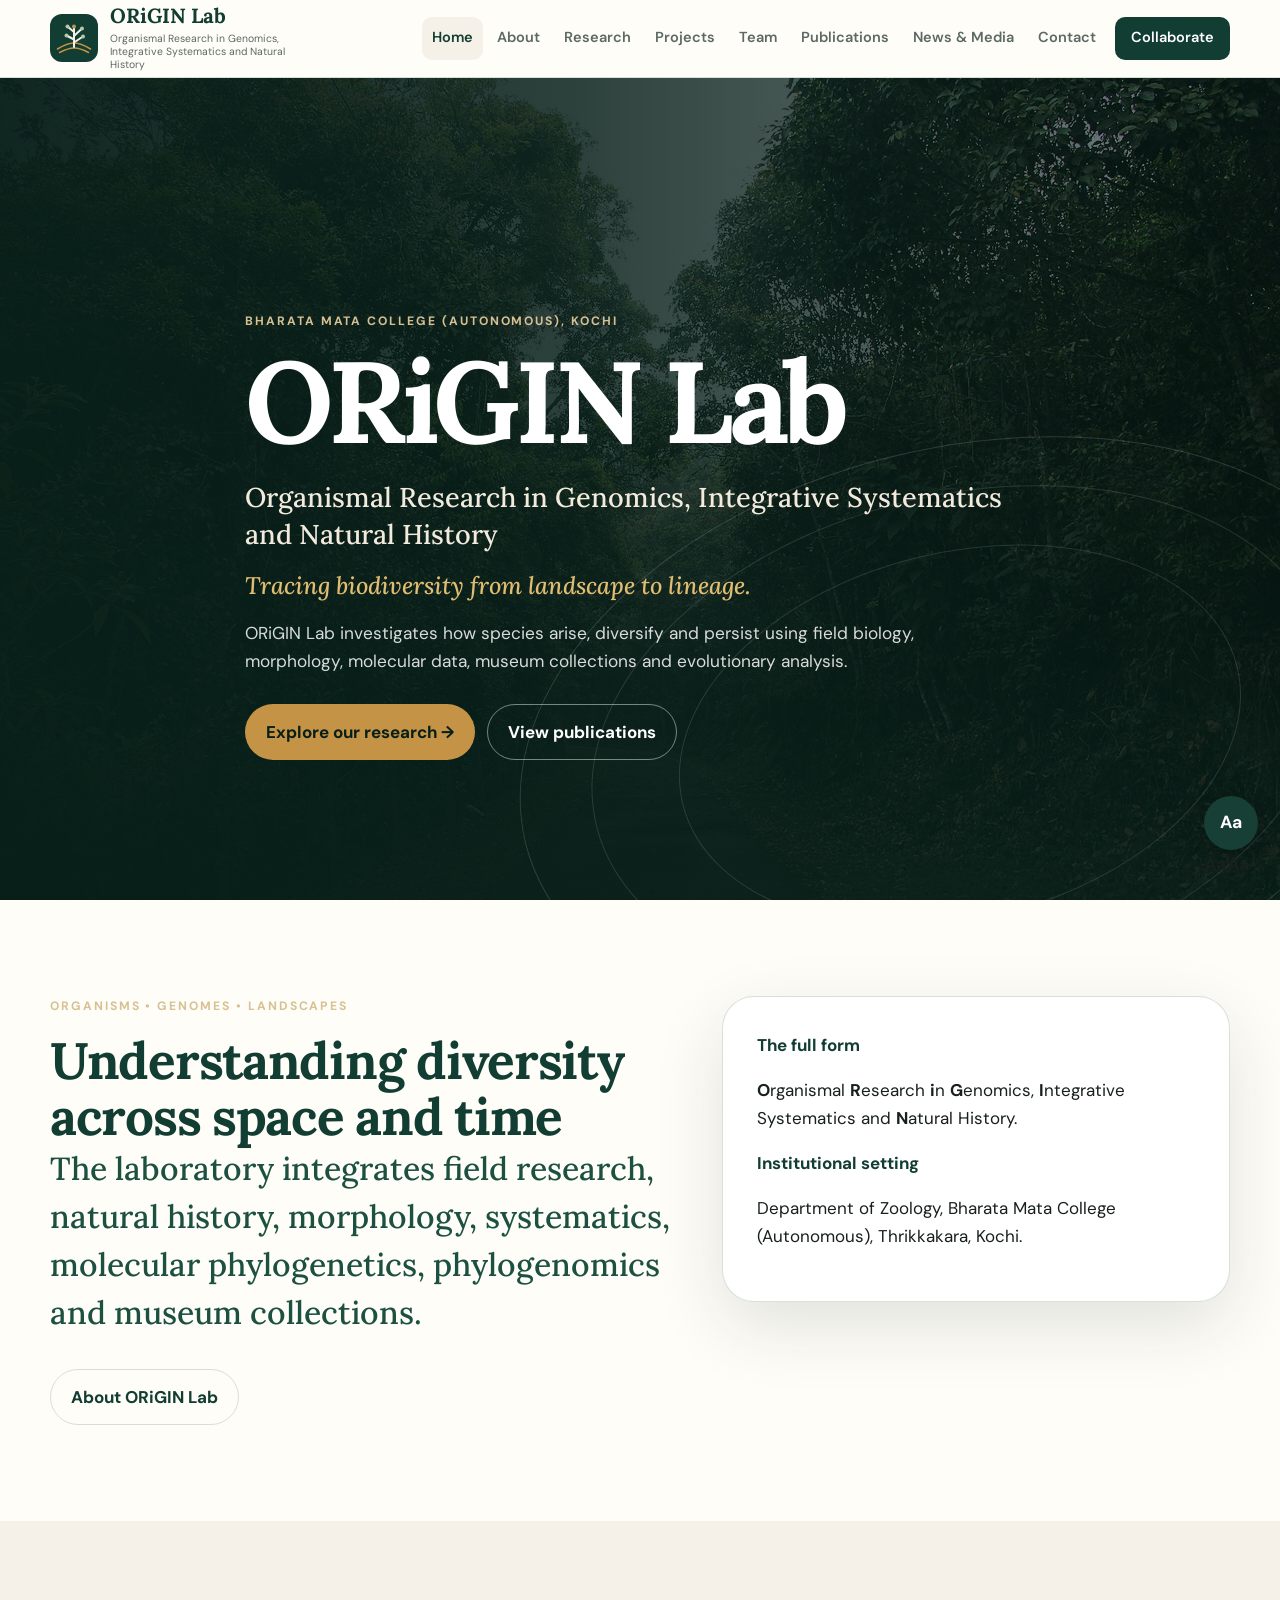
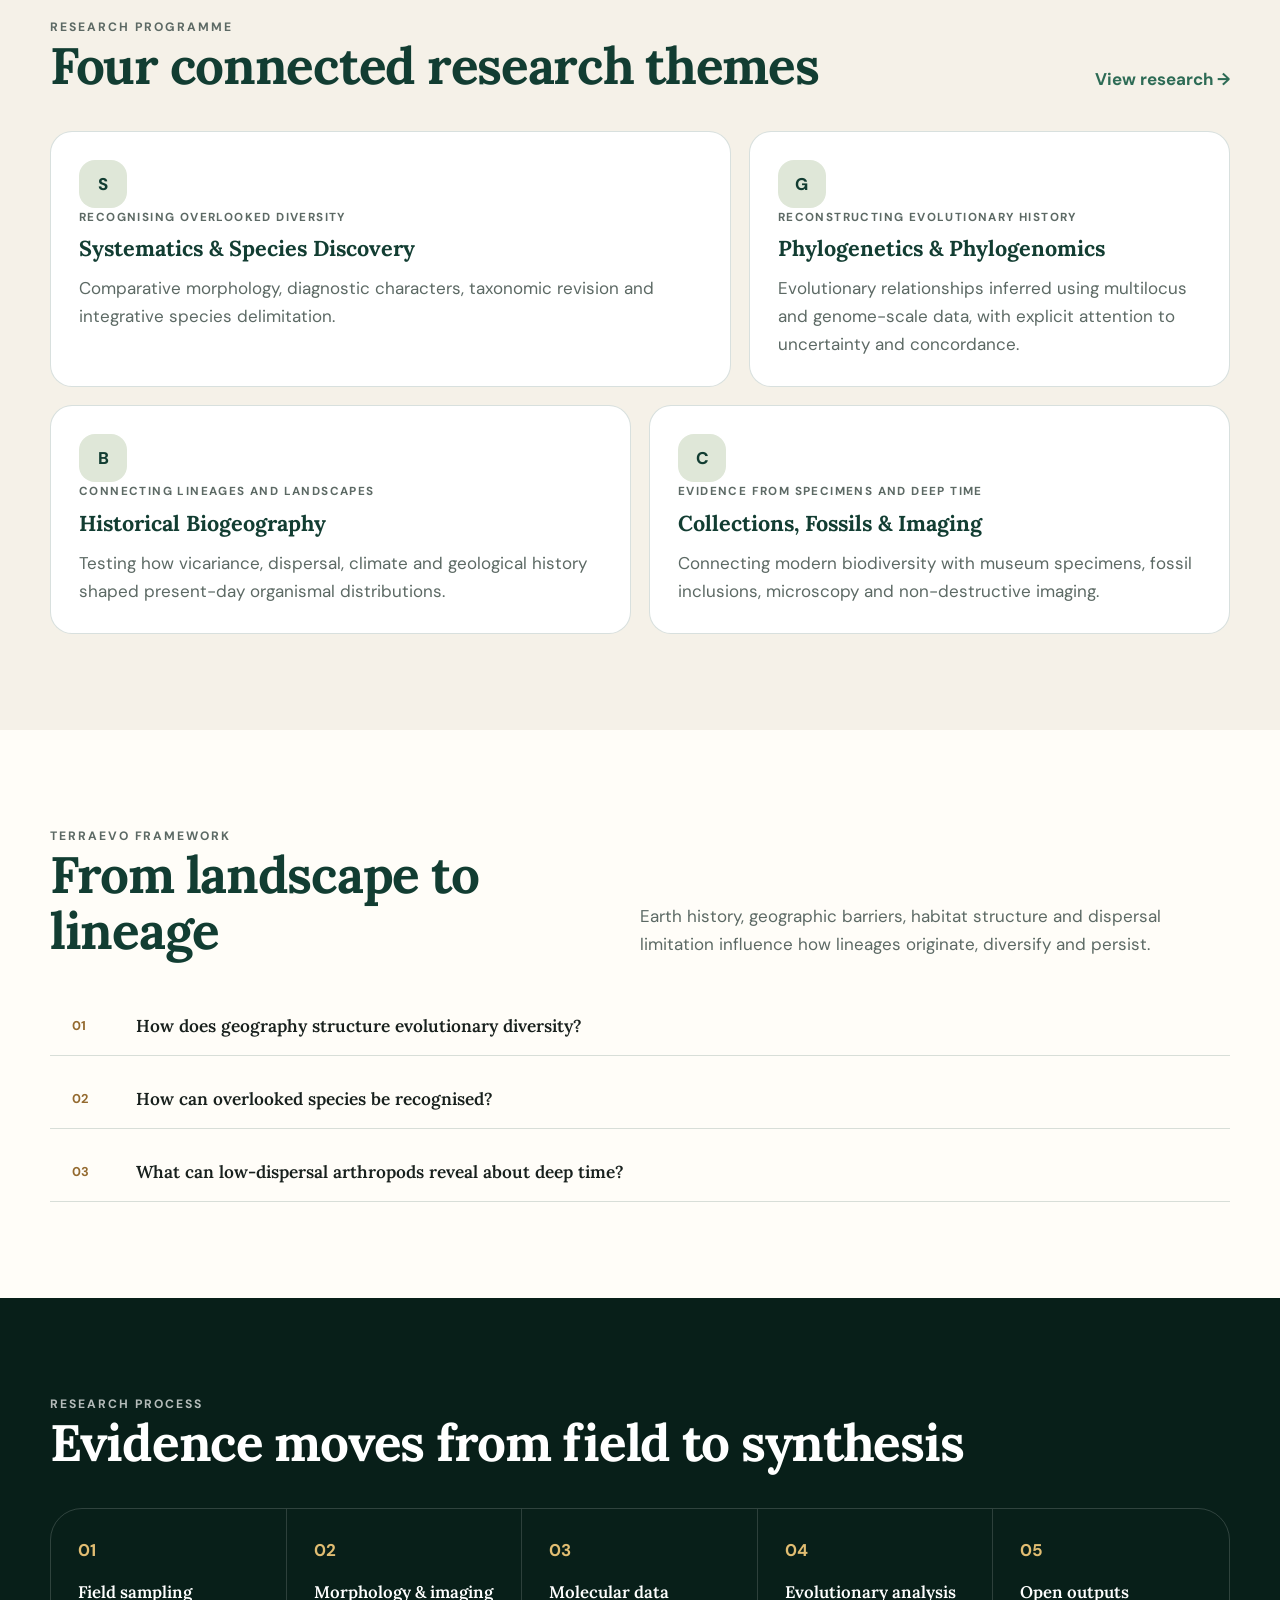
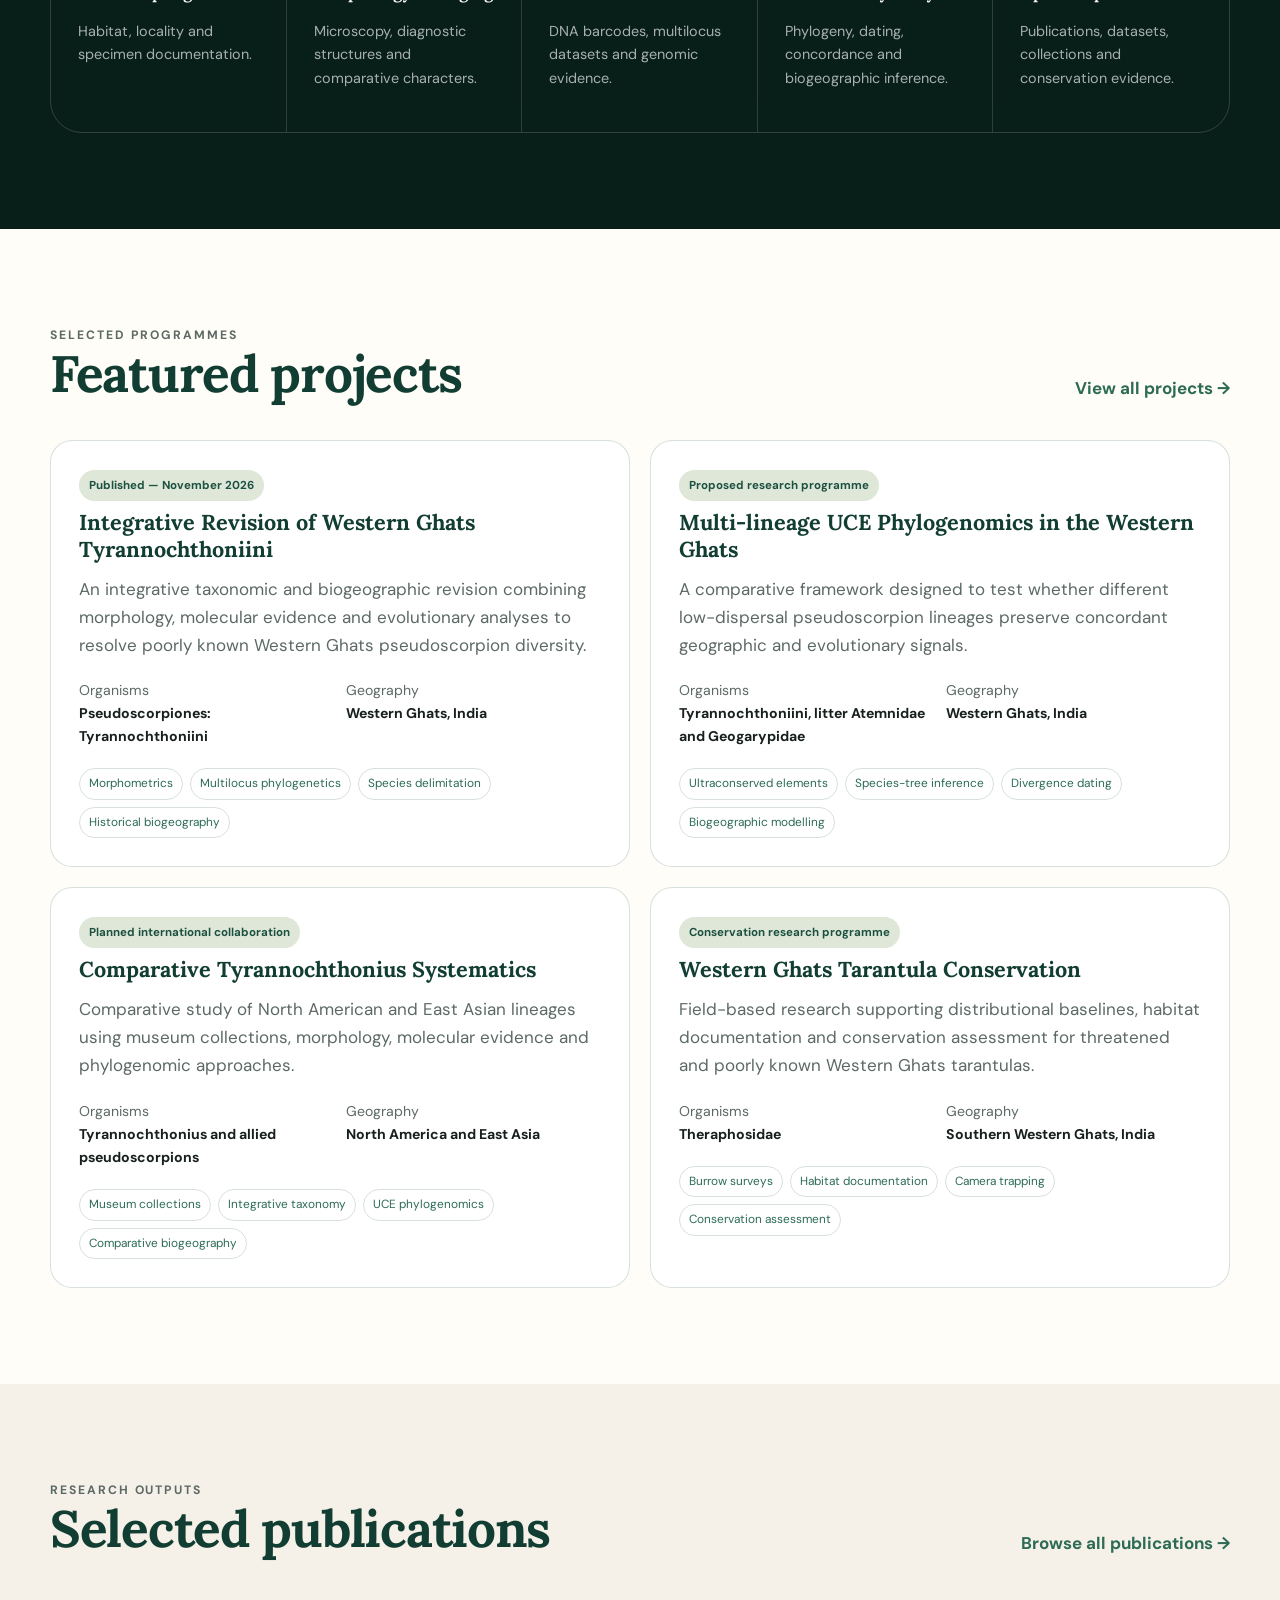
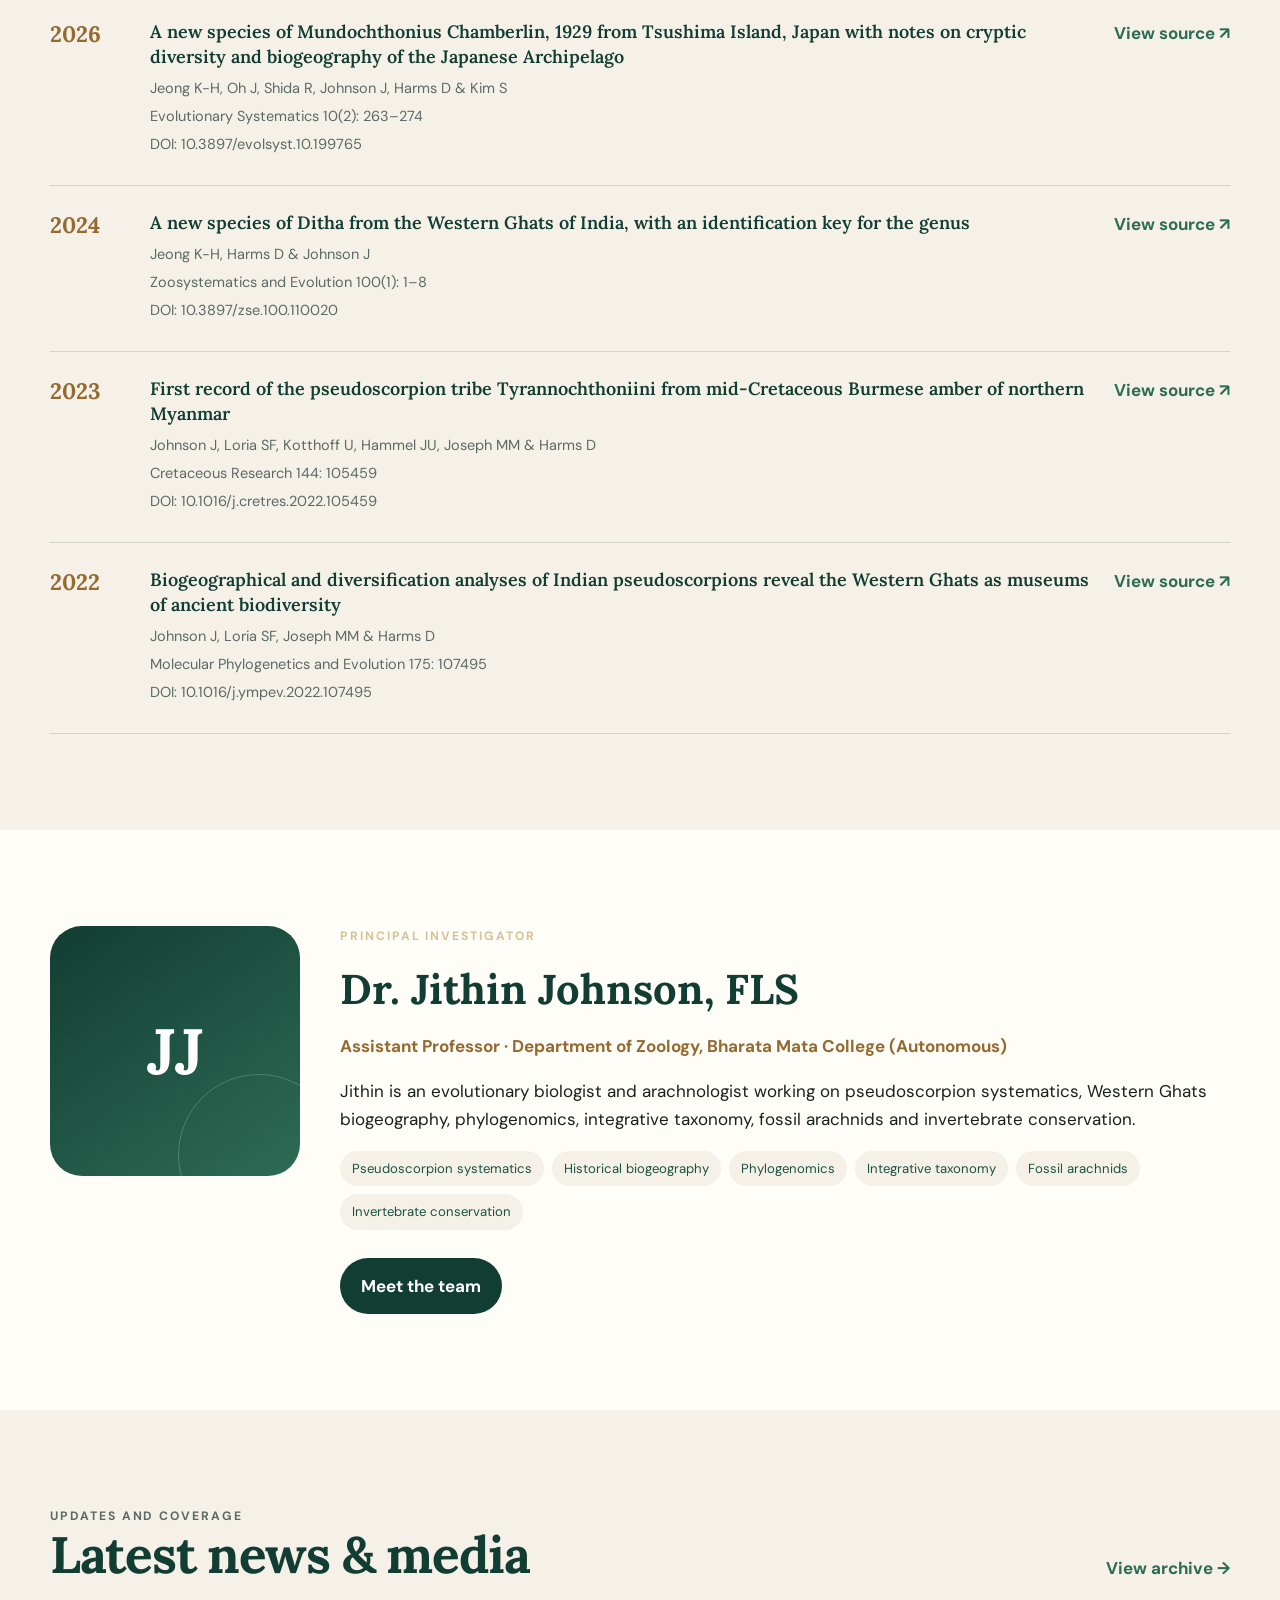
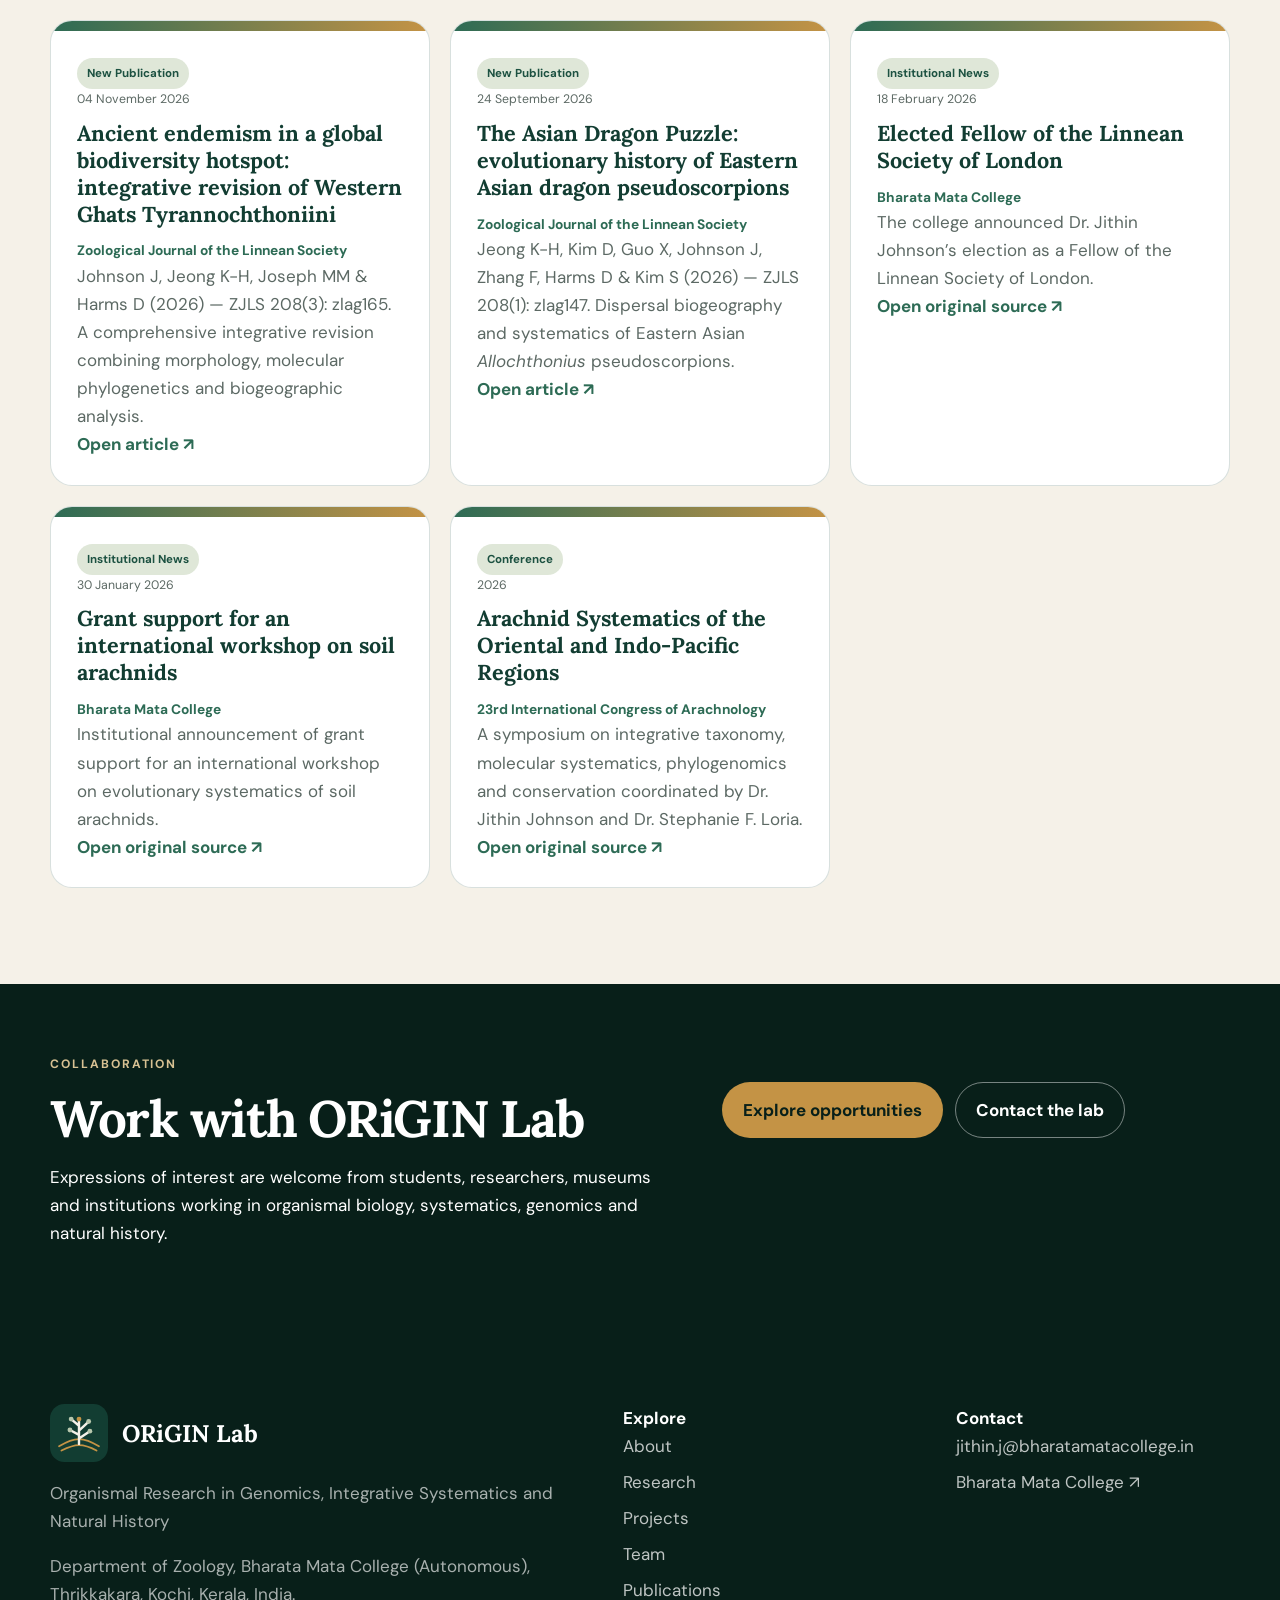
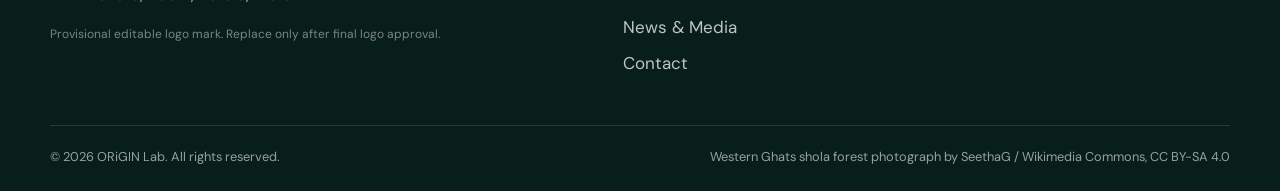
<file: index.html>
<!doctype html><html lang="en"><head><meta charset="utf-8"><meta name="viewport" content="width=device-width,initial-scale=1"><meta name="theme-color" content="#123d32"><title>ORiGIN Lab | Organismal Research in Genomics, Integrative Systematics and Natural History</title><meta name="description" content="ORiGIN Lab investigates how species arise, diversify and persist using field biology, morphology, molecular data, museum collections and evolutionary analysis."><meta name="author" content="Dr. Jithin Johnson, ORIGIN Lab"><meta name="keywords" content="ORiGIN Lab, ORIGIN Lab, Jithin Johnson, organismal biology, genomics, integrative systematics, natural history, Western Ghats, pseudoscorpions, arachnology, phylogenetics, biogeography"><meta property="og:title" content="ORiGIN Lab | Organismal Research in Genomics, Integrative Systematics and Natural History"><meta property="og:description" content="ORiGIN Lab investigates how species arise, diversify and persist using field biology, morphology, molecular data, museum collections and evolutionary analysis."><meta property="og:type" content="website"><meta property="og:image" content="assets/images/western-ghats-shola.jpg"><link rel="icon" href="assets/images/favicon.svg" type="image/svg+xml"><link rel="stylesheet" href="assets/css/styles.css"><link rel="stylesheet" href="assets/css/accessibility.css"><script type="application/ld+json">{"@context": "https://schema.org", "@type": "ResearchOrganization", "name": "ORIGIN Lab", "alternateName": "ORiGIN Lab", "description": "ORiGIN Lab investigates how species arise, diversify and persist using field biology, morphology, molecular data, museum collections and evolutionary analysis.", "parentOrganization": {"@type": "CollegeOrUniversity", "name": "Bharata Mata College (Autonomous)"}, "email": "jithin.j@bharatamatacollege.in", "address": {"@type": "PostalAddress", "addressLocality": "Kochi", "addressRegion": "Kerala", "postalCode": "682021", "addressCountry": "IN"}}</script></head><body><a class="skip-link" href="#main">Skip to main content</a>
<header class="site-header"><div class="container header-inner">
<a class="brand" href="index.html"><img src="assets/images/logo-provisional.svg" alt=""><span><span class="brand-name">ORiGIN Lab</span><span class="brand-full">Organismal Research in Genomics, Integrative Systematics and Natural History</span></span></a>
<nav class="nav" aria-label="Primary navigation"><a href="index.html" aria-current="page">Home</a><a href="about/index.html">About</a><a href="research/index.html">Research</a><a href="projects/index.html">Projects</a><a href="team/index.html">Team</a><a href="publications/index.html">Publications</a><a href="news-media/index.html">News &amp; Media</a><a href="contact/index.html">Contact</a><a class="nav-cta" href="opportunities/index.html">Collaborate</a></nav>
<button class="menu-button" type="button" aria-label="Open navigation" aria-expanded="false"><span></span><span></span><span></span></button>
</div></header><main id="main"><section class="hero"><img class="hero-bg" src="assets/images/western-ghats-shola.jpg" alt="Shola forest landscape in the Western Ghats"><div class="hero-lines"></div><div class="container hero-content"><p class="eyebrow">Bharata Mata College (Autonomous), Kochi</p><h1>ORiGIN Lab</h1><p class="hero-full">Organismal Research in Genomics, Integrative Systematics and Natural History</p><p class="hero-tagline">Tracing biodiversity from landscape to lineage.</p><p class="hero-description">ORiGIN Lab investigates how species arise, diversify and persist using field biology, morphology, molecular data, museum collections and evolutionary analysis.</p><div class="actions"><a class="button" href="research/index.html">Explore our research →</a><a class="button secondary" href="publications/index.html">View publications</a></div></div></section>
<section class="section"><div class="container intro-grid"><div class="reveal"><p class="eyebrow">Organisms • Genomes • Landscapes</p><h2 class="content-title">Understanding diversity across space and time</h2><p class="lede">The laboratory integrates field research, natural history, morphology, systematics, molecular phylogenetics, phylogenomics and museum collections.</p><a class="button ghost" href="about/index.html">About ORiGIN Lab</a></div><aside class="fact-panel reveal"><strong>The full form</strong><p><b>O</b>rganismal <b>R</b>esearch <b>i</b>n <b>G</b>enomics, <b>I</b>ntegrative Systematics and <b>N</b>atural History.</p><strong>Institutional setting</strong><p>Department of Zoology, Bharata Mata College (Autonomous), Thrikkakara, Kochi.</p></aside></div></section>
<section class="section cream"><div class="container"><div class="section-head"><div><p class="eyebrow">Research programme</p><h2>Four connected research themes</h2></div><a class="text-link" href="research/index.html">View research →</a></div><div class="bento"><article class="card reveal"><div class="card-icon">S</div><p class="card-kicker">Recognising overlooked diversity</p><h3>Systematics &amp; Species Discovery</h3><p>Comparative morphology, diagnostic characters, taxonomic revision and integrative species delimitation.</p></article><article class="card reveal"><div class="card-icon">G</div><p class="card-kicker">Reconstructing evolutionary history</p><h3>Phylogenetics &amp; Phylogenomics</h3><p>Evolutionary relationships inferred using multilocus and genome-scale data, with explicit attention to uncertainty and concordance.</p></article><article class="card reveal"><div class="card-icon">B</div><p class="card-kicker">Connecting lineages and landscapes</p><h3>Historical Biogeography</h3><p>Testing how vicariance, dispersal, climate and geological history shaped present-day organismal distributions.</p></article><article class="card reveal"><div class="card-icon">C</div><p class="card-kicker">Evidence from specimens and deep time</p><h3>Collections, Fossils &amp; Imaging</h3><p>Connecting modern biodiversity with museum specimens, fossil inclusions, microscopy and non-destructive imaging.</p></article></div></div></section>
<section class="section"><div class="container"><div class="section-head"><div><p class="eyebrow">TerraEvo framework</p><h2>From landscape to lineage</h2></div><p>Earth history, geographic barriers, habitat structure and dispersal limitation influence how lineages originate, diversify and persist.</p></div><div class="question-list"><div class="question reveal">How does geography structure evolutionary diversity?</div><div class="question reveal">How can overlooked species be recognised?</div><div class="question reveal">What can low-dispersal arthropods reveal about deep time?</div></div></div></section>
<section class="section dark"><div class="container"><div class="section-head"><div><p class="eyebrow">Research process</p><h2>Evidence moves from field to synthesis</h2></div></div><div class="workflow"><article class="reveal"><span class="number">01</span><h3>Field sampling</h3><p>Habitat, locality and specimen documentation.</p></article><article class="reveal"><span class="number">02</span><h3>Morphology &amp; imaging</h3><p>Microscopy, diagnostic structures and comparative characters.</p></article><article class="reveal"><span class="number">03</span><h3>Molecular data</h3><p>DNA barcodes, multilocus datasets and genomic evidence.</p></article><article class="reveal"><span class="number">04</span><h3>Evolutionary analysis</h3><p>Phylogeny, dating, concordance and biogeographic inference.</p></article><article class="reveal"><span class="number">05</span><h3>Open outputs</h3><p>Publications, datasets, collections and conservation evidence.</p></article></div></div></section>
<section class="section"><div class="container"><div class="section-head"><div><p class="eyebrow">Selected programmes</p><h2>Featured projects</h2></div><a class="text-link" href="projects/index.html">View all projects →</a></div><div class="grid grid-2"><article class="card reveal" data-filter-target="projects" data-category="Systematics"><span class="status">Published — November 2026</span><h3>Integrative Revision of Western Ghats Tyrannochthoniini</h3><p>An integrative taxonomic and biogeographic revision combining morphology, molecular evidence and evolutionary analyses to resolve poorly known Western Ghats pseudoscorpion diversity.</p><div class="project-meta"><div><span>Organisms</span><strong>Pseudoscorpiones: Tyrannochthoniini</strong></div><div><span>Geography</span><strong>Western Ghats, India</strong></div></div><div class="tags"><span class="tag">Morphometrics</span><span class="tag">Multilocus phylogenetics</span><span class="tag">Species delimitation</span><span class="tag">Historical biogeography</span></div></article><article class="card reveal" data-filter-target="projects" data-category="Genomics"><span class="status">Proposed research programme</span><h3>Multi-lineage UCE Phylogenomics in the Western Ghats</h3><p>A comparative framework designed to test whether different low-dispersal pseudoscorpion lineages preserve concordant geographic and evolutionary signals.</p><div class="project-meta"><div><span>Organisms</span><strong>Tyrannochthoniini, litter Atemnidae and Geogarypidae</strong></div><div><span>Geography</span><strong>Western Ghats, India</strong></div></div><div class="tags"><span class="tag">Ultraconserved elements</span><span class="tag">Species-tree inference</span><span class="tag">Divergence dating</span><span class="tag">Biogeographic modelling</span></div></article><article class="card reveal" data-filter-target="projects" data-category="Biogeography"><span class="status">Planned international collaboration</span><h3>Comparative Tyrannochthonius Systematics</h3><p>Comparative study of North American and East Asian lineages using museum collections, morphology, molecular evidence and phylogenomic approaches.</p><div class="project-meta"><div><span>Organisms</span><strong>Tyrannochthonius and allied pseudoscorpions</strong></div><div><span>Geography</span><strong>North America and East Asia</strong></div></div><div class="tags"><span class="tag">Museum collections</span><span class="tag">Integrative taxonomy</span><span class="tag">UCE phylogenomics</span><span class="tag">Comparative biogeography</span></div></article><article class="card reveal" data-filter-target="projects" data-category="Conservation"><span class="status">Conservation research programme</span><h3>Western Ghats Tarantula Conservation</h3><p>Field-based research supporting distributional baselines, habitat documentation and conservation assessment for threatened and poorly known Western Ghats tarantulas.</p><div class="project-meta"><div><span>Organisms</span><strong>Theraphosidae</strong></div><div><span>Geography</span><strong>Southern Western Ghats, India</strong></div></div><div class="tags"><span class="tag">Burrow surveys</span><span class="tag">Habitat documentation</span><span class="tag">Camera trapping</span><span class="tag">Conservation assessment</span></div></article></div></div></section>
<section class="section cream"><div class="container"><div class="section-head"><div><p class="eyebrow">Research outputs</p><h2>Selected publications</h2></div><a class="text-link" href="publications/index.html">Browse all publications →</a></div><article class="publication reveal" data-filter-target="publications" data-category="Systematics"><div class="pub-year">2026</div><div><h3>A new species of Mundochthonius Chamberlin, 1929 from Tsushima Island, Japan with notes on cryptic diversity and biogeography of the Japanese Archipelago</h3><p>Jeong K-H, Oh J, Shida R, Johnson J, Harms D &amp; Kim S</p><p>Evolutionary Systematics 10(2): 263–274</p><p>DOI: 10.3897/evolsyst.10.199765</p></div><a class="external" href="https://doi.org/10.3897/evolsyst.10.199765" target="_blank" rel="noopener noreferrer">View source ↗</a></article><article class="publication reveal" data-filter-target="publications" data-category="Systematics"><div class="pub-year">2024</div><div><h3>A new species of Ditha from the Western Ghats of India, with an identification key for the genus</h3><p>Jeong K-H, Harms D &amp; Johnson J</p><p>Zoosystematics and Evolution 100(1): 1–8</p><p>DOI: 10.3897/zse.100.110020</p></div><a class="external" href="https://doi.org/10.3897/zse.100.110020" target="_blank" rel="noopener noreferrer">View source ↗</a></article><article class="publication reveal" data-filter-target="publications" data-category="Fossils"><div class="pub-year">2023</div><div><h3>First record of the pseudoscorpion tribe Tyrannochthoniini from mid-Cretaceous Burmese amber of northern Myanmar</h3><p>Johnson J, Loria SF, Kotthoff U, Hammel JU, Joseph MM &amp; Harms D</p><p>Cretaceous Research 144: 105459</p><p>DOI: 10.1016/j.cretres.2022.105459</p></div><a class="external" href="https://doi.org/10.1016/j.cretres.2022.105459" target="_blank" rel="noopener noreferrer">View source ↗</a></article><article class="publication reveal" data-filter-target="publications" data-category="Biogeography"><div class="pub-year">2022</div><div><h3>Biogeographical and diversification analyses of Indian pseudoscorpions reveal the Western Ghats as museums of ancient biodiversity</h3><p>Johnson J, Loria SF, Joseph MM &amp; Harms D</p><p>Molecular Phylogenetics and Evolution 175: 107495</p><p>DOI: 10.1016/j.ympev.2022.107495</p></div><a class="external" href="https://doi.org/10.1016/j.ympev.2022.107495" target="_blank" rel="noopener noreferrer">View source ↗</a></article></div></section>
<section class="section"><div class="container profile"><div class="profile-visual reveal"><span>JJ</span></div><div class="reveal"><p class="eyebrow">Principal investigator</p><h2>Dr. Jithin Johnson, FLS</h2><p class="role">Assistant Professor · Department of Zoology, Bharata Mata College (Autonomous)</p><p>Jithin is an evolutionary biologist and arachnologist working on pseudoscorpion systematics, Western Ghats biogeography, phylogenomics, integrative taxonomy, fossil arachnids and invertebrate conservation.</p><ul class="pill-list"><li>Pseudoscorpion systematics</li><li>Historical biogeography</li><li>Phylogenomics</li><li>Integrative taxonomy</li><li>Fossil arachnids</li><li>Invertebrate conservation</li></ul><div class="actions"><a class="button dark" href="team/index.html">Meet the team</a></div></div></div></section>
<section class="section cream"><div class="container"><div class="section-head"><div><p class="eyebrow">Updates and coverage</p><h2>Latest news & media</h2></div><a class="text-link" href="news-media/index.html">View archive →</a></div><div class="grid grid-3"><article class="card news-card reveal" data-filter-target="news" data-category="New Publication"><div class="news-band"></div><div class="news-card-body"><span class="status">New Publication</span><p class="news-date">04 November 2026</p><h3>Ancient endemism in a global biodiversity hotspot: integrative revision of Western Ghats Tyrannochthoniini</h3><p class="publisher">Zoological Journal of the Linnean Society</p><p>Johnson J, Jeong K-H, Joseph MM &amp; Harms D (2026) — ZJLS 208(3): zlag165. A comprehensive integrative revision combining morphology, molecular phylogenetics and biogeographic analysis.</p><p><a class="text-link" href="https://doi.org/10.1093/zoolinnean/zlag165" target="_blank" rel="noopener noreferrer">Open article ↗</a></p></div></article><article class="card news-card reveal" data-filter-target="news" data-category="New Publication"><div class="news-band"></div><div class="news-card-body"><span class="status">New Publication</span><p class="news-date">24 September 2026</p><h3>The Asian Dragon Puzzle: evolutionary history of Eastern Asian dragon pseudoscorpions</h3><p class="publisher">Zoological Journal of the Linnean Society</p><p>Jeong K-H, Kim D, Guo X, Johnson J, Zhang F, Harms D &amp; Kim S (2026) — ZJLS 208(1): zlag147. Dispersal biogeography and systematics of Eastern Asian <em>Allochthonius</em> pseudoscorpions.</p><p><a class="text-link" href="https://doi.org/10.1093/zoolinnean/zlag147" target="_blank" rel="noopener noreferrer">Open article ↗</a></p></div></article><article class="card news-card reveal" data-filter-target="news" data-category="Institutional News"><div class="news-band"></div><div class="news-card-body"><span class="status">Institutional News</span><p class="news-date">18 February 2026</p><h3>Elected Fellow of the Linnean Society of London</h3><p class="publisher">Bharata Mata College</p><p>The college announced Dr. Jithin Johnson’s election as a Fellow of the Linnean Society of London.</p><p><a class="text-link" href="https://www.bharatamatacollege.in/our-happenings-detail/we-are-immensely-proud-to-announce-that-dr-jithin-johnson-assistant-professor-in-the-department-of-zoology-at-bharata-mata-college-has-been-elected-as-a-fellow-of-the-linnean-society-fls-of-london" target="_blank" rel="noopener noreferrer">Open original source ↗</a></p></div></article><article class="card news-card reveal" data-filter-target="news" data-category="Institutional News"><div class="news-band"></div><div class="news-card-body"><span class="status">Institutional News</span><p class="news-date">30 January 2026</p><h3>Grant support for an international workshop on soil arachnids</h3><p class="publisher">Bharata Mata College</p><p>Institutional announcement of grant support for an international workshop on evolutionary systematics of soil arachnids.</p><p><a class="text-link" href="https://www.bharatamatacollege.in/our-happenings-detail/congratulations-dr-jithin-johnson-for-winning-a-grant-of-2000-us-dollars" target="_blank" rel="noopener noreferrer">Open original source ↗</a></p></div></article><article class="card news-card reveal" data-filter-target="news" data-category="Conference"><div class="news-band"></div><div class="news-card-body"><span class="status">Conference</span><p class="news-date">2026</p><h3>Arachnid Systematics of the Oriental and Indo-Pacific Regions</h3><p class="publisher">23rd International Congress of Arachnology</p><p>A symposium on integrative taxonomy, molecular systematics, phylogenomics and conservation coordinated by Dr. Jithin Johnson and Dr. Stephanie F. Loria.</p><p><a class="text-link" href="https://www.ica2026.in/symposia.asp" target="_blank" rel="noopener noreferrer">Open original source ↗</a></p></div></article></div></div></section>
<section class="section dark compact"><div class="container intro-grid"><div><p class="eyebrow">Collaboration</p><h2 class="content-title">Work with ORiGIN Lab</h2><p>Expressions of interest are welcome from students, researchers, museums and institutions working in organismal biology, systematics, genomics and natural history.</p></div><div class="actions"><a class="button" href="opportunities/index.html">Explore opportunities</a><a class="button secondary" href="contact/index.html">Contact the lab</a></div></div></section></main><footer class="site-footer"><div class="container"><div class="footer-grid">
<div><div class="footer-brand"><img src="assets/images/logo-provisional.svg" alt=""><strong>ORiGIN Lab</strong></div><p class="footer-full">Organismal Research in Genomics, Integrative Systematics and Natural History</p><p class="footer-full">Department of Zoology, Bharata Mata College (Autonomous), Thrikkakara, Kochi, Kerala, India.</p><p class="provisional-note">Provisional editable logo mark. Replace only after final logo approval.</p></div>
<div><strong>Explore</strong><div class="footer-links"><a href="about/index.html">About</a><a href="research/index.html">Research</a><a href="projects/index.html">Projects</a><a href="team/index.html">Team</a><a href="publications/index.html">Publications</a><a href="news-media/index.html">News &amp; Media</a><a href="contact/index.html">Contact</a></div></div>
<div><strong>Contact</strong><div class="footer-links"><a href="mailto:jithin.j@bharatamatacollege.in">jithin.j@bharatamatacollege.in</a><a href="https://www.bharatamatacollege.in/" target="_blank" rel="noopener noreferrer">Bharata Mata College ↗</a></div></div>
</div><div class="footer-bottom"><span>© 2026 ORiGIN Lab. All rights reserved.</span><span>Western Ghats shola forest photograph by SeethaG / Wikimedia Commons, CC BY-SA 4.0</span></div></div></footer><script src="assets/js/main.js" defer></script><svg xmlns="http://www.w3.org/2000/svg" style="display:none" aria-hidden="true"><defs><filter id="origin-deuteranopia" x="0%" y="0%" width="100%" height="100%" color-interpolation-filters="sRGB"><feColorMatrix type="matrix" values="0.367 0.861 -0.228 0 0 0.280 0.673 0.047 0 0 -0.012 0.043 0.969 0 0 0 0 0 1 0"/></filter><filter id="origin-tritanopia" x="0%" y="0%" width="100%" height="100%" color-interpolation-filters="sRGB"><feColorMatrix type="matrix" values="1.256 -0.077 -0.179 0 0 -0.078 0.931 0.148 0 0 0.005 0.691 0.304 0 0 0 0 0 1 0"/></filter><filter id="origin-protanopia" x="0%" y="0%" width="100%" height="100%" color-interpolation-filters="sRGB"><feColorMatrix type="matrix" values="0.152 1.053 -0.205 0 0 0.115 0.786 0.099 0 0 0 0.143 0.857 0 0 0 0 0 1 0"/></filter><filter id="origin-protanomaly" x="0%" y="0%" width="100%" height="100%" color-interpolation-filters="sRGB"><feColorMatrix type="matrix" values="0.458 0.679 -0.137 0 0 0.092 0.857 0.051 0 0 -0.009 0.043 0.966 0 0 0 0 0 1 0"/></filter><filter id="origin-deuteranomaly" x="0%" y="0%" width="100%" height="100%" color-interpolation-filters="sRGB"><feColorMatrix type="matrix" values="0.547 0.607 -0.154 0 0 0.214 0.755 0.031 0 0 -0.008 0.028 0.980 0 0 0 0 0 1 0"/></filter><filter id="origin-tritanomaly" x="0%" y="0%" width="100%" height="100%" color-interpolation-filters="sRGB"><feColorMatrix type="matrix" values="1.000 0.099 -0.099 0 0 0 0.733 0.267 0 0 0 0.183 0.817 0 0 0 0 0 1 0"/></filter><filter id="origin-achromatopsia" x="0%" y="0%" width="100%" height="100%" color-interpolation-filters="sRGB"><feColorMatrix type="matrix" values="0.299 0.587 0.114 0 0 0.299 0.587 0.114 0 0 0.299 0.587 0.114 0 0 0 0 0 1 0"/></filter><filter id="origin-achromatomaly" x="0%" y="0%" width="100%" height="100%" color-interpolation-filters="sRGB"><feColorMatrix type="matrix" values="0.618 0.320 0.062 0 0 0.163 0.775 0.062 0 0 0.163 0.320 0.516 0 0 0 0 0 1 0"/></filter></defs></svg><div class="origin-access-widget"><button id="originAccessToggle" class="origin-access-toggle" aria-label="Open accessibility options" aria-expanded="false" aria-controls="originAccessPanel" title="Accessibility options"><span class="origin-access-icon" aria-hidden="true">Aa</span></button><div id="originAccessPanel" class="origin-access-panel" role="dialog" aria-label="Accessibility options" hidden><div class="origin-access-header"><span>Accessibility</span><button id="originAccessClose" class="origin-access-close" aria-label="Close">x</button></div><span class="origin-access-group-label">Text size</span><div class="origin-access-btn-row"><button id="originFontDecrease">A-</button><span class="origin-font-scale-val" id="originFontScaleVal">100%</span><button id="originFontIncrease">A+</button><button id="originFontReset" style="width:auto;padding:0 10px">Reset</button></div><span class="origin-access-group-label">Display</span><button id="originContrastToggle" aria-pressed="false">High contrast</button><button id="originDyslexiaToggle" aria-pressed="false">Dyslexia-friendly font</button><button id="originMotionToggle" aria-pressed="false">Reduce animations</button><button id="originCursorToggle" aria-pressed="false">Large cursor</button><button id="originHighlightToggle" aria-pressed="false">Highlight links</button><span class="origin-access-group-label">Colour blindness profile</span><select id="originColourProfile" aria-label="Select colour blindness profile"><option value="default">Default colours</option><option value="protanopia">Protanopia (red-blind)</option><option value="deuteranopia">Deuteranopia (green-blind)</option><option value="tritanopia">Tritanopia (blue-blind)</option><option value="protanomaly">Protanomaly (weak red)</option><option value="deuteranomaly">Deuteranomaly (weak green)</option><option value="tritanomaly">Tritanomaly (weak blue)</option><option value="achromatopsia">Achromatopsia (colourblind)</option><option value="achromatomaly">Achromatomaly (colourblind)</option></select><button id="originAccessReset">Reset all to default</button><small class="origin-access-note">Settings saved in this browser only. No data is sent to the server.</small></div></div" class="origin-access-toggle" aria-label="Open accessibility options" aria-expanded="false" aria-controls="originAccessPanel" title="Accessibility options"><span class="origin-access-icon" aria-hidden="true">Aa</span></button><div id="originAccessPanel" class="origin-access-panel" role="dialog" aria-label="Accessibility options" hidden><div class="origin-access-header"><span>Accessibility</span><button id="originAccessClose" class="origin-access-close" aria-label="Close">x</button></div><span class="origin-access-group-label">Text size</span><div class="origin-access-btn-row"><button id="originFontDecrease">A-</button><span class="origin-font-scale-val" id="originFontScaleVal">100%</span><button id="originFontIncrease">A+</button><button id="originFontReset" style="width:auto;padding:0 10px">Reset</button></div><span class="origin-access-group-label">Display</span><button id="originContrastToggle" aria-pressed="false">High contrast</button><button id="originDyslexiaToggle" aria-pressed="false">Dyslexia-friendly font</button><button id="originMotionToggle" aria-pressed="false">Reduce animations</button><button id="originCursorToggle" aria-pressed="false">Large cursor</button><button id="originHighlightToggle" aria-pressed="false">Highlight links</button><span class="origin-access-group-label">Colour blindness profile</span><select id="originColourProfile" aria-label="Select colour blindness profile"><option value="default">Default colours</option><option value="protanopia">Protanopia (red-blind)</option><option value="deuteranopia">Deuteranopia (green-blind)</option><option value="tritanopia">Tritanopia (blue-blind)</option><option value="protanomaly">Protanomaly (weak red)</option><option value="deuteranomaly">Deuteranomaly (weak green)</option><option value="tritanomaly">Tritanomaly (weak blue)</option><option value="achromatopsia">Achromatopsia (colourblind)</option><option value="achromatomaly">Achromatomaly (colourblind)</option></select><button id="originAccessReset">Reset all to default</button><small class="origin-access-note">Settings saved in this browser only. No data is sent to the server.</small></div></div" class="origin-access-toggle" aria-label="Open accessibility options" aria-expanded="false" aria-controls="originAccessPanel" title="Accessibility options"><span class="origin-access-icon" aria-hidden="true">Aa</span></button><div id="originAccessPanel" class="origin-access-panel" role="dialog" aria-label="Accessibility options" hidden><div class="origin-access-header"><span>Accessibility</span><button id="originAccessClose" class="origin-access-close" aria-label="Close">x</button></div><span class="origin-access-group-label">Text size</span><div class="origin-access-btn-row"><button id="originFontDecrease">A-</button><span class="origin-font-scale-val" id="originFontScaleVal">100%</span><button id="originFontIncrease">A+</button><button id="originFontReset" style="width:auto;padding:0 10px">Reset</button></div><span class="origin-access-group-label">Display</span><button id="originContrastToggle" aria-pressed="false">High contrast</button><span class="origin-access-group-label">Colour profile</span><select id="originColourProfile"><option value="default">Default colours</option><option value="deuteranopia">Red-green friendly</option><option value="tritanopia">Blue-yellow friendly</option><option value="grayscale">Greyscale</option></select><button id="originAccessReset">Reset to default</button><small class="origin-access-note">Settings saved in this browser only.</small></div></div><script src="assets/js/accessibility.js" defer></script></body></html>
</file>
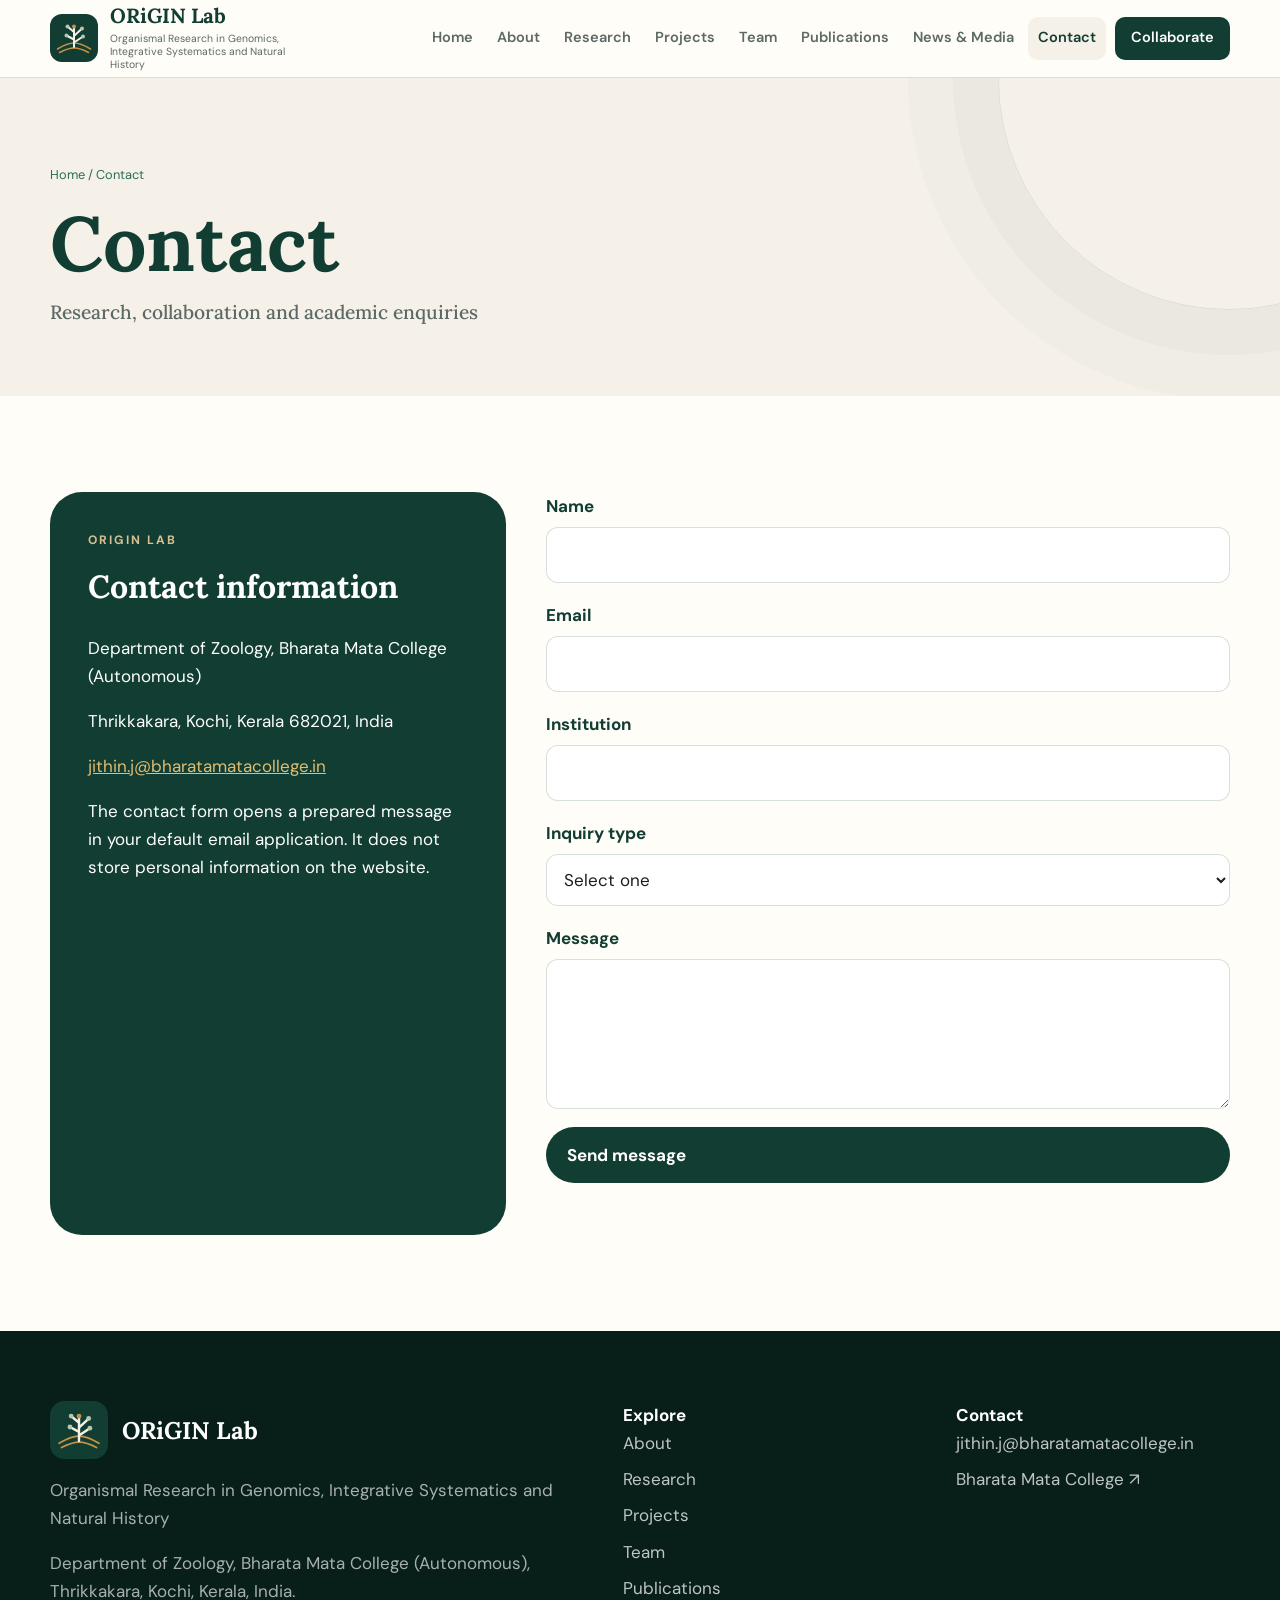
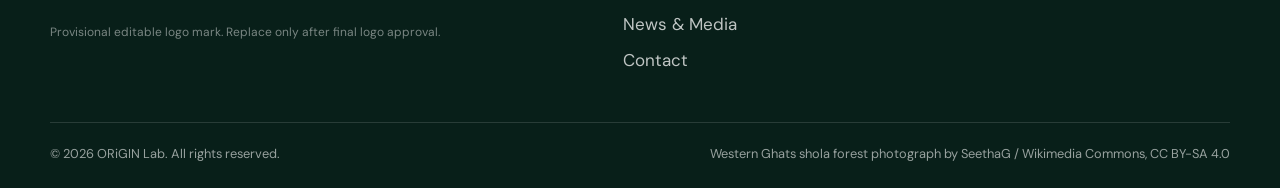
<file: contact/index.html>
<!doctype html><html lang="en"><head><meta charset="utf-8"><meta name="viewport" content="width=device-width,initial-scale=1"><meta name="theme-color" content="#123d32"><title>Contact | ORiGIN Lab</title><meta name="description" content="Contact Dr. Jithin Johnson and ORiGIN Lab at Bharata Mata College, Kochi."><meta name="author" content="Dr. Jithin Johnson, ORIGIN Lab"><meta name="keywords" content="ORiGIN Lab, ORIGIN Lab, Jithin Johnson, organismal biology, genomics, integrative systematics, natural history, Western Ghats, pseudoscorpions, arachnology, phylogenetics, biogeography"><meta property="og:title" content="Contact | ORiGIN Lab"><meta property="og:description" content="Contact Dr. Jithin Johnson and ORiGIN Lab at Bharata Mata College, Kochi."><meta property="og:type" content="website"><meta property="og:image" content="../assets/images/western-ghats-shola.jpg"><link rel="icon" href="../assets/images/favicon.svg" type="image/svg+xml"><link rel="stylesheet" href="../assets/css/styles.css"><script type="application/ld+json">{"@context": "https://schema.org", "@type": "ResearchOrganization", "name": "ORIGIN Lab", "alternateName": "ORiGIN Lab", "description": "Contact Dr. Jithin Johnson and ORiGIN Lab at Bharata Mata College, Kochi.", "parentOrganization": {"@type": "CollegeOrUniversity", "name": "Bharata Mata College (Autonomous)"}, "email": "jithin.j@bharatamatacollege.in", "address": {"@type": "PostalAddress", "addressLocality": "Kochi", "addressRegion": "Kerala", "postalCode": "682021", "addressCountry": "IN"}}</script></head><body><a class="skip-link" href="#main">Skip to main content</a>
<header class="site-header"><div class="container header-inner">
<a class="brand" href="../index.html"><img src="../assets/images/logo-provisional.svg" alt=""><span><span class="brand-name">ORiGIN Lab</span><span class="brand-full">Organismal Research in Genomics, Integrative Systematics and Natural History</span></span></a>
<nav class="nav" aria-label="Primary navigation"><a href="../index.html">Home</a><a href="../about/index.html">About</a><a href="../research/index.html">Research</a><a href="../projects/index.html">Projects</a><a href="../team/index.html">Team</a><a href="../publications/index.html">Publications</a><a href="../news-media/index.html">News &amp; Media</a><a href="../contact/index.html" aria-current="page">Contact</a><a class="nav-cta" href="../opportunities/index.html">Collaborate</a></nav>
<button class="menu-button" type="button" aria-label="Open navigation" aria-expanded="false"><span></span><span></span><span></span></button>
</div></header><main id="main"><section class="page-hero"><div class="container"><div class="breadcrumbs"><a href="../index.html">Home</a> / Contact</div><h1>Contact</h1><p>Research, collaboration and academic enquiries</p></div></section><section class="section"><div class="container contact-layout"><aside class="contact-card"><p class="eyebrow">ORiGIN Lab</p><h2>Contact information</h2><p>Department of Zoology, Bharata Mata College (Autonomous)</p><p>Thrikkakara, Kochi, Kerala 682021, India</p><p><a href="mailto:jithin.j@bharatamatacollege.in">jithin.j@bharatamatacollege.in</a></p><p>The contact form opens a prepared message in your default email application. It does not store personal information on the website.</p></aside><form class="form" id="contact-form"><div class="field"><label for="name">Name</label><input id="name" name="name" autocomplete="name" required></div><div class="field"><label for="email">Email</label><input id="email" name="email" type="email" autocomplete="email" required></div><div class="field"><label for="institution">Institution</label><input id="institution" name="institution" autocomplete="organization"></div><div class="field"><label for="inquiry">Inquiry type</label><select id="inquiry" name="inquiry_type" required><option value="">Select one</option><option>Research collaboration</option><option>Prospective research student</option><option>Field or museum work</option><option>Media inquiry</option><option>Institutional communication</option><option>Other</option></select></div><div class="field"><label for="message">Message</label><textarea id="message" name="message" required></textarea></div><div class="field" style="position:absolute;left:-9999px;" aria-hidden="true"><label for="website">Leave this field empty</label><input id="website" name="website" tabindex="-1" autocomplete="off"></div><button class="button dark" type="submit">Send message</button><p class="form-status" role="status" aria-live="polite"></p></form></div></section></main><footer class="site-footer"><div class="container"><div class="footer-grid">
<div><div class="footer-brand"><img src="../assets/images/logo-provisional.svg" alt=""><strong>ORiGIN Lab</strong></div><p class="footer-full">Organismal Research in Genomics, Integrative Systematics and Natural History</p><p class="footer-full">Department of Zoology, Bharata Mata College (Autonomous), Thrikkakara, Kochi, Kerala, India.</p><p class="provisional-note">Provisional editable logo mark. Replace only after final logo approval.</p></div>
<div><strong>Explore</strong><div class="footer-links"><a href="../about/index.html">About</a><a href="../research/index.html">Research</a><a href="../projects/index.html">Projects</a><a href="../team/index.html">Team</a><a href="../publications/index.html">Publications</a><a href="../news-media/index.html">News &amp; Media</a><a href="../contact/index.html">Contact</a></div></div>
<div><strong>Contact</strong><div class="footer-links"><a href="mailto:jithin.j@bharatamatacollege.in">jithin.j@bharatamatacollege.in</a><a href="https://www.bharatamatacollege.in/" target="_blank" rel="noopener noreferrer">Bharata Mata College ↗</a></div></div>
</div><div class="footer-bottom"><span>© 2026 ORiGIN Lab. All rights reserved.</span><span>Western Ghats shola forest photograph by SeethaG / Wikimedia Commons, CC BY-SA 4.0</span></div></div></footer><script src="../assets/js/main.js" defer></script></body></html>
</file>
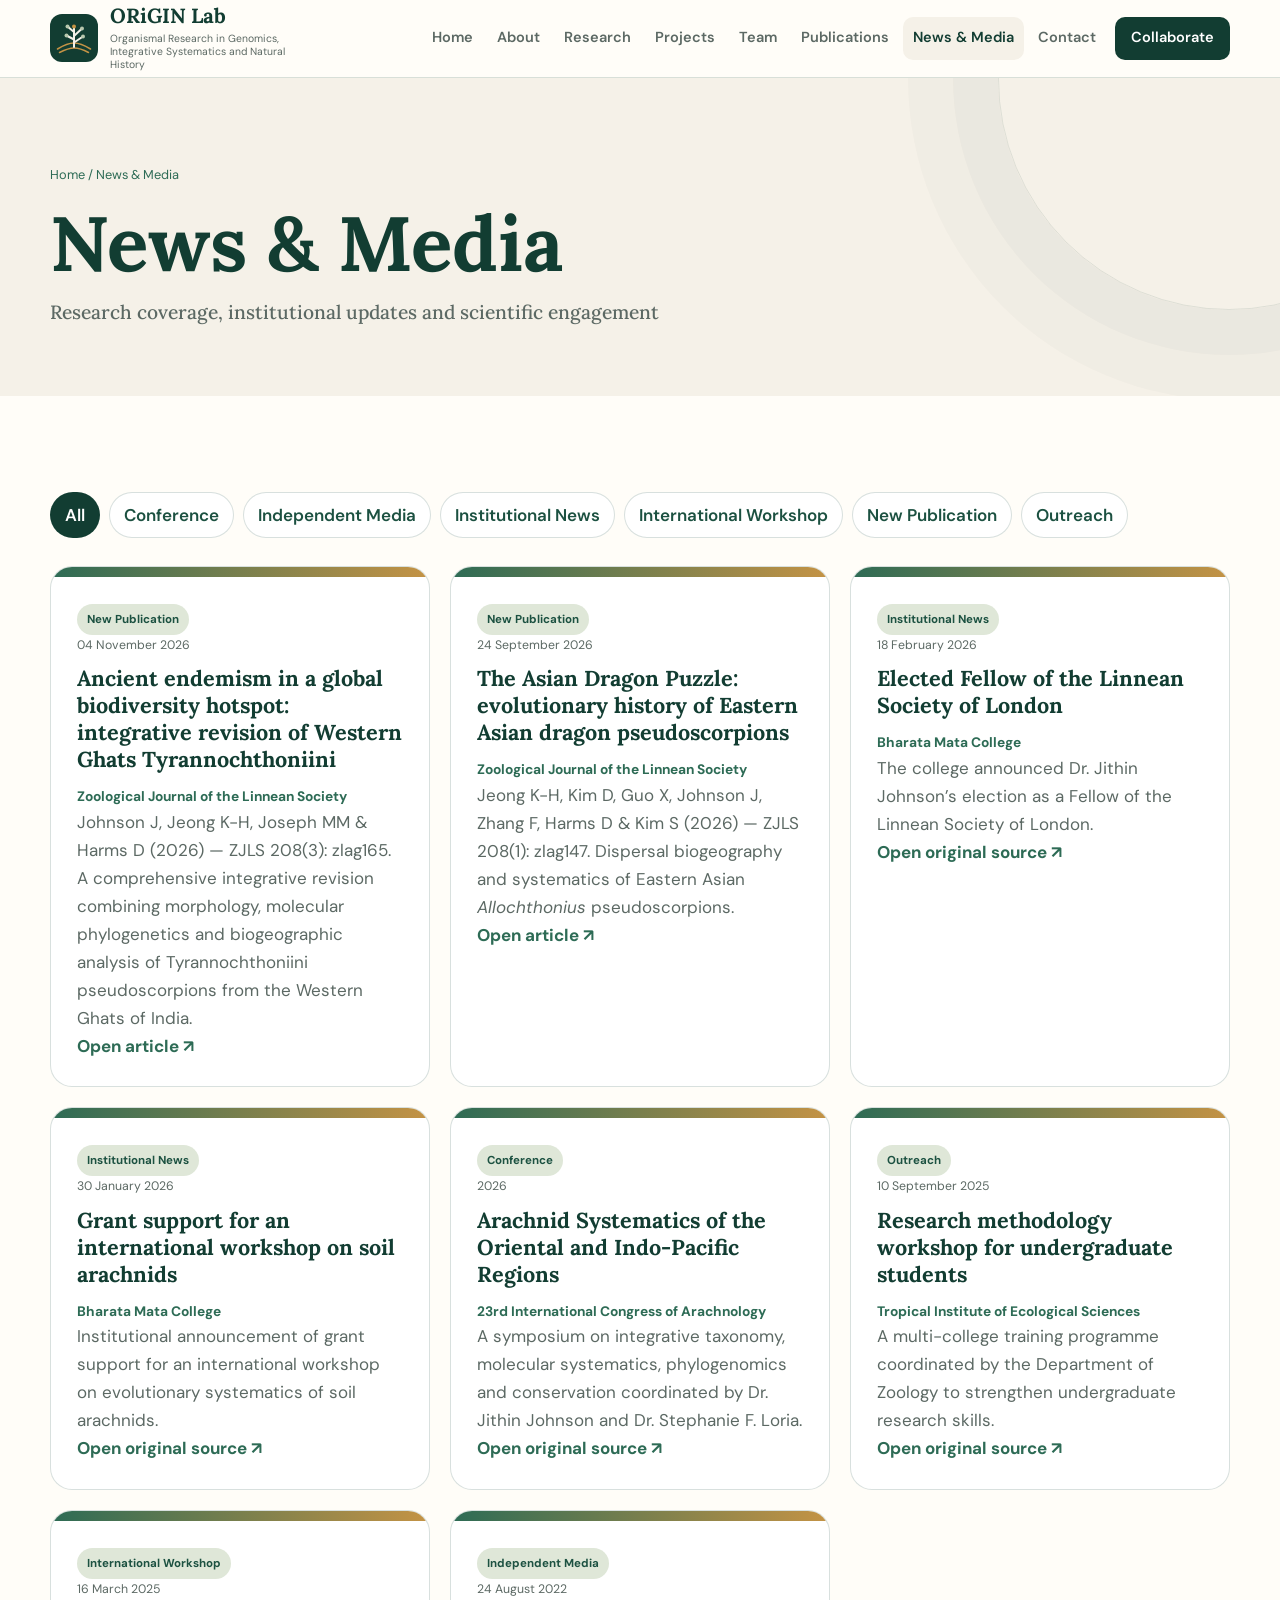
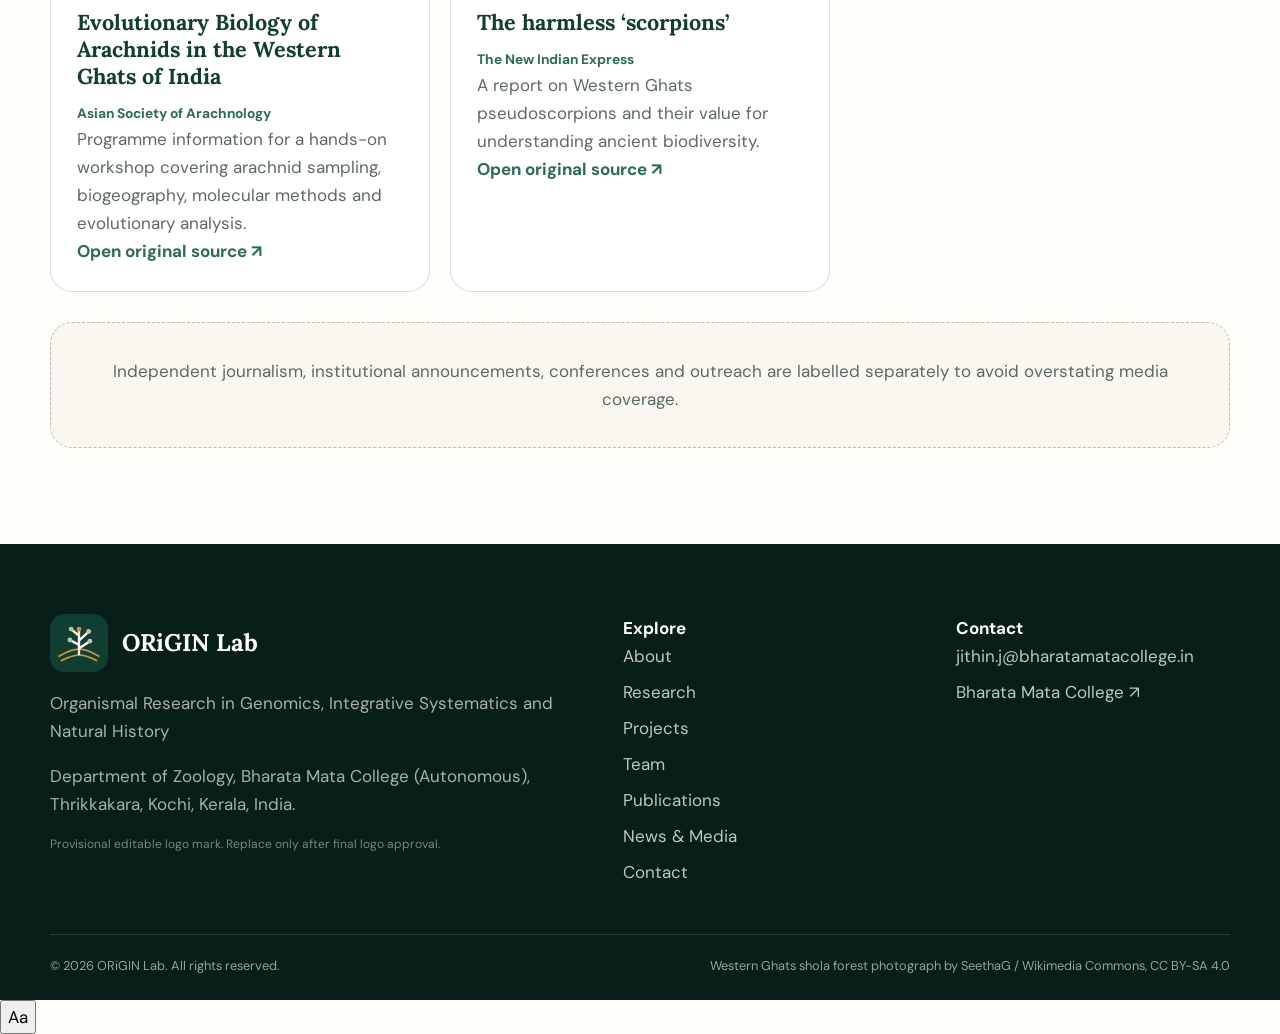
<file: news-media/index.html>
<!doctype html><html lang="en"><head><meta charset="utf-8"><meta name="viewport" content="width=device-width,initial-scale=1"><meta name="theme-color" content="#123d32"><title>News &amp; Media | ORiGIN Lab</title><meta name="description" content="News coverage, institutional announcements, workshops, conferences and outreach."><meta name="author" content="Dr. Jithin Johnson, ORIGIN Lab"><meta name="keywords" content="ORiGIN Lab, ORIGIN Lab, Jithin Johnson, organismal biology, genomics, integrative systematics, natural history, Western Ghats, pseudoscorpions, arachnology, phylogenetics, biogeography"><meta property="og:title" content="News &amp; Media | ORiGIN Lab"><meta property="og:description" content="News coverage, institutional announcements, workshops, conferences and outreach."><meta property="og:type" content="website"><meta property="og:image" content="../assets/images/western-ghats-shola.jpg"><link rel="icon" href="../assets/images/favicon.svg" type="image/svg+xml"><link rel="stylesheet" href="../assets/css/styles.css"><script type="application/ld+json">{"@context": "https://schema.org", "@type": "ResearchOrganization", "name": "ORIGIN Lab", "alternateName": "ORiGIN Lab", "description": "News coverage, institutional announcements, workshops, conferences and outreach.", "parentOrganization": {"@type": "CollegeOrUniversity", "name": "Bharata Mata College (Autonomous)"}, "email": "jithin.j@bharatamatacollege.in", "address": {"@type": "PostalAddress", "addressLocality": "Kochi", "addressRegion": "Kerala", "postalCode": "682021", "addressCountry": "IN"}}</script></head><body><a class="skip-link" href="#main">Skip to main content</a>
<header class="site-header"><div class="container header-inner">
<a class="brand" href="../index.html"><img src="../assets/images/logo-provisional.svg" alt=""><span><span class="brand-name">ORiGIN Lab</span><span class="brand-full">Organismal Research in Genomics, Integrative Systematics and Natural History</span></span></a>
<nav class="nav" aria-label="Primary navigation"><a href="../index.html">Home</a><a href="../about/index.html">About</a><a href="../research/index.html">Research</a><a href="../projects/index.html">Projects</a><a href="../team/index.html">Team</a><a href="../publications/index.html">Publications</a><a href="../news-media/index.html" aria-current="page">News &amp; Media</a><a href="../contact/index.html">Contact</a><a class="nav-cta" href="../opportunities/index.html">Collaborate</a></nav>
<button class="menu-button" type="button" aria-label="Open navigation" aria-expanded="false"><span></span><span></span><span></span></button>
</div></header><main id="main"><section class="page-hero"><div class="container"><div class="breadcrumbs"><a href="../index.html">Home</a> / News &amp; Media</div><h1>News &amp; Media</h1><p>Research coverage, institutional updates and scientific engagement</p></div></section><section class="section"><div class="container"><div class="filters" data-filter-group="news"><button class="filter active" data-filter="All" type="button">All</button><button class="filter" data-filter="Conference" type="button">Conference</button><button class="filter" data-filter="Independent Media" type="button">Independent Media</button><button class="filter" data-filter="Institutional News" type="button">Institutional News</button><button class="filter" data-filter="International Workshop" type="button">International Workshop</button><button class="filter" data-filter="New Publication" type="button">New Publication</button><button class="filter" data-filter="Outreach" type="button">Outreach</button></div><div class="grid grid-3"><article class="card news-card reveal" data-filter-target="news" data-category="New Publication"><div class="news-band"></div><div class="news-card-body"><span class="status">New Publication</span><p class="news-date">04 November 2026</p><h3>Ancient endemism in a global biodiversity hotspot: integrative revision of Western Ghats Tyrannochthoniini</h3><p class="publisher">Zoological Journal of the Linnean Society</p><p>Johnson J, Jeong K-H, Joseph MM &amp; Harms D (2026) — ZJLS 208(3): zlag165. A comprehensive integrative revision combining morphology, molecular phylogenetics and biogeographic analysis of Tyrannochthoniini pseudoscorpions from the Western Ghats of India.</p><p><a class="text-link" href="https://doi.org/10.1093/zoolinnean/zlag165" target="_blank" rel="noopener noreferrer">Open article ↗</a></p></div></article><article class="card news-card reveal" data-filter-target="news" data-category="New Publication"><div class="news-band"></div><div class="news-card-body"><span class="status">New Publication</span><p class="news-date">24 September 2026</p><h3>The Asian Dragon Puzzle: evolutionary history of Eastern Asian dragon pseudoscorpions</h3><p class="publisher">Zoological Journal of the Linnean Society</p><p>Jeong K-H, Kim D, Guo X, Johnson J, Zhang F, Harms D &amp; Kim S (2026) — ZJLS 208(1): zlag147. Dispersal biogeography and systematics of Eastern Asian <em>Allochthonius</em> pseudoscorpions.</p><p><a class="text-link" href="https://doi.org/10.1093/zoolinnean/zlag147" target="_blank" rel="noopener noreferrer">Open article ↗</a></p></div></article><article class="card news-card reveal" data-filter-target="news" data-category="Institutional News"><div class="news-band"></div><div class="news-card-body"><span class="status">Institutional News</span><p class="news-date">18 February 2026</p><h3>Elected Fellow of the Linnean Society of London</h3><p class="publisher">Bharata Mata College</p><p>The college announced Dr. Jithin Johnson’s election as a Fellow of the Linnean Society of London.</p><p><a class="text-link" href="https://www.bharatamatacollege.in/our-happenings-detail/we-are-immensely-proud-to-announce-that-dr-jithin-johnson-assistant-professor-in-the-department-of-zoology-at-bharata-mata-college-has-been-elected-as-a-fellow-of-the-linnean-society-fls-of-london" target="_blank" rel="noopener noreferrer">Open original source ↗</a></p></div></article><article class="card news-card reveal" data-filter-target="news" data-category="Institutional News"><div class="news-band"></div><div class="news-card-body"><span class="status">Institutional News</span><p class="news-date">30 January 2026</p><h3>Grant support for an international workshop on soil arachnids</h3><p class="publisher">Bharata Mata College</p><p>Institutional announcement of grant support for an international workshop on evolutionary systematics of soil arachnids.</p><p><a class="text-link" href="https://www.bharatamatacollege.in/our-happenings-detail/congratulations-dr-jithin-johnson-for-winning-a-grant-of-2000-us-dollars" target="_blank" rel="noopener noreferrer">Open original source ↗</a></p></div></article><article class="card news-card reveal" data-filter-target="news" data-category="Conference"><div class="news-band"></div><div class="news-card-body"><span class="status">Conference</span><p class="news-date">2026</p><h3>Arachnid Systematics of the Oriental and Indo-Pacific Regions</h3><p class="publisher">23rd International Congress of Arachnology</p><p>A symposium on integrative taxonomy, molecular systematics, phylogenomics and conservation coordinated by Dr. Jithin Johnson and Dr. Stephanie F. Loria.</p><p><a class="text-link" href="https://www.ica2026.in/symposia.asp" target="_blank" rel="noopener noreferrer">Open original source ↗</a></p></div></article><article class="card news-card reveal" data-filter-target="news" data-category="Outreach"><div class="news-band"></div><div class="news-card-body"><span class="status">Outreach</span><p class="news-date">10 September 2025</p><h3>Research methodology workshop for undergraduate students</h3><p class="publisher">Tropical Institute of Ecological Sciences</p><p>A multi-college training programme coordinated by the Department of Zoology to strengthen undergraduate research skills.</p><p><a class="text-link" href="https://www.ties.org.in/News/ResearchMethodologyWorkshopatBharataMataCollege-Autonomous--Thrikkakara-Ernakulam" target="_blank" rel="noopener noreferrer">Open original source ↗</a></p></div></article><article class="card news-card reveal" data-filter-target="news" data-category="International Workshop"><div class="news-band"></div><div class="news-card-body"><span class="status">International Workshop</span><p class="news-date">16 March 2025</p><h3>Evolutionary Biology of Arachnids in the Western Ghats of India</h3><p class="publisher">Asian Society of Arachnology</p><p>Programme information for a hands-on workshop covering arachnid sampling, biogeography, molecular methods and evolutionary analysis.</p><p><a class="text-link" href="https://www.asianarachnology.com/international-workshop-evolutionary-biology-of-arachnids-in-the-western-ghats-of-india/" target="_blank" rel="noopener noreferrer">Open original source ↗</a></p></div></article><article class="card news-card reveal" data-filter-target="news" data-category="Independent Media"><div class="news-band"></div><div class="news-card-body"><span class="status">Independent Media</span><p class="news-date">24 August 2022</p><h3>The harmless ‘scorpions’</h3><p class="publisher">The New Indian Express</p><p>A report on Western Ghats pseudoscorpions and their value for understanding ancient biodiversity.</p><p><a class="text-link" href="https://www.newindianexpress.com/cities/kochi/2022/Aug/24/the-harmless-scorpions-2490685.html" target="_blank" rel="noopener noreferrer">Open original source ↗</a></p></div></article></div><div class="empty-state" style="margin-top:30px">Independent journalism, institutional announcements, conferences and outreach are labelled separately to avoid overstating media coverage.</div></div></section></main><footer class="site-footer"><div class="container"><div class="footer-grid">
<div><div class="footer-brand"><img src="../assets/images/logo-provisional.svg" alt=""><strong>ORiGIN Lab</strong></div><p class="footer-full">Organismal Research in Genomics, Integrative Systematics and Natural History</p><p class="footer-full">Department of Zoology, Bharata Mata College (Autonomous), Thrikkakara, Kochi, Kerala, India.</p><p class="provisional-note">Provisional editable logo mark. Replace only after final logo approval.</p></div>
<div><strong>Explore</strong><div class="footer-links"><a href="../about/index.html">About</a><a href="../research/index.html">Research</a><a href="../projects/index.html">Projects</a><a href="../team/index.html">Team</a><a href="../publications/index.html">Publications</a><a href="../news-media/index.html">News &amp; Media</a><a href="../contact/index.html">Contact</a></div></div>
<div><strong>Contact</strong><div class="footer-links"><a href="mailto:jithin.j@bharatamatacollege.in">jithin.j@bharatamatacollege.in</a><a href="https://www.bharatamatacollege.in/" target="_blank" rel="noopener noreferrer">Bharata Mata College ↗</a></div></div>
</div><div class="footer-bottom"><span>© 2026 ORiGIN Lab. All rights reserved.</span><span>Western Ghats shola forest photograph by SeethaG / Wikimedia Commons, CC BY-SA 4.0</span></div></div></footer><script src="../assets/js/main.js" defer></script><svg xmlns="http://www.w3.org/2000/svg" style="display:none" aria-hidden="true"><defs><filter id="origin-protanopia" x="0%" y="0%" width="100%" height="100%" color-interpolation-filters="sRGB"><feColorMatrix type="matrix" values="0.152 1.053 -0.205 0 0 0.115 0.786 0.099 0 0 0 0.143 0.857 0 0 0 0 0 1 0"/></filter><filter id="origin-deuteranopia" x="0%" y="0%" width="100%" height="100%" color-interpolation-filters="sRGB"><feColorMatrix type="matrix" values="0.367 0.861 -0.228 0 0 0.280 0.673 0.047 0 0 -0.012 0.043 0.969 0 0 0 0 0 1 0"/></filter><filter id="origin-tritanopia" x="0%" y="0%" width="100%" height="100%" color-interpolation-filters="sRGB"><feColorMatrix type="matrix" values="1.256 -0.077 -0.179 0 0 -0.078 0.931 0.148 0 0 0.005 0.691 0.304 0 0 0 0 0 1 0"/></filter><filter id="origin-protanomaly" x="0%" y="0%" width="100%" height="100%" color-interpolation-filters="sRGB"><feColorMatrix type="matrix" values="0.458 0.679 -0.137 0 0 0.092 0.857 0.051 0 0 -0.009 0.043 0.966 0 0 0 0 0 1 0"/></filter><filter id="origin-deuteranomaly" x="0%" y="0%" width="100%" height="100%" color-interpolation-filters="sRGB"><feColorMatrix type="matrix" values="0.547 0.607 -0.154 0 0 0.214 0.755 0.031 0 0 -0.008 0.028 0.980 0 0 0 0 0 1 0"/></filter><filter id="origin-tritanomaly" x="0%" y="0%" width="100%" height="100%" color-interpolation-filters="sRGB"><feColorMatrix type="matrix" values="1.000 0.099 -0.099 0 0 0 0.733 0.267 0 0 0 0.183 0.817 0 0 0 0 0 1 0"/></filter><filter id="origin-achromatopsia" x="0%" y="0%" width="100%" height="100%" color-interpolation-filters="sRGB"><feColorMatrix type="matrix" values="0.299 0.587 0.114 0 0 0.299 0.587 0.114 0 0 0.299 0.587 0.114 0 0 0 0 0 1 0"/></filter><filter id="origin-achromatomaly" x="0%" y="0%" width="100%" height="100%" color-interpolation-filters="sRGB"><feColorMatrix type="matrix" values="0.618 0.320 0.062 0 0 0.163 0.775 0.062 0 0 0.163 0.320 0.516 0 0 0 0 0 1 0"/></filter></defs></svg><div class="origin-access-widget"><button id="originAccessToggle" class="origin-access-toggle" aria-label="Open accessibility options" aria-expanded="false" aria-controls="originAccessPanel" title="Accessibility options"><span class="origin-access-icon" aria-hidden="true">Aa</span></button><div id="originAccessPanel" class="origin-access-panel" role="dialog" aria-label="Accessibility options" hidden><div class="origin-access-header"><span>Accessibility</span><button id="originAccessClose" class="origin-access-close" aria-label="Close">x</button></div><span class="origin-access-group-label">Text size</span><div class="origin-access-btn-row"><button id="originFontDecrease">A-</button><span class="origin-font-scale-val" id="originFontScaleVal">100%</span><button id="originFontIncrease">A+</button><button id="originFontReset" style="width:auto;padding:0 10px">Reset</button></div><span class="origin-access-group-label">Display</span><button id="originContrastToggle" aria-pressed="false">High contrast</button><button id="originDyslexiaToggle" aria-pressed="false">Dyslexia-friendly font</button><button id="originMotionToggle" aria-pressed="false">Reduce animations</button><button id="originCursorToggle" aria-pressed="false">Large cursor</button><button id="originHighlightToggle" aria-pressed="false">Highlight links</button><span class="origin-access-group-label">Colour blindness profile</span><select id="originColourProfile"><option value="default">Default colours</option><option value="protanopia">Protanopia (red-blind)</option><option value="deuteranopia">Deuteranopia (green-blind)</option><option value="tritanopia">Tritanopia (blue-blind)</option><option value="protanomaly">Protanomaly (weak red)</option><option value="deuteranomaly">Deuteranomaly (weak green)</option><option value="tritanomaly">Tritanomaly (weak blue)</option><option value="achromatopsia">Achromatopsia (colourblind)</option><option value="achromatomaly">Achromatomaly (colourblind)</option></select><button id="originAccessReset">Reset all to default</button><small class="origin-access-note">Settings saved in this browser only.</small></div></div><script src="../assets/js/accessibility.js" defer></script></body></html>
</file>
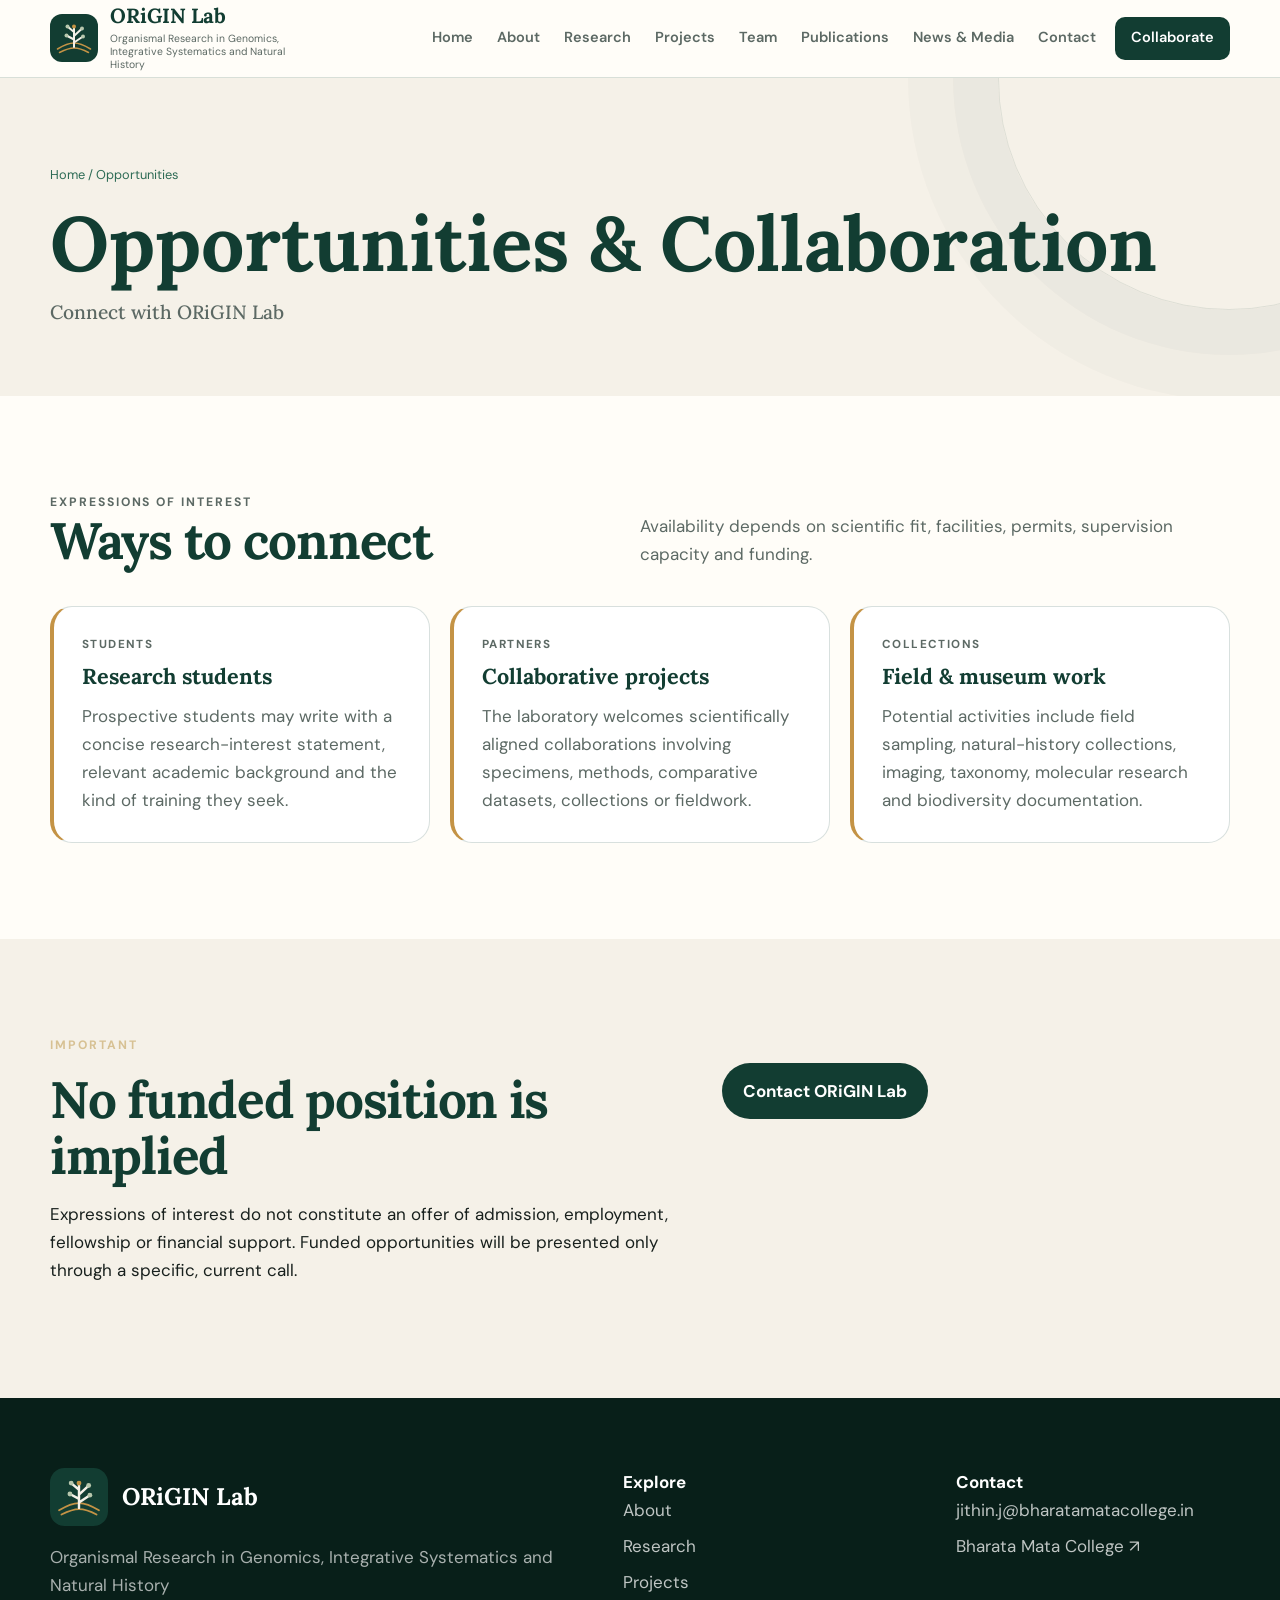
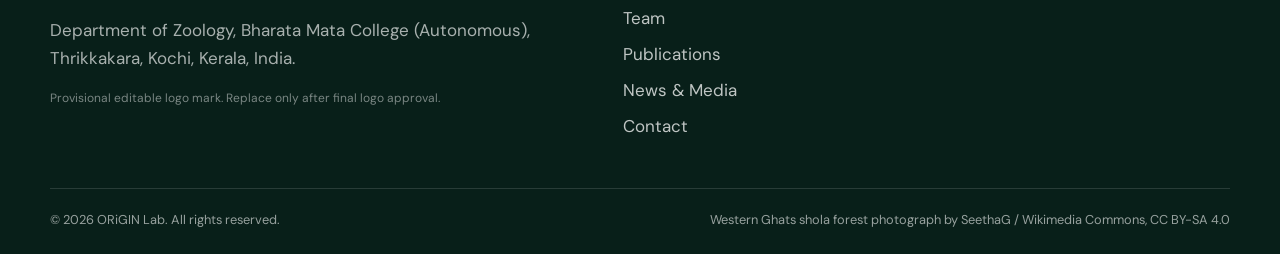
<file: opportunities/index.html>
<!doctype html><html lang="en"><head><meta charset="utf-8"><meta name="viewport" content="width=device-width,initial-scale=1"><meta name="theme-color" content="#123d32"><title>Opportunities &amp; Collaboration | ORiGIN Lab</title><meta name="description" content="Student research, collaboration, fieldwork and museum-based expressions of interest."><meta name="author" content="Dr. Jithin Johnson, ORIGIN Lab"><meta name="keywords" content="ORiGIN Lab, ORIGIN Lab, Jithin Johnson, organismal biology, genomics, integrative systematics, natural history, Western Ghats, pseudoscorpions, arachnology, phylogenetics, biogeography"><meta property="og:title" content="Opportunities &amp; Collaboration | ORiGIN Lab"><meta property="og:description" content="Student research, collaboration, fieldwork and museum-based expressions of interest."><meta property="og:type" content="website"><meta property="og:image" content="../assets/images/western-ghats-shola.jpg"><link rel="icon" href="../assets/images/favicon.svg" type="image/svg+xml"><link rel="stylesheet" href="../assets/css/styles.css"><script type="application/ld+json">{"@context": "https://schema.org", "@type": "ResearchOrganization", "name": "ORIGIN Lab", "alternateName": "ORiGIN Lab", "description": "Student research, collaboration, fieldwork and museum-based expressions of interest.", "parentOrganization": {"@type": "CollegeOrUniversity", "name": "Bharata Mata College (Autonomous)"}, "email": "jithin.j@bharatamatacollege.in", "address": {"@type": "PostalAddress", "addressLocality": "Kochi", "addressRegion": "Kerala", "postalCode": "682021", "addressCountry": "IN"}}</script></head><body><a class="skip-link" href="#main">Skip to main content</a>
<header class="site-header"><div class="container header-inner">
<a class="brand" href="../index.html"><img src="../assets/images/logo-provisional.svg" alt=""><span><span class="brand-name">ORiGIN Lab</span><span class="brand-full">Organismal Research in Genomics, Integrative Systematics and Natural History</span></span></a>
<nav class="nav" aria-label="Primary navigation"><a href="../index.html">Home</a><a href="../about/index.html">About</a><a href="../research/index.html">Research</a><a href="../projects/index.html">Projects</a><a href="../team/index.html">Team</a><a href="../publications/index.html">Publications</a><a href="../news-media/index.html">News &amp; Media</a><a href="../contact/index.html">Contact</a><a class="nav-cta" href="../opportunities/index.html">Collaborate</a></nav>
<button class="menu-button" type="button" aria-label="Open navigation" aria-expanded="false"><span></span><span></span><span></span></button>
</div></header><main id="main"><section class="page-hero"><div class="container"><div class="breadcrumbs"><a href="../index.html">Home</a> / Opportunities</div><h1>Opportunities &amp; Collaboration</h1><p>Connect with ORiGIN Lab</p></div></section><section class="section"><div class="container"><div class="section-head"><div><p class="eyebrow">Expressions of interest</p><h2>Ways to connect</h2></div><p>Availability depends on scientific fit, facilities, permits, supervision capacity and funding.</p></div><div class="grid grid-3"><article class="card opportunity"><p class="card-kicker">Students</p><h3>Research students</h3><p>Prospective students may write with a concise research-interest statement, relevant academic background and the kind of training they seek.</p></article><article class="card opportunity"><p class="card-kicker">Partners</p><h3>Collaborative projects</h3><p>The laboratory welcomes scientifically aligned collaborations involving specimens, methods, comparative datasets, collections or fieldwork.</p></article><article class="card opportunity"><p class="card-kicker">Collections</p><h3>Field & museum work</h3><p>Potential activities include field sampling, natural-history collections, imaging, taxonomy, molecular research and biodiversity documentation.</p></article></div></div></section><section class="section cream"><div class="container intro-grid"><div><p class="eyebrow">Important</p><h2 class="content-title">No funded position is implied</h2><p>Expressions of interest do not constitute an offer of admission, employment, fellowship or financial support. Funded opportunities will be presented only through a specific, current call.</p></div><div class="actions"><a class="button dark" href="../contact/index.html">Contact ORiGIN Lab</a></div></div></section></main><footer class="site-footer"><div class="container"><div class="footer-grid">
<div><div class="footer-brand"><img src="../assets/images/logo-provisional.svg" alt=""><strong>ORiGIN Lab</strong></div><p class="footer-full">Organismal Research in Genomics, Integrative Systematics and Natural History</p><p class="footer-full">Department of Zoology, Bharata Mata College (Autonomous), Thrikkakara, Kochi, Kerala, India.</p><p class="provisional-note">Provisional editable logo mark. Replace only after final logo approval.</p></div>
<div><strong>Explore</strong><div class="footer-links"><a href="../about/index.html">About</a><a href="../research/index.html">Research</a><a href="../projects/index.html">Projects</a><a href="../team/index.html">Team</a><a href="../publications/index.html">Publications</a><a href="../news-media/index.html">News &amp; Media</a><a href="../contact/index.html">Contact</a></div></div>
<div><strong>Contact</strong><div class="footer-links"><a href="mailto:jithin.j@bharatamatacollege.in">jithin.j@bharatamatacollege.in</a><a href="https://www.bharatamatacollege.in/" target="_blank" rel="noopener noreferrer">Bharata Mata College ↗</a></div></div>
</div><div class="footer-bottom"><span>© 2026 ORiGIN Lab. All rights reserved.</span><span>Western Ghats shola forest photograph by SeethaG / Wikimedia Commons, CC BY-SA 4.0</span></div></div></footer><script a../assets/css/styles.css"><link rel="stylesheet" href="../assets/css/accessibility.css"><script</html>
</file>
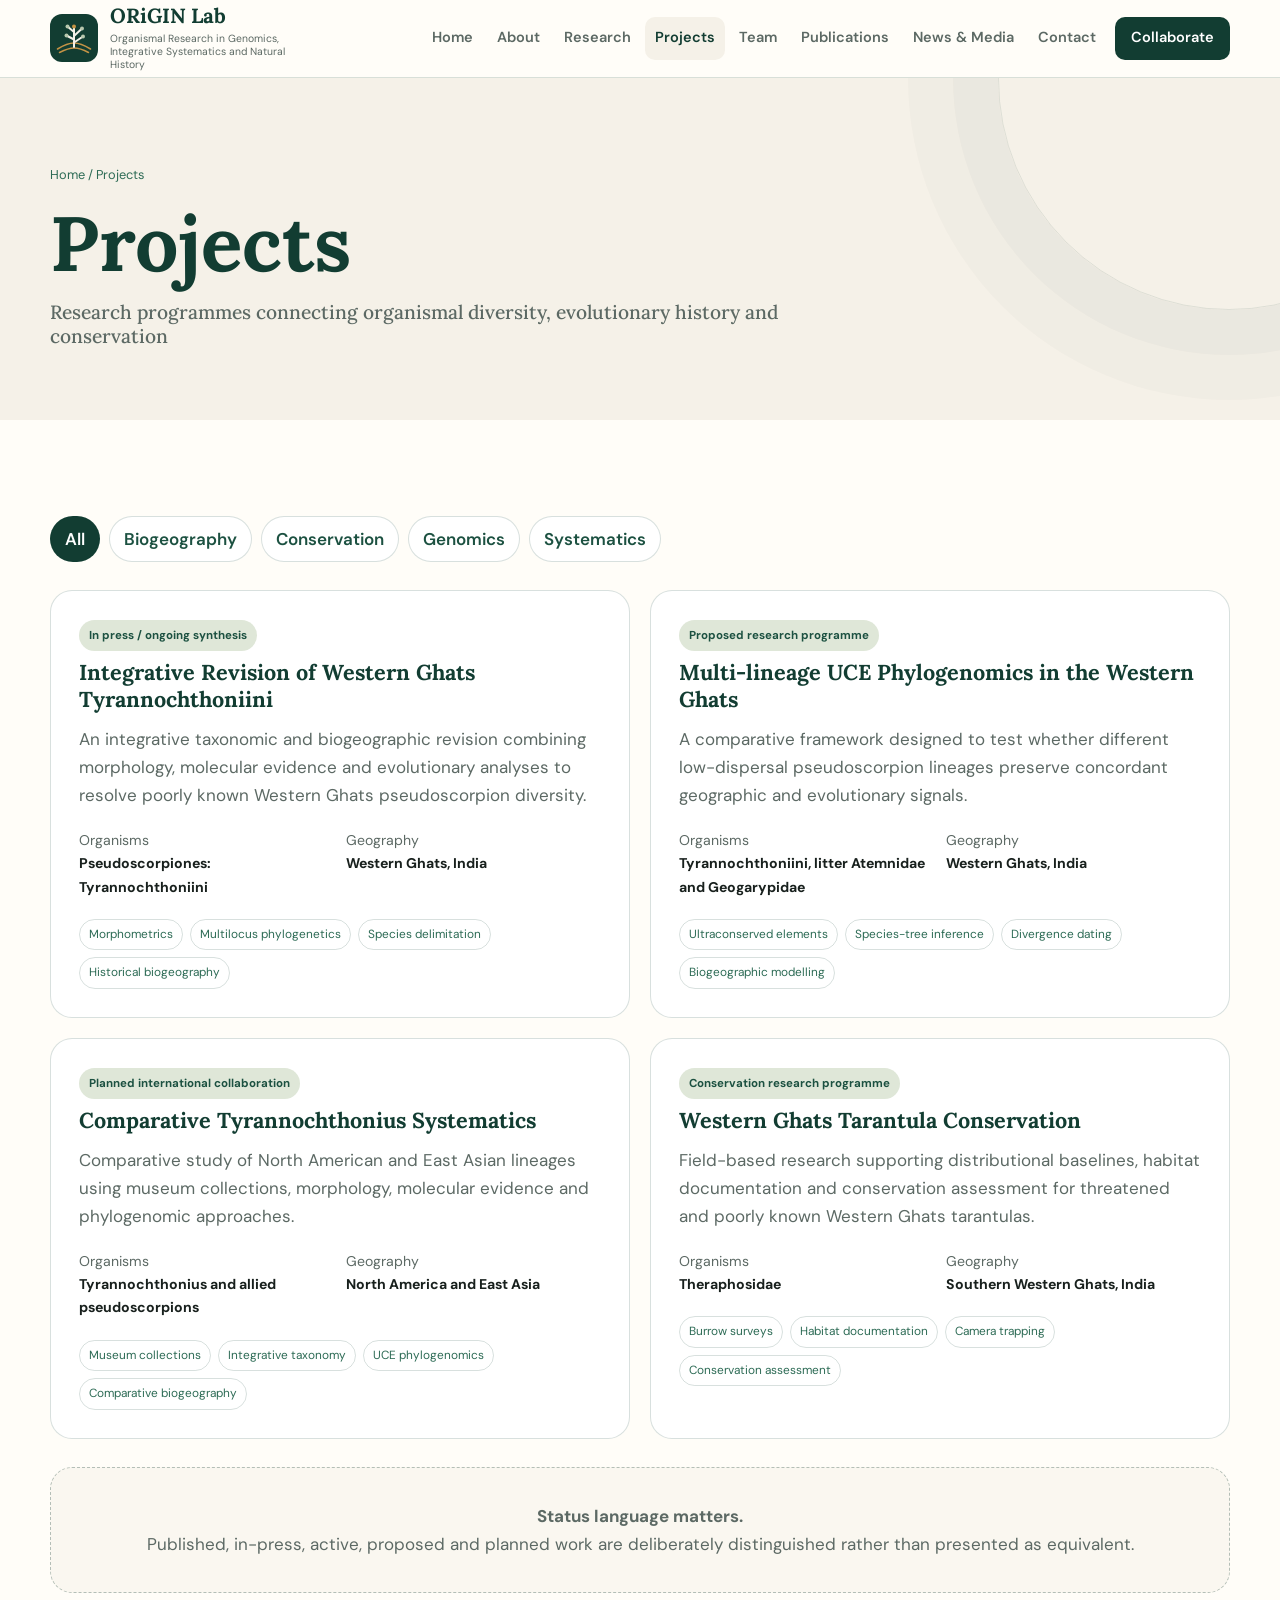
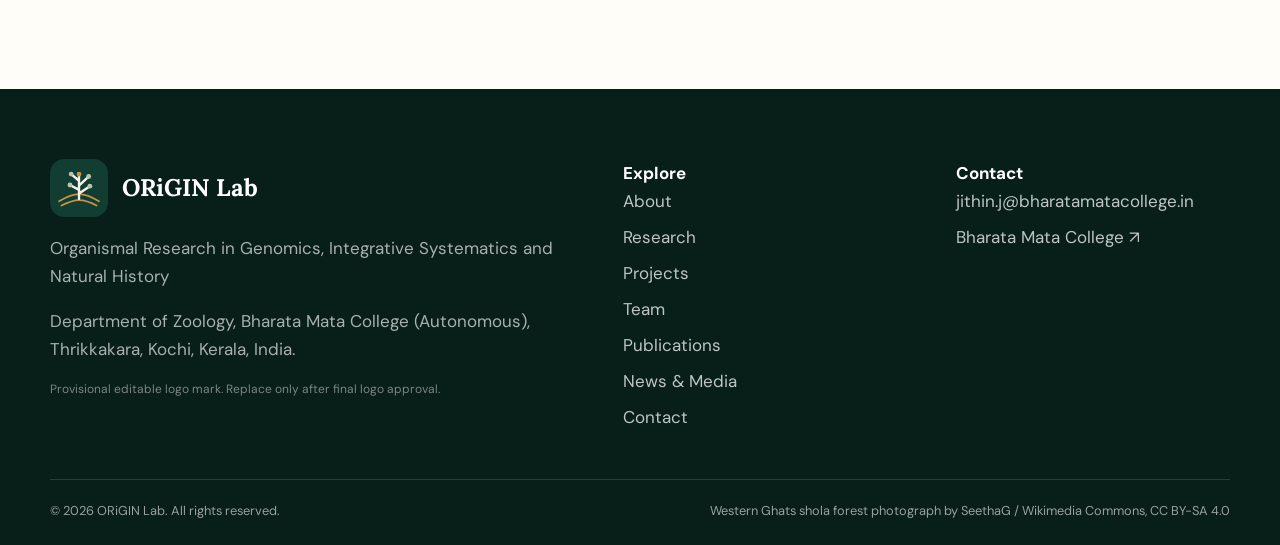
<file: projects/index.html>
<!doctype html><html lang="en"><head><meta charset="utf-8"><meta name="viewport" content="width=device-width,initial-scale=1"><meta name="theme-color" content="#123d32"><title>Projects | ORiGIN Lab</title><meta name="description" content="Selected current, in-press, proposed and planned research programmes."><meta name="author" content="Dr. Jithin Johnson, ORIGIN Lab"><meta name="keywords" content="ORiGIN Lab, ORIGIN Lab, Jithin Johnson, organismal biology, genomics, integrative systematics, natural history, Western Ghats, pseudoscorpions, arachnology, phylogenetics, biogeography"><meta property="og:title" content="Projects | ORiGIN Lab"><meta property="og:description" content="Selected current, in-press, proposed and planned research programmes."><meta property="og:type" content="website"><meta property="og:image" content="../assets/images/western-ghats-shola.jpg"><link rel="icon" href="../assets/images/favicon.svg" type="image/svg+xml"><link rel="stylesheet" href="../assets/css/styles.css"><script type="application/ld+json">{"@context": "https://schema.org", "@type": "ResearchOrganization", "name": "ORIGIN Lab", "alternateName": "ORiGIN Lab", "description": "Selected current, in-press, proposed and planned research programmes.", "parentOrganization": {"@type": "CollegeOrUniversity", "name": "Bharata Mata College (Autonomous)"}, "email": "jithin.j@bharatamatacollege.in", "address": {"@type": "PostalAddress", "addressLocality": "Kochi", "addressRegion": "Kerala", "postalCode": "682021", "addressCountry": "IN"}}</script></head><body><a class="skip-link" href="#main">Skip to main content</a>
<header class="site-header"><div class="container header-inner">
<a class="brand" href="../index.html"><img src="../assets/images/logo-provisional.svg" alt=""><span><span class="brand-name">ORiGIN Lab</span><span class="brand-full">Organismal Research in Genomics, Integrative Systematics and Natural History</span></span></a>
<nav class="nav" aria-label="Primary navigation"><a href="../index.html">Home</a><a href="../about/index.html">About</a><a href="../research/index.html">Research</a><a href="../projects/index.html" aria-current="page">Projects</a><a href="../team/index.html">Team</a><a href="../publications/index.html">Publications</a><a href="../news-media/index.html">News &amp; Media</a><a href="../contact/index.html">Contact</a><a class="nav-cta" href="../opportunities/index.html">Collaborate</a></nav>
<button class="menu-button" type="button" aria-label="Open navigation" aria-expanded="false"><span></span><span></span><span></span></button>
</div></header><main id="main"><section class="page-hero"><div class="container"><div class="breadcrumbs"><a href="../index.html">Home</a> / Projects</div><h1>Projects</h1><p>Research programmes connecting organismal diversity, evolutionary history and conservation</p></div></section><section class="section"><div class="container"><div class="filters" data-filter-group="projects"><button class="filter active" data-filter="All" type="button">All</button><button class="filter" data-filter="Biogeography" type="button">Biogeography</button><button class="filter" data-filter="Conservation" type="button">Conservation</button><button class="filter" data-filter="Genomics" type="button">Genomics</button><button class="filter" data-filter="Systematics" type="button">Systematics</button></div><div class="grid grid-2"><article class="card reveal" data-filter-target="projects" data-category="Systematics"><span class="status">In press / ongoing synthesis</span><h3>Integrative Revision of Western Ghats Tyrannochthoniini</h3><p>An integrative taxonomic and biogeographic revision combining morphology, molecular evidence and evolutionary analyses to resolve poorly known Western Ghats pseudoscorpion diversity.</p><div class="project-meta"><div><span>Organisms</span><strong>Pseudoscorpiones: Tyrannochthoniini</strong></div><div><span>Geography</span><strong>Western Ghats, India</strong></div></div><div class="tags"><span class="tag">Morphometrics</span><span class="tag">Multilocus phylogenetics</span><span class="tag">Species delimitation</span><span class="tag">Historical biogeography</span></div></article><article class="card reveal" data-filter-target="projects" data-category="Genomics"><span class="status">Proposed research programme</span><h3>Multi-lineage UCE Phylogenomics in the Western Ghats</h3><p>A comparative framework designed to test whether different low-dispersal pseudoscorpion lineages preserve concordant geographic and evolutionary signals.</p><div class="project-meta"><div><span>Organisms</span><strong>Tyrannochthoniini, litter Atemnidae and Geogarypidae</strong></div><div><span>Geography</span><strong>Western Ghats, India</strong></div></div><div class="tags"><span class="tag">Ultraconserved elements</span><span class="tag">Species-tree inference</span><span class="tag">Divergence dating</span><span class="tag">Biogeographic modelling</span></div></article><article class="card reveal" data-filter-target="projects" data-category="Biogeography"><span class="status">Planned international collaboration</span><h3>Comparative Tyrannochthonius Systematics</h3><p>Comparative study of North American and East Asian lineages using museum collections, morphology, molecular evidence and phylogenomic approaches.</p><div class="project-meta"><div><span>Organisms</span><strong>Tyrannochthonius and allied pseudoscorpions</strong></div><div><span>Geography</span><strong>North America and East Asia</strong></div></div><div class="tags"><span class="tag">Museum collections</span><span class="tag">Integrative taxonomy</span><span class="tag">UCE phylogenomics</span><span class="tag">Comparative biogeography</span></div></article><article class="card reveal" data-filter-target="projects" data-category="Conservation"><span class="status">Conservation research programme</span><h3>Western Ghats Tarantula Conservation</h3><p>Field-based research supporting distributional baselines, habitat documentation and conservation assessment for threatened and poorly known Western Ghats tarantulas.</p><div class="project-meta"><div><span>Organisms</span><strong>Theraphosidae</strong></div><div><span>Geography</span><strong>Southern Western Ghats, India</strong></div></div><div class="tags"><span class="tag">Burrow surveys</span><span class="tag">Habitat documentation</span><span class="tag">Camera trapping</span><span class="tag">Conservation assessment</span></div></article></div><div class="empty-state" style="margin-top:28px"><strong>Status language matters.</strong><br>Published, in-press, active, proposed and planned work are deliberately distinguished rather than presented as equivalent.</div></div></section></main><footer class="site-footer"><div class="container"><div class="footer-grid">
<div><div class="footer-brand"><img src="../assets/images/logo-provisional.svg" alt=""><strong>ORiGIN Lab</strong></div><p class="footer-full">Organismal Research in Genomics, Integrative Systematics and Natural History</p><p class="footer-full">Department of Zoology, Bharata Mata College (Autonomous), Thrikkakara, Kochi, Kerala, India.</p><p class="provisional-note">Provisional editable logo mark. Replace only after final logo approval.</p></div>
<div><strong>Explore</strong><div class="footer-links"><a href="../about/index.html">About</a><a href="../research/index.html">Research</a><a href="../projects/index.html">Projects</a><a href="../team/index.html">Team</a><a href="../publications/index.html">Publications</a><a href="../news-media/index.html">News &amp; Media</a><a href="../contact/index.html">Contact</a></div></div>
<div><strong>Contact</strong><div class="footer-links"><a href="mailto:jithin.j@bharatamatacollege.in">jithin.j@bharatamatacollege.in</a><a href="https://www.bharatamatacollege.in/" target="_blank" rel="noopener noreferrer">Bharata Mata College ↗</a></div></div>
</div><div class="footer-bottom"><span>© 2026 ORiGIN Lab. All rights reserved.</span><span>Western Ghats shola forest photograph by SeethaG / Wikimedia Commons, CC BY-SA 4.0</span></div></div></footer><script src="../assets/js/main.js" defer></script></body></html>
</file>
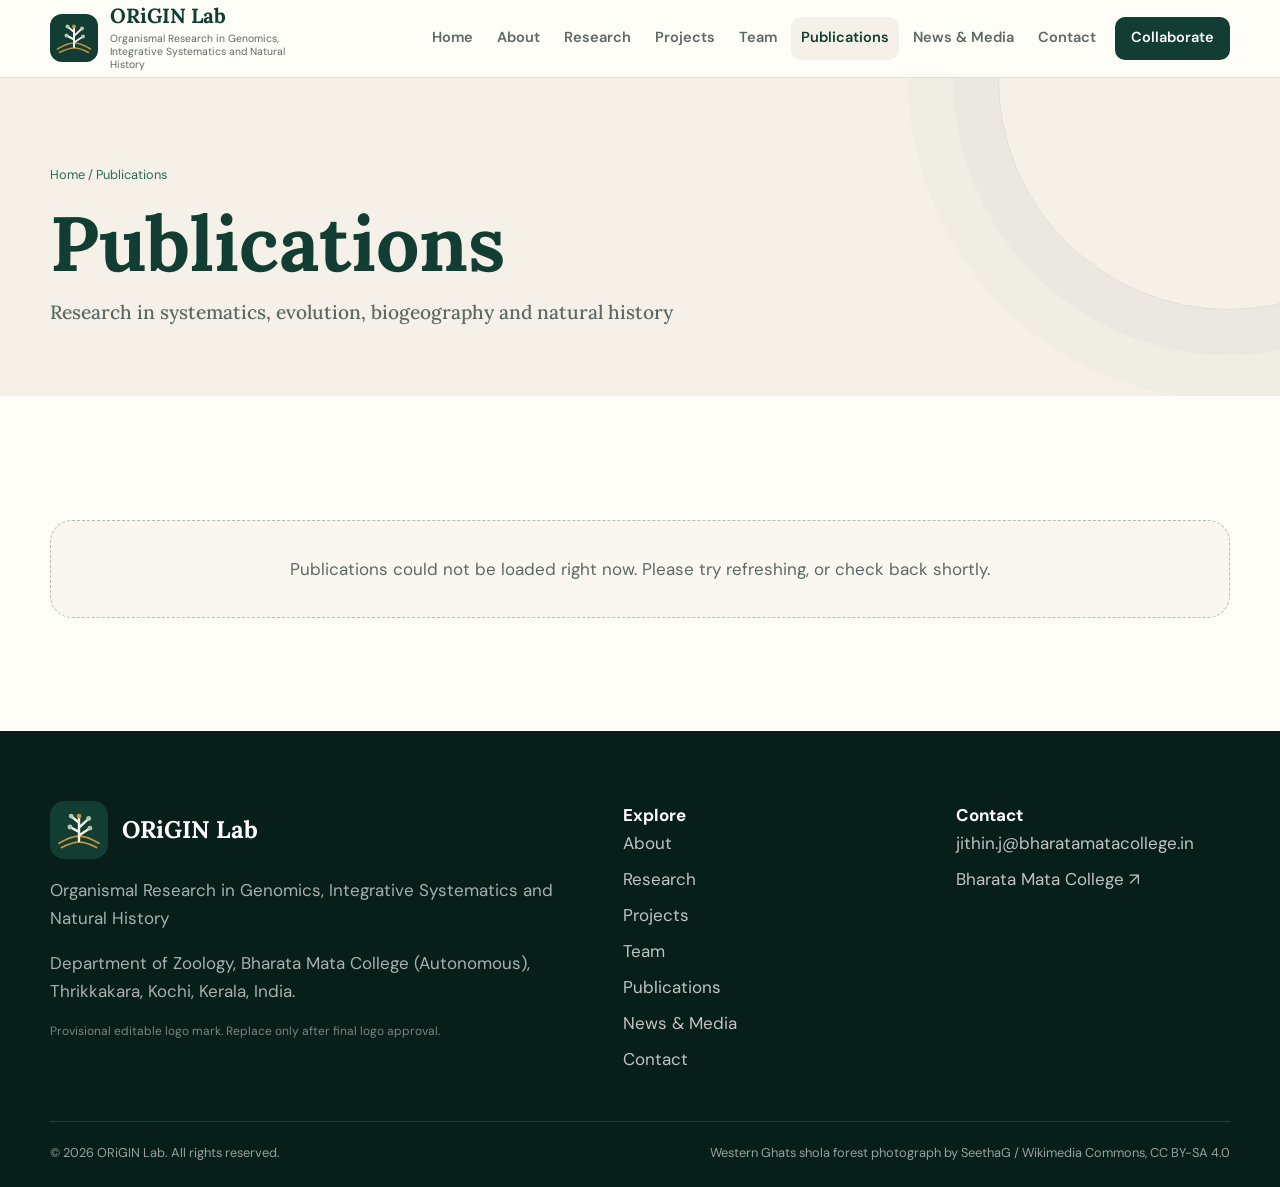
<file: publications/index.html>
<!doctype html><html lang="en"><head><meta charset="utf-8"><meta name="viewport" content="width=device-width,initial-scale=1"><meta name="theme-color" content="#123d32"><title>Publications | ORiGIN Lab</title><meta name="description" content="Publications associated with Dr. Jithin Johnson and ORiGIN Lab."><meta name="author" content="Dr. Jithin Johnson, ORIGIN Lab"><meta name="keywords" content="ORiGIN Lab, ORIGIN Lab, Jithin Johnson, organismal biology, genomics, integrative systematics, natural history, Western Ghats, pseudoscorpions, arachnology, phylogenetics, biogeography"><meta property="og:title" content="Publications | ORiGIN Lab"><meta property="og:description" content="Publications associated with Dr. Jithin Johnson and ORiGIN Lab."><meta property="og:type" content="website"><meta property="og:image" content="../assets/images/western-ghats-shola.jpg"><link rel="icon" href="../assets/images/favicon.svg" type="image/svg+xml"><link rel="stylesheet" href="../assets/css/styles.css"><script type="application/ld+json">{"@context": "https://schema.org", "@type": "ResearchOrganization", "name": "ORIGIN Lab", "alternateName": "ORiGIN Lab", "description": "Publications associated with Dr. Jithin Johnson and ORiGIN Lab.", "parentOrganization": {"@type": "CollegeOrUniversity", "name": "Bharata Mata College (Autonomous)"}, "email": "jithin.j@bharatamatacollege.in", "address": {"@type": "PostalAddress", "addressLocality": "Kochi", "addressRegion": "Kerala", "postalCode": "682021", "addressCountry": "IN"}}</script></head><body><a class="skip-link" href="#main">Skip to main content</a>
<header class="site-header"><div class="container header-inner">
<a class="brand" href="../index.html"><img src="../assets/images/logo-provisional.svg" alt=""><span><span class="brand-name">ORiGIN Lab</span><span class="brand-full">Organismal Research in Genomics, Integrative Systematics and Natural History</span></span></a>
<nav class="nav" aria-label="Primary navigation"><a href="../index.html">Home</a><a href="../about/index.html">About</a><a href="../research/index.html">Research</a><a href="../projects/index.html">Projects</a><a href="../team/index.html">Team</a><a href="../publications/index.html" aria-current="page">Publications</a><a href="../news-media/index.html">News &amp; Media</a><a href="../contact/index.html">Contact</a><a class="nav-cta" href="../opportunities/index.html">Collaborate</a></nav>
<button class="menu-button" type="button" aria-label="Open navigation" aria-expanded="false"><span></span><span></span><span></span></button>
</div></header><main id="main"><section class="page-hero"><div class="container"><div class="breadcrumbs"><a href="../index.html">Home</a> / Publications</div><h1>Publications</h1><p>Research in systematics, evolution, biogeography and natural history</p></div></section><section class="section"><div class="container"><div class="filters" id="publications-filters" data-filter-group="publications"></div><div id="publications-list"><p class="empty-state">Loading publications…</p></div></div></section></main><footer class="site-footer"><div class="container"><div class="footer-grid">
<div><div class="footer-brand"><img src="../assets/images/logo-provisional.svg" alt=""><strong>ORiGIN Lab</strong></div><p class="footer-full">Organismal Research in Genomics, Integrative Systematics and Natural History</p><p class="footer-full">Department of Zoology, Bharata Mata College (Autonomous), Thrikkakara, Kochi, Kerala, India.</p><p class="provisional-note">Provisional editable logo mark. Replace only after final logo approval.</p></div>
<div><strong>Explore</strong><div class="footer-links"><a href="../about/index.html">About</a><a href="../research/index.html">Research</a><a href="../projects/index.html">Projects</a><a href="../team/index.html">Team</a><a href="../publications/index.html">Publications</a><a href="../news-media/index.html">News &amp; Media</a><a href="../contact/index.html">Contact</a></div></div>
<div><strong>Contact</strong><div class="footer-links"><a href="mailto:jithin.j@bharatamatacollege.in">jithin.j@bharatamatacollege.in</a><a href="https://www.bharatamatacollege.in/" target="_blank" rel="noopener noreferrer">Bharata Mata College ↗</a></div></div>
</div><div class="footer-bottom"><span>© 2026 ORiGIN Lab. All rights reserved.</span><span>Western Ghats shola forest photograph by SeethaG / Wikimedia Commons, CC BY-SA 4.0</span></div></div></footer><script src="../assets/js/main.js" defer></script><script src="../assets/js/publications-loader.js" defer></script></body></html>
</file>
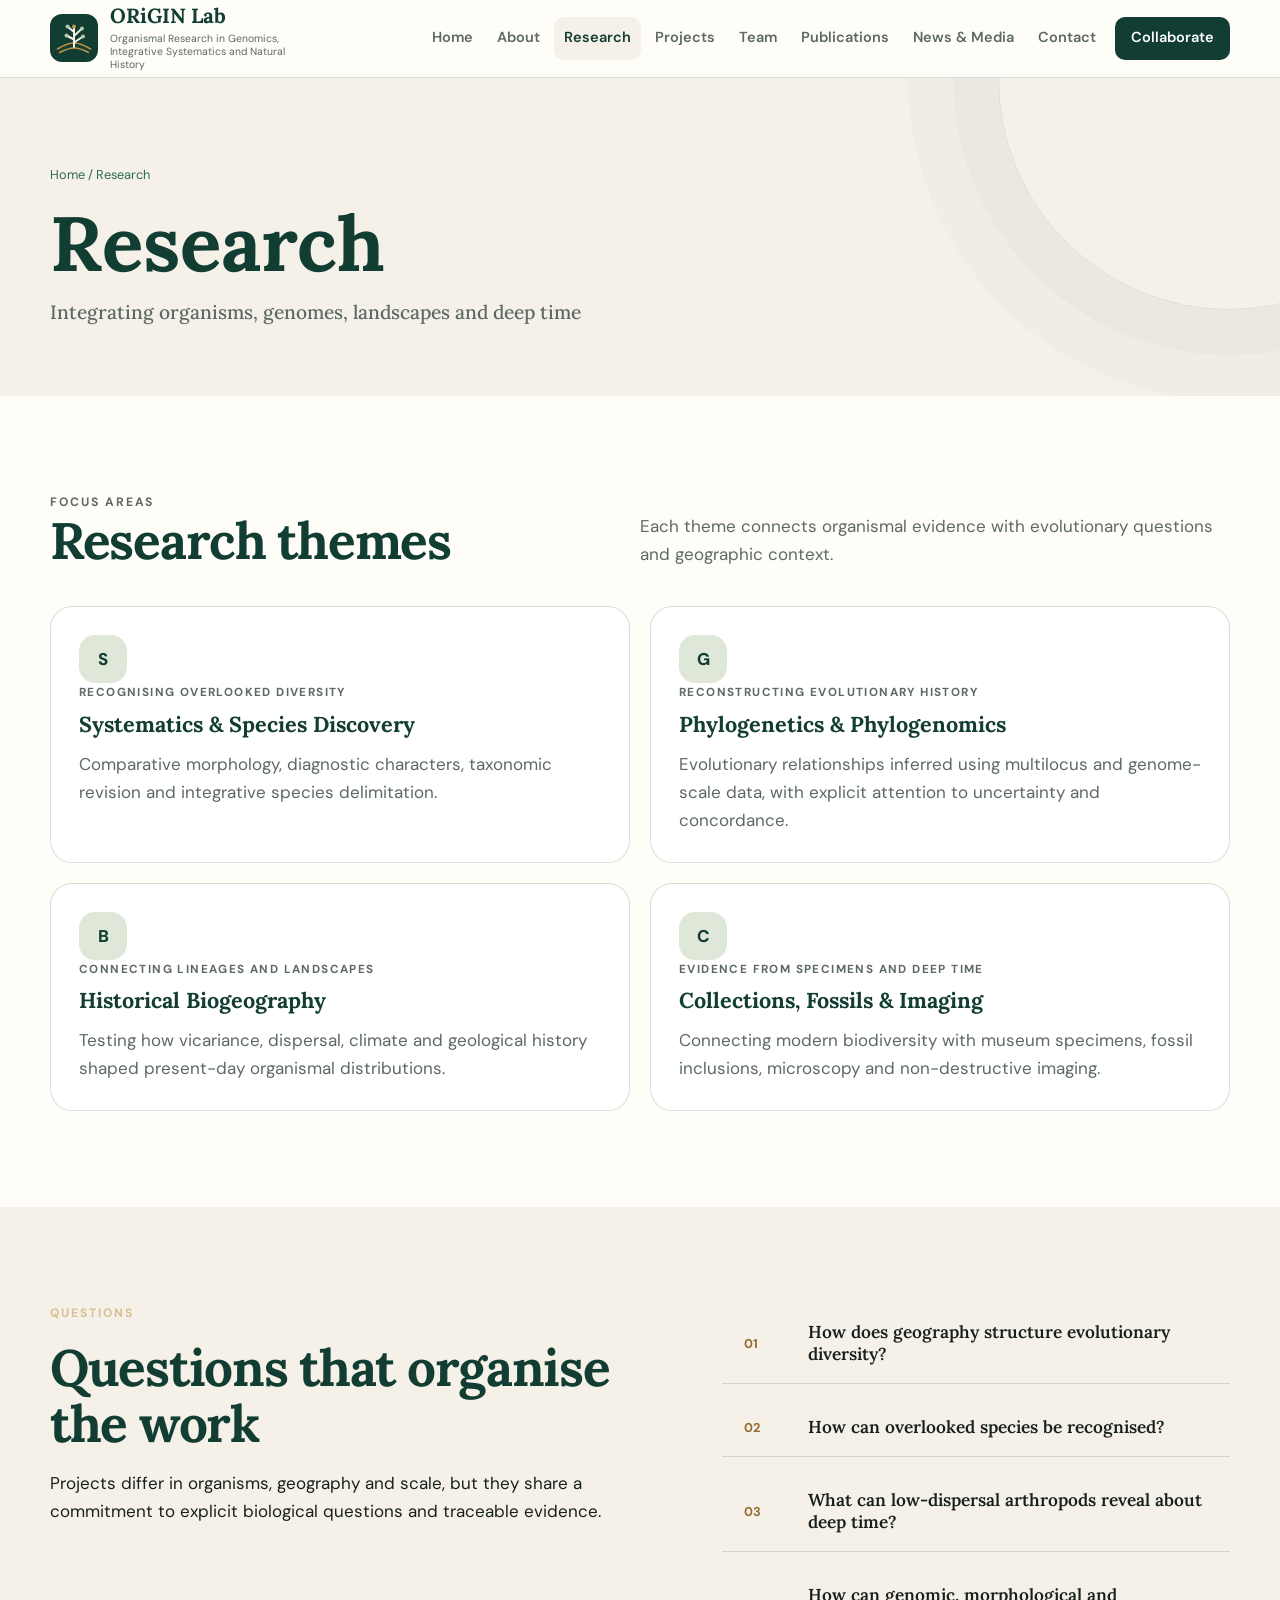
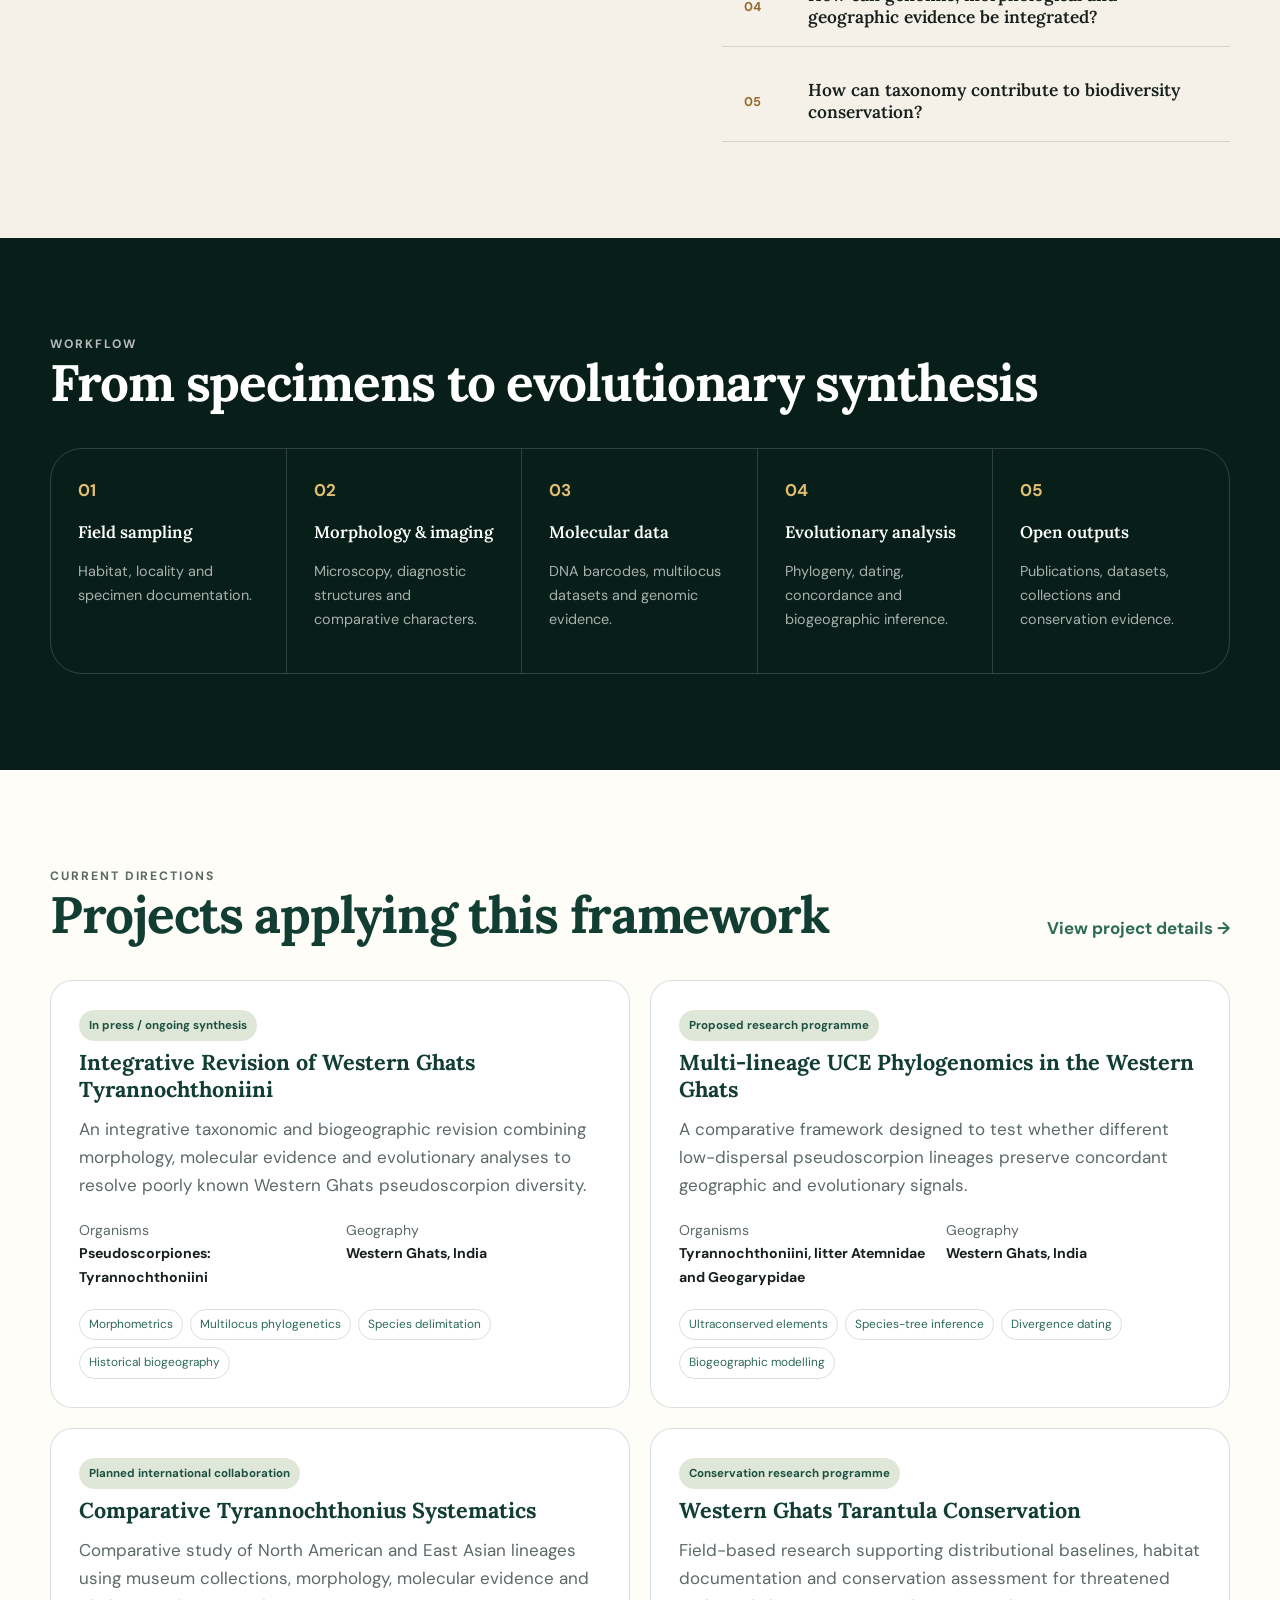
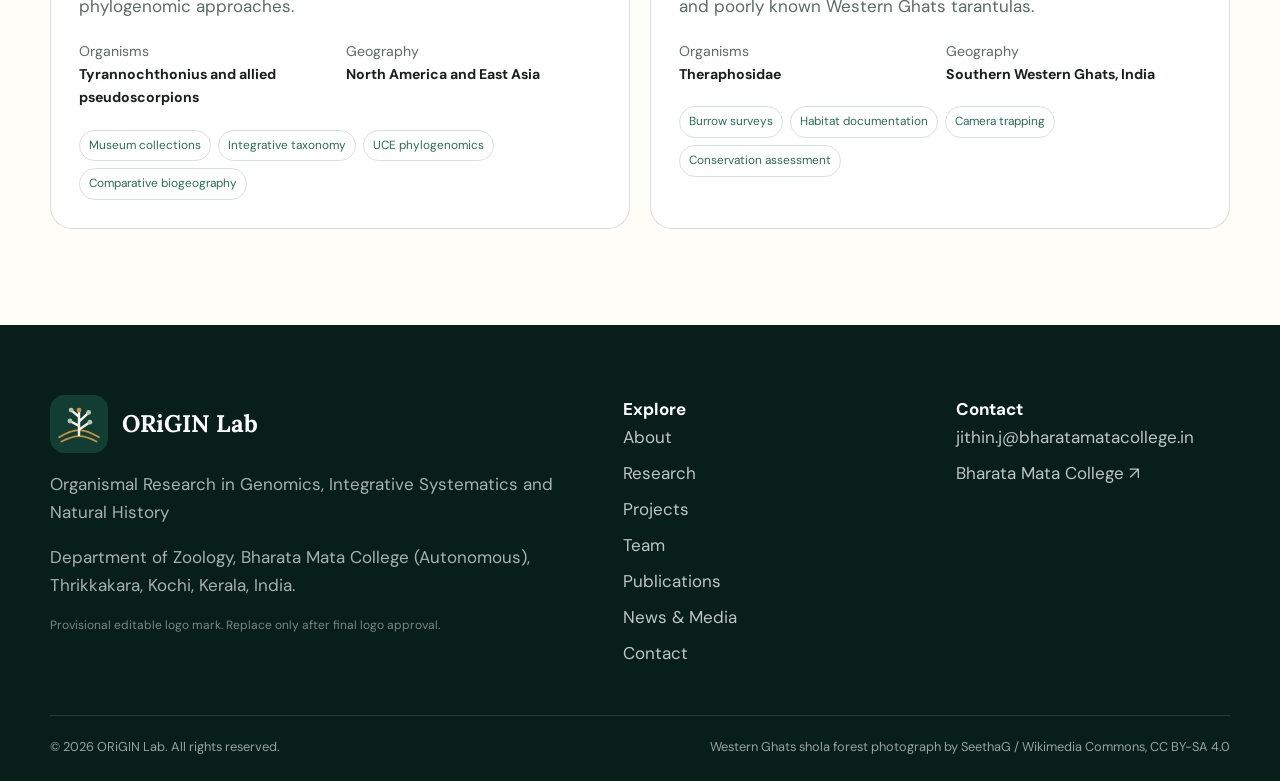
<file: research/index.html>
<!doctype html><html lang="en"><head><meta charset="utf-8"><meta name="viewport" content="width=device-width,initial-scale=1"><meta name="theme-color" content="#123d32"><title>Research | ORiGIN Lab</title><meta name="description" content="Research in systematics, phylogenomics, historical biogeography, collections, fossils and imaging."><meta name="author" content="Dr. Jithin Johnson, ORIGIN Lab"><meta name="keywords" content="ORiGIN Lab, ORIGIN Lab, Jithin Johnson, organismal biology, genomics, integrative systematics, natural history, Western Ghats, pseudoscorpions, arachnology, phylogenetics, biogeography"><meta property="og:title" content="Research | ORiGIN Lab"><meta property="og:description" content="Research in systematics, phylogenomics, historical biogeography, collections, fossils and imaging."><meta property="og:type" content="website"><meta property="og:image" content="../assets/images/western-ghats-shola.jpg"><link rel="icon" href="../assets/images/favicon.svg" type="image/svg+xml"><link rel="stylesheet" href="../assets/css/styles.css"><script type="application/ld+json">{"@context": "https://schema.org", "@type": "ResearchOrganization", "name": "ORIGIN Lab", "alternateName": "ORiGIN Lab", "description": "Research in systematics, phylogenomics, historical biogeography, collections, fossils and imaging.", "parentOrganization": {"@type": "CollegeOrUniversity", "name": "Bharata Mata College (Autonomous)"}, "email": "jithin.j@bharatamatacollege.in", "address": {"@type": "PostalAddress", "addressLocality": "Kochi", "addressRegion": "Kerala", "postalCode": "682021", "addressCountry": "IN"}}</script></head><body><a class="skip-link" href="#main">Skip to main content</a>
<header class="site-header"><div class="container header-inner">
<a class="brand" href="../index.html"><img src="../assets/images/logo-provisional.svg" alt=""><span><span class="brand-name">ORiGIN Lab</span><span class="brand-full">Organismal Research in Genomics, Integrative Systematics and Natural History</span></span></a>
<nav class="nav" aria-label="Primary navigation"><a href="../index.html">Home</a><a href="../about/index.html">About</a><a href="../research/index.html" aria-current="page">Research</a><a href="../projects/index.html">Projects</a><a href="../team/index.html">Team</a><a href="../publications/index.html">Publications</a><a href="../news-media/index.html">News &amp; Media</a><a href="../contact/index.html">Contact</a><a class="nav-cta" href="../opportunities/index.html">Collaborate</a></nav>
<button class="menu-button" type="button" aria-label="Open navigation" aria-expanded="false"><span></span><span></span><span></span></button>
</div></header><main id="main"><section class="page-hero"><div class="container"><div class="breadcrumbs"><a href="../index.html">Home</a> / Research</div><h1>Research</h1><p>Integrating organisms, genomes, landscapes and deep time</p></div></section><section class="section"><div class="container"><div class="section-head"><div><p class="eyebrow">Focus areas</p><h2>Research themes</h2></div><p>Each theme connects organismal evidence with evolutionary questions and geographic context.</p></div><div class="grid grid-2"><article class="card reveal"><div class="card-icon">S</div><p class="card-kicker">Recognising overlooked diversity</p><h3>Systematics &amp; Species Discovery</h3><p>Comparative morphology, diagnostic characters, taxonomic revision and integrative species delimitation.</p></article><article class="card reveal"><div class="card-icon">G</div><p class="card-kicker">Reconstructing evolutionary history</p><h3>Phylogenetics &amp; Phylogenomics</h3><p>Evolutionary relationships inferred using multilocus and genome-scale data, with explicit attention to uncertainty and concordance.</p></article><article class="card reveal"><div class="card-icon">B</div><p class="card-kicker">Connecting lineages and landscapes</p><h3>Historical Biogeography</h3><p>Testing how vicariance, dispersal, climate and geological history shaped present-day organismal distributions.</p></article><article class="card reveal"><div class="card-icon">C</div><p class="card-kicker">Evidence from specimens and deep time</p><h3>Collections, Fossils &amp; Imaging</h3><p>Connecting modern biodiversity with museum specimens, fossil inclusions, microscopy and non-destructive imaging.</p></article></div></div></section>
<section class="section cream"><div class="container intro-grid"><div><p class="eyebrow">Questions</p><h2 class="content-title">Questions that organise the work</h2><p>Projects differ in organisms, geography and scale, but they share a commitment to explicit biological questions and traceable evidence.</p></div><div class="question-list"><div class="question">How does geography structure evolutionary diversity?</div><div class="question">How can overlooked species be recognised?</div><div class="question">What can low-dispersal arthropods reveal about deep time?</div><div class="question">How can genomic, morphological and geographic evidence be integrated?</div><div class="question">How can taxonomy contribute to biodiversity conservation?</div></div></div></section>
<section class="section dark"><div class="container"><div class="section-head"><div><p class="eyebrow">Workflow</p><h2>From specimens to evolutionary synthesis</h2></div></div><div class="workflow"><article><span class="number">01</span><h3>Field sampling</h3><p>Habitat, locality and specimen documentation.</p></article><article><span class="number">02</span><h3>Morphology &amp; imaging</h3><p>Microscopy, diagnostic structures and comparative characters.</p></article><article><span class="number">03</span><h3>Molecular data</h3><p>DNA barcodes, multilocus datasets and genomic evidence.</p></article><article><span class="number">04</span><h3>Evolutionary analysis</h3><p>Phylogeny, dating, concordance and biogeographic inference.</p></article><article><span class="number">05</span><h3>Open outputs</h3><p>Publications, datasets, collections and conservation evidence.</p></article></div></div></section>
<section class="section"><div class="container"><div class="section-head"><div><p class="eyebrow">Current directions</p><h2>Projects applying this framework</h2></div><a class="text-link" href="../projects/index.html">View project details →</a></div><div class="grid grid-2"><article class="card reveal" data-filter-target="projects" data-category="Systematics"><span class="status">In press / ongoing synthesis</span><h3>Integrative Revision of Western Ghats Tyrannochthoniini</h3><p>An integrative taxonomic and biogeographic revision combining morphology, molecular evidence and evolutionary analyses to resolve poorly known Western Ghats pseudoscorpion diversity.</p><div class="project-meta"><div><span>Organisms</span><strong>Pseudoscorpiones: Tyrannochthoniini</strong></div><div><span>Geography</span><strong>Western Ghats, India</strong></div></div><div class="tags"><span class="tag">Morphometrics</span><span class="tag">Multilocus phylogenetics</span><span class="tag">Species delimitation</span><span class="tag">Historical biogeography</span></div></article><article class="card reveal" data-filter-target="projects" data-category="Genomics"><span class="status">Proposed research programme</span><h3>Multi-lineage UCE Phylogenomics in the Western Ghats</h3><p>A comparative framework designed to test whether different low-dispersal pseudoscorpion lineages preserve concordant geographic and evolutionary signals.</p><div class="project-meta"><div><span>Organisms</span><strong>Tyrannochthoniini, litter Atemnidae and Geogarypidae</strong></div><div><span>Geography</span><strong>Western Ghats, India</strong></div></div><div class="tags"><span class="tag">Ultraconserved elements</span><span class="tag">Species-tree inference</span><span class="tag">Divergence dating</span><span class="tag">Biogeographic modelling</span></div></article><article class="card reveal" data-filter-target="projects" data-category="Biogeography"><span class="status">Planned international collaboration</span><h3>Comparative Tyrannochthonius Systematics</h3><p>Comparative study of North American and East Asian lineages using museum collections, morphology, molecular evidence and phylogenomic approaches.</p><div class="project-meta"><div><span>Organisms</span><strong>Tyrannochthonius and allied pseudoscorpions</strong></div><div><span>Geography</span><strong>North America and East Asia</strong></div></div><div class="tags"><span class="tag">Museum collections</span><span class="tag">Integrative taxonomy</span><span class="tag">UCE phylogenomics</span><span class="tag">Comparative biogeography</span></div></article><article class="card reveal" data-filter-target="projects" data-category="Conservation"><span class="status">Conservation research programme</span><h3>Western Ghats Tarantula Conservation</h3><p>Field-based research supporting distributional baselines, habitat documentation and conservation assessment for threatened and poorly known Western Ghats tarantulas.</p><div class="project-meta"><div><span>Organisms</span><strong>Theraphosidae</strong></div><div><span>Geography</span><strong>Southern Western Ghats, India</strong></div></div><div class="tags"><span class="tag">Burrow surveys</span><span class="tag">Habitat documentation</span><span class="tag">Camera trapping</span><span class="tag">Conservation assessment</span></div></article></div></div></section></main><footer class="site-footer"><div class="container"><div class="footer-grid">
<div><div class="footer-brand"><img src="../assets/images/logo-provisional.svg" alt=""><strong>ORiGIN Lab</strong></div><p class="footer-full">Organismal Research in Genomics, Integrative Systematics and Natural History</p><p class="footer-full">Department of Zoology, Bharata Mata College (Autonomous), Thrikkakara, Kochi, Kerala, India.</p><p class="provisional-note">Provisional editable logo mark. Replace only after final logo approval.</p></div>
<div><strong>Explore</strong><div class="footer-links"><a href="../about/index.html">About</a><a href="../research/index.html">Research</a><a href="../projects/index.html">Projects</a><a href="../team/index.html">Team</a><a href="../publications/index.html">Publications</a><a href="../news-media/index.html">News &amp; Media</a><a href="../contact/index.html">Contact</a></div></div>
<div><strong>Contact</strong><div class="footer-links"><a href="mailto:jithin.j@bharatamatacollege.in">jithin.j@bharatamatacollege.in</a><a href="https://www.bharatamatacollege.in/" target="_blank" rel="noopener noreferrer">Bharata Mata College ↗</a></div></div>
</div><div class="footer-bottom"><span>© 2026 ORiGIN Lab. All rights reserved.</span><span>Western Ghats shola forest photograph by SeethaG / Wikimedia Commons, CC BY-SA 4.0</span></div></div></footer><script src="../assets/js/main.js" defer></script></body></html>
</file>
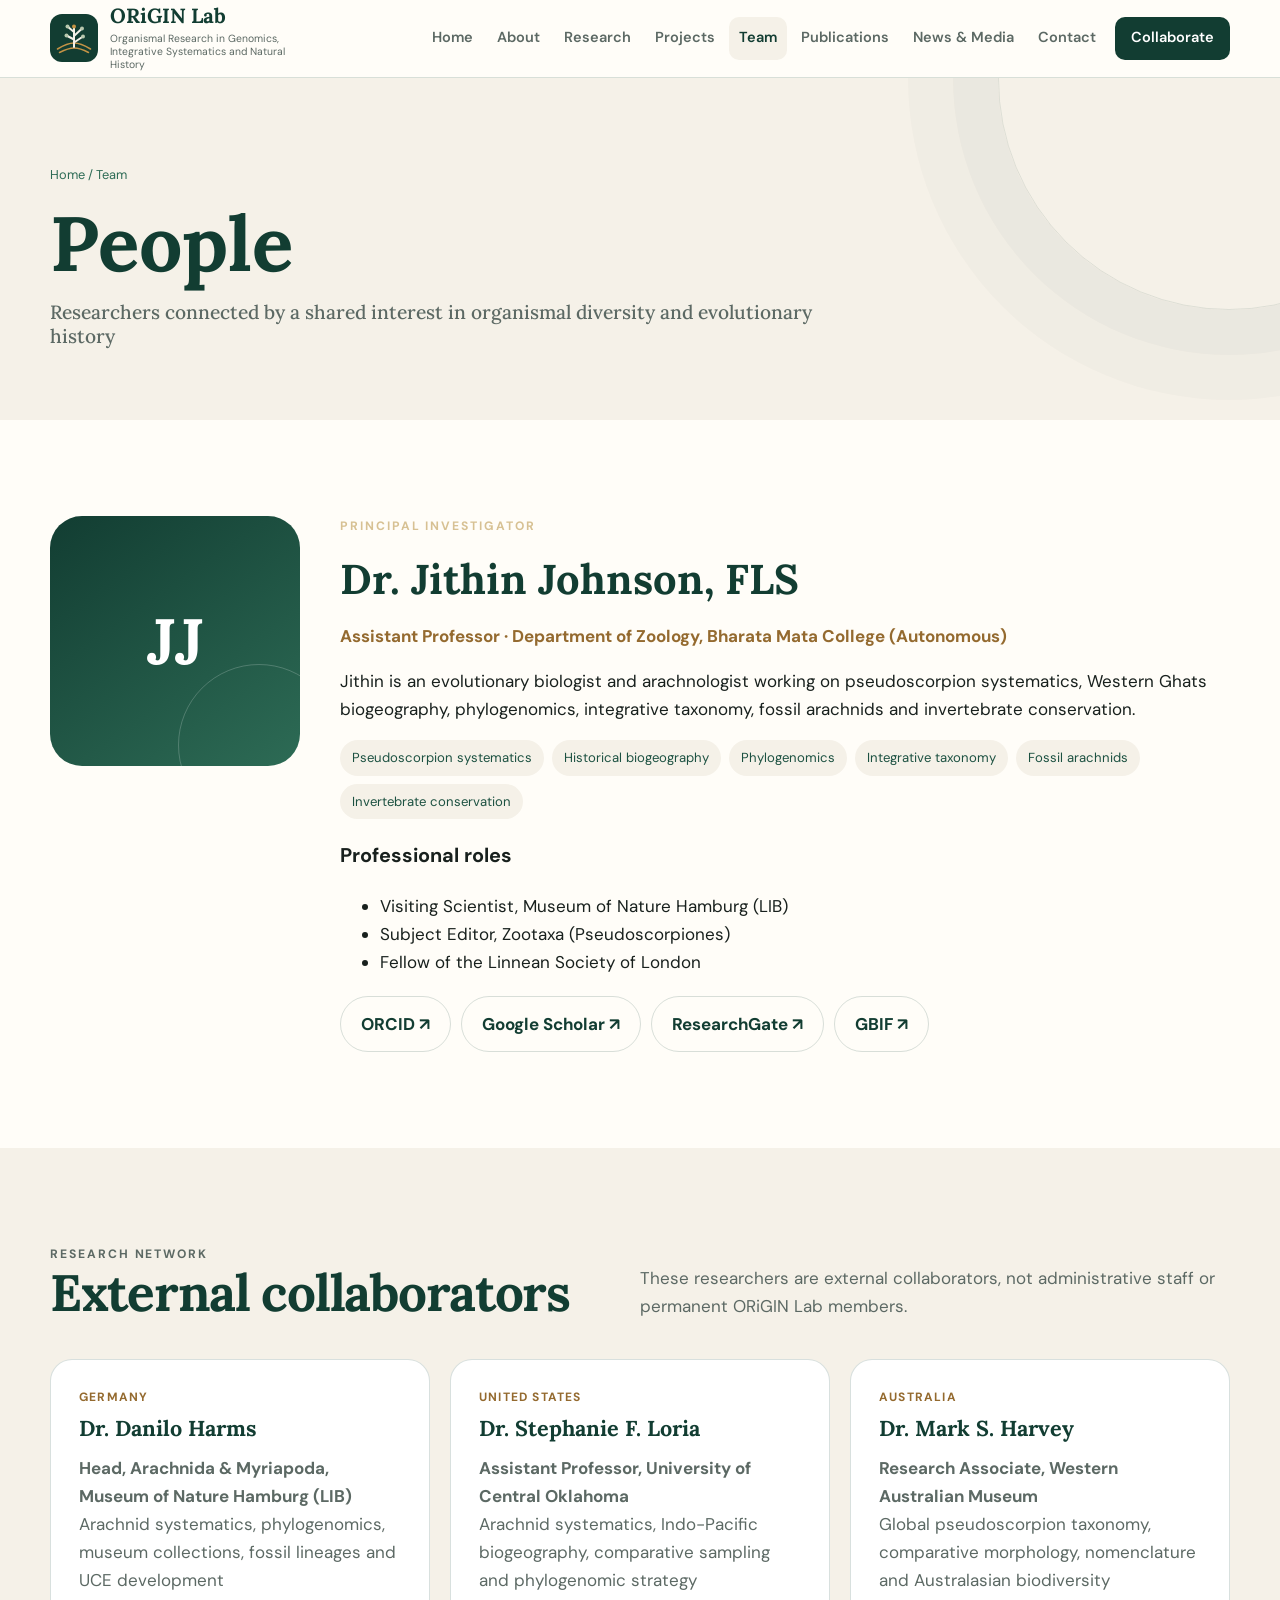
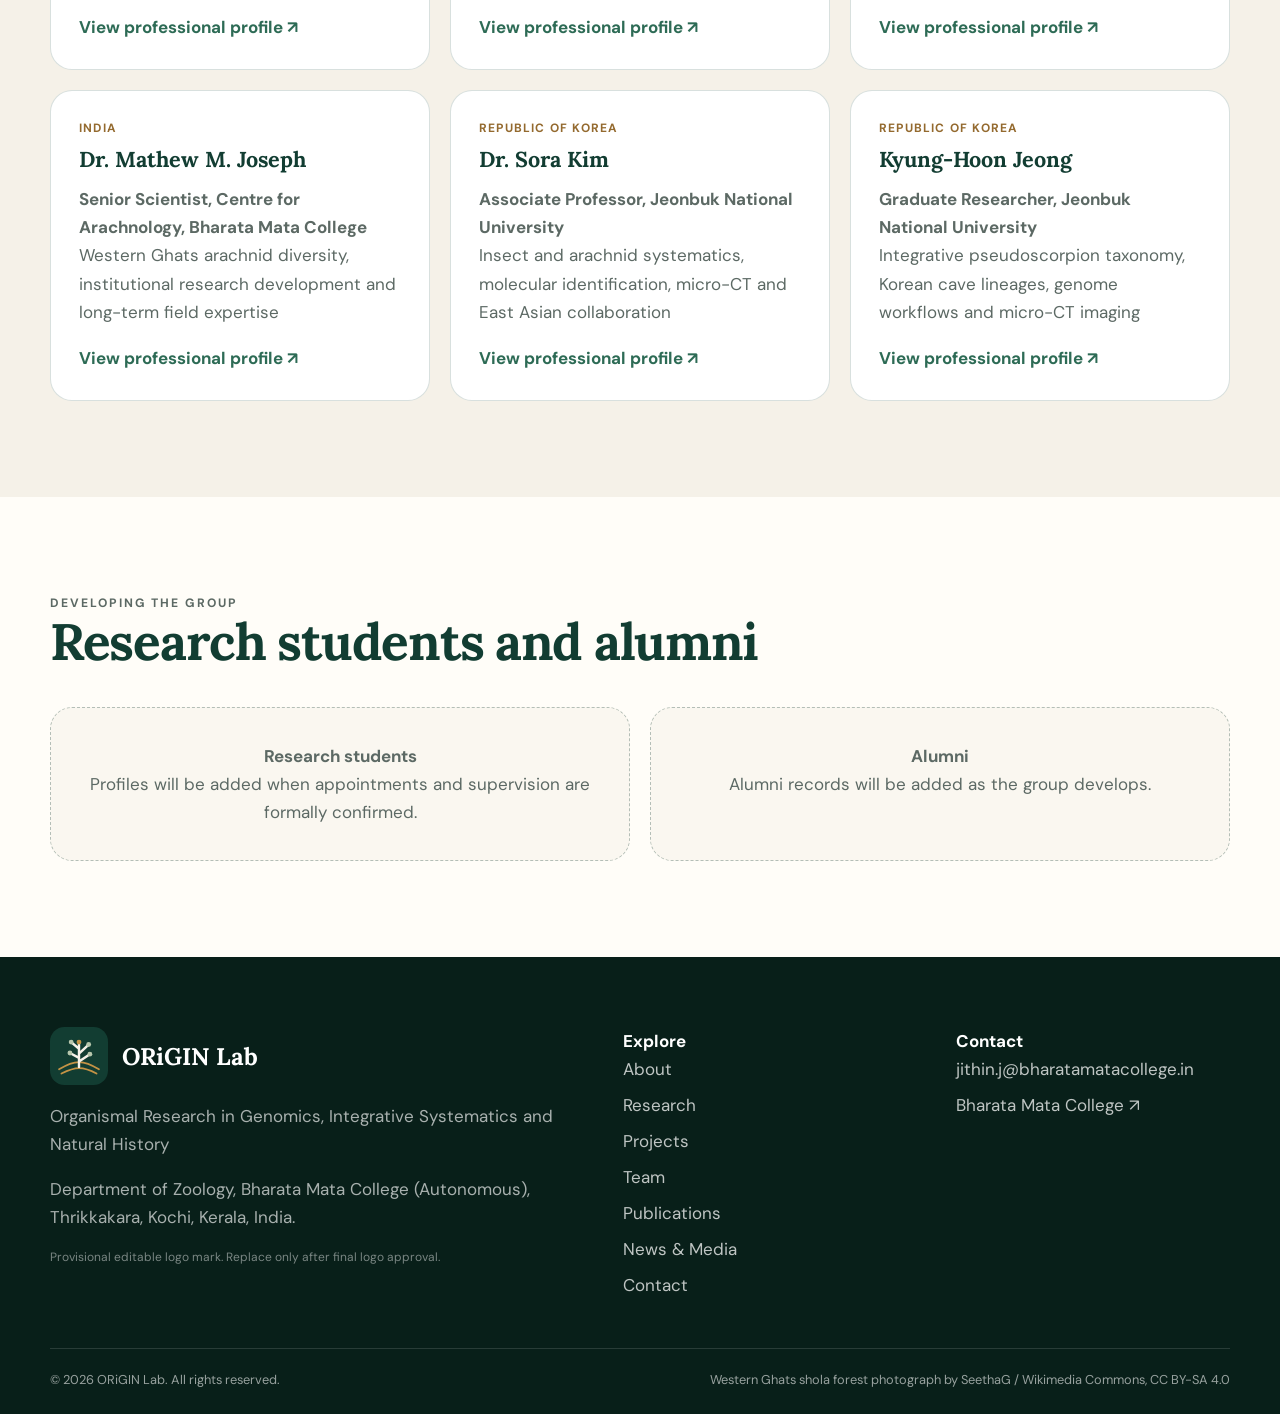
<file: team/index.html>
<!doctype html><html lang="en"><head><meta charset="utf-8"><meta name="viewport" content="width=device-width,initial-scale=1"><meta name="theme-color" content="#123d32"><title>Team | ORiGIN Lab</title><meta name="description" content="Principal investigator and verified external collaborators associated with ORiGIN Lab."><meta name="author" content="Dr. Jithin Johnson, ORIGIN Lab"><meta name="keywords" content="ORiGIN Lab, ORIGIN Lab, Jithin Johnson, organismal biology, genomics, integrative systematics, natural history, Western Ghats, pseudoscorpions, arachnology, phylogenetics, biogeography"><meta property="og:title" content="Team | ORiGIN Lab"><meta property="og:description" content="Principal investigator and verified external collaborators associated with ORiGIN Lab."><meta property="og:type" content="website"><meta property="og:image" content="../assets/images/western-ghats-shola.jpg"><link rel="icon" href="../assets/images/favicon.svg" type="image/svg+xml"><link rel="stylesheet" href="../assets/css/styles.css"><script type="application/ld+json">{"@context": "https://schema.org", "@type": "ResearchOrganization", "name": "ORIGIN Lab", "alternateName": "ORiGIN Lab", "description": "Principal investigator and verified external collaborators associated with ORiGIN Lab.", "parentOrganization": {"@type": "CollegeOrUniversity", "name": "Bharata Mata College (Autonomous)"}, "email": "jithin.j@bharatamatacollege.in", "address": {"@type": "PostalAddress", "addressLocality": "Kochi", "addressRegion": "Kerala", "postalCode": "682021", "addressCountry": "IN"}}</script></head><body><a class="skip-link" href="#main">Skip to main content</a>
<header class="site-header"><div class="container header-inner">
<a class="brand" href="../index.html"><img src="../assets/images/logo-provisional.svg" alt=""><span><span class="brand-name">ORiGIN Lab</span><span class="brand-full">Organismal Research in Genomics, Integrative Systematics and Natural History</span></span></a>
<nav class="nav" aria-label="Primary navigation"><a href="../index.html">Home</a><a href="../about/index.html">About</a><a href="../research/index.html">Research</a><a href="../projects/index.html">Projects</a><a href="../team/index.html" aria-current="page">Team</a><a href="../publications/index.html">Publications</a><a href="../news-media/index.html">News &amp; Media</a><a href="../contact/index.html">Contact</a><a class="nav-cta" href="../opportunities/index.html">Collaborate</a></nav>
<button class="menu-button" type="button" aria-label="Open navigation" aria-expanded="false"><span></span><span></span><span></span></button>
</div></header><main id="main"><section class="page-hero"><div class="container"><div class="breadcrumbs"><a href="../index.html">Home</a> / Team</div><h1>People</h1><p>Researchers connected by a shared interest in organismal diversity and evolutionary history</p></div></section><section class="section"><div class="container profile"><div class="profile-visual"><span>JJ</span></div><div><p class="eyebrow">Principal investigator</p><h2>Dr. Jithin Johnson, FLS</h2><p class="role">Assistant Professor · Department of Zoology, Bharata Mata College (Autonomous)</p><p>Jithin is an evolutionary biologist and arachnologist working on pseudoscorpion systematics, Western Ghats biogeography, phylogenomics, integrative taxonomy, fossil arachnids and invertebrate conservation.</p><ul class="pill-list"><li>Pseudoscorpion systematics</li><li>Historical biogeography</li><li>Phylogenomics</li><li>Integrative taxonomy</li><li>Fossil arachnids</li><li>Invertebrate conservation</li></ul><h3>Professional roles</h3><ul><li>Visiting Scientist, Museum of Nature Hamburg (LIB)</li><li>Subject Editor, Zootaxa (Pseudoscorpiones)</li><li>Fellow of the Linnean Society of London</li></ul><div class="profile-links"><a class="button ghost" href="https://orcid.org/0000-0003-1511-5110" target="_blank" rel="noopener noreferrer">ORCID ↗</a><a class="button ghost" href="https://scholar.google.com/citations?hl=en&amp;user=SCG7xhgAAAAJ" target="_blank" rel="noopener noreferrer">Google Scholar ↗</a><a class="button ghost" href="https://www.researchgate.net/profile/Jithin-Johnson" target="_blank" rel="noopener noreferrer">ResearchGate ↗</a><a class="button ghost" href="https://www.gbif.org/publisher/f0513163-c31d-49c5-8584-5e6aa5e5e713" target="_blank" rel="noopener noreferrer">GBIF ↗</a></div></div></div></section>
<section class="section cream"><div class="container"><div class="section-head"><div><p class="eyebrow">Research network</p><h2>External collaborators</h2></div><p>These researchers are external collaborators, not administrative staff or permanent ORiGIN Lab members.</p></div><div class="grid grid-3"><article class="card collaborator"><span class="country">Germany</span><h3>Dr. Danilo Harms</h3><p class="role">Head, Arachnida &amp; Myriapoda, Museum of Nature Hamburg (LIB)</p><p>Arachnid systematics, phylogenomics, museum collections, fossil lineages and UCE development</p><a href="https://leibniz-lib.de/en/research/research-centres/ztm/hamburg-location/arachnida-myriapoda-hamburg.html" target="_blank" rel="noopener noreferrer">View professional profile ↗</a></article><article class="card collaborator"><span class="country">United States</span><h3>Dr. Stephanie F. Loria</h3><p class="role">Assistant Professor, University of Central Oklahoma</p><p>Arachnid systematics, Indo-Pacific biogeography, comparative sampling and phylogenomic strategy</p><a href="https://www3.uco.edu/centraldirectory/profiles/1104105" target="_blank" rel="noopener noreferrer">View professional profile ↗</a></article><article class="card collaborator"><span class="country">Australia</span><h3>Dr. Mark S. Harvey</h3><p class="role">Research Associate, Western Australian Museum</p><p>Global pseudoscorpion taxonomy, comparative morphology, nomenclature and Australasian biodiversity</p><a href="https://visit.museum.wa.gov.au/learn/news-stories/1000-species-and-counting-dr-mark-harveys-impact-australias-hidden-wildlife" target="_blank" rel="noopener noreferrer">View professional profile ↗</a></article><article class="card collaborator"><span class="country">India</span><h3>Dr. Mathew M. Joseph</h3><p class="role">Senior Scientist, Centre for Arachnology, Bharata Mata College</p><p>Western Ghats arachnid diversity, institutional research development and long-term field expertise</p><a href="https://www.bharatamatacollege.in/research/departments/school-of-sciences" target="_blank" rel="noopener noreferrer">View professional profile ↗</a></article><article class="card collaborator"><span class="country">Republic of Korea</span><h3>Dr. Sora Kim</h3><p class="role">Associate Professor, Jeonbuk National University</p><p>Insect and arachnid systematics, molecular identification, micro-CT and East Asian collaboration</p><a href="https://pure.jbnu.ac.kr/en/persons/sora-kim/" target="_blank" rel="noopener noreferrer">View professional profile ↗</a></article><article class="card collaborator"><span class="country">Republic of Korea</span><h3>Kyung-Hoon Jeong</h3><p class="role">Graduate Researcher, Jeonbuk National University</p><p>Integrative pseudoscorpion taxonomy, Korean cave lineages, genome workflows and micro-CT imaging</p><a href="https://scholar.google.com/citations?hl=ko&amp;user=y1ws0-0AAAAJ" target="_blank" rel="noopener noreferrer">View professional profile ↗</a></article></div></div></section>
<section class="section"><div class="container"><div class="section-head"><div><p class="eyebrow">Developing the group</p><h2>Research students and alumni</h2></div></div><div class="grid grid-2"><div class="empty-state"><strong>Research students</strong><br>Profiles will be added when appointments and supervision are formally confirmed.</div><div class="empty-state"><strong>Alumni</strong><br>Alumni records will be added as the group develops.</div></div></div></section></main><footer class="site-footer"><div class="container"><div class="footer-grid">
<div><div class="footer-brand"><img src="../assets/images/logo-provisional.svg" alt=""><strong>ORiGIN Lab</strong></div><p class="footer-full">Organismal Research in Genomics, Integrative Systematics and Natural History</p><p class="footer-full">Department of Zoology, Bharata Mata College (Autonomous), Thrikkakara, Kochi, Kerala, India.</p><p class="provisional-note">Provisional editable logo mark. Replace only after final logo approval.</p></div>
<div><strong>Explore</strong><div class="footer-links"><a href="../about/index.html">About</a><a href="../research/index.html">Research</a><a href="../projects/index.html">Projects</a><a href="../team/index.html">Team</a><a href="../publications/index.html">Publications</a><a href="../news-media/index.html">News &amp; Media</a><a href="../contact/index.html">Contact</a></div></div>
<div><strong>Contact</strong><div class="footer-links"><a href="mailto:jithin.j@bharatamatacollege.in">jithin.j@bharatamatacollege.in</a><a href="https://www.bharatamatacollege.in/" target="_blank" rel="noopener noreferrer">Bharata Mata College ↗</a></div></div>
</div><div class="footer-bottom"><span>© 2026 ORiGIN Lab. All rights reserved.</span><span>Western Ghats shola forest photograph by SeethaG / Wikimedia Commons, CC BY-SA 4.0</span></div></div></footer><script a../assets/css/styles.css"><link rel="stylesheet" href="../assets/css/accessibility.css"><script</html>
</file>
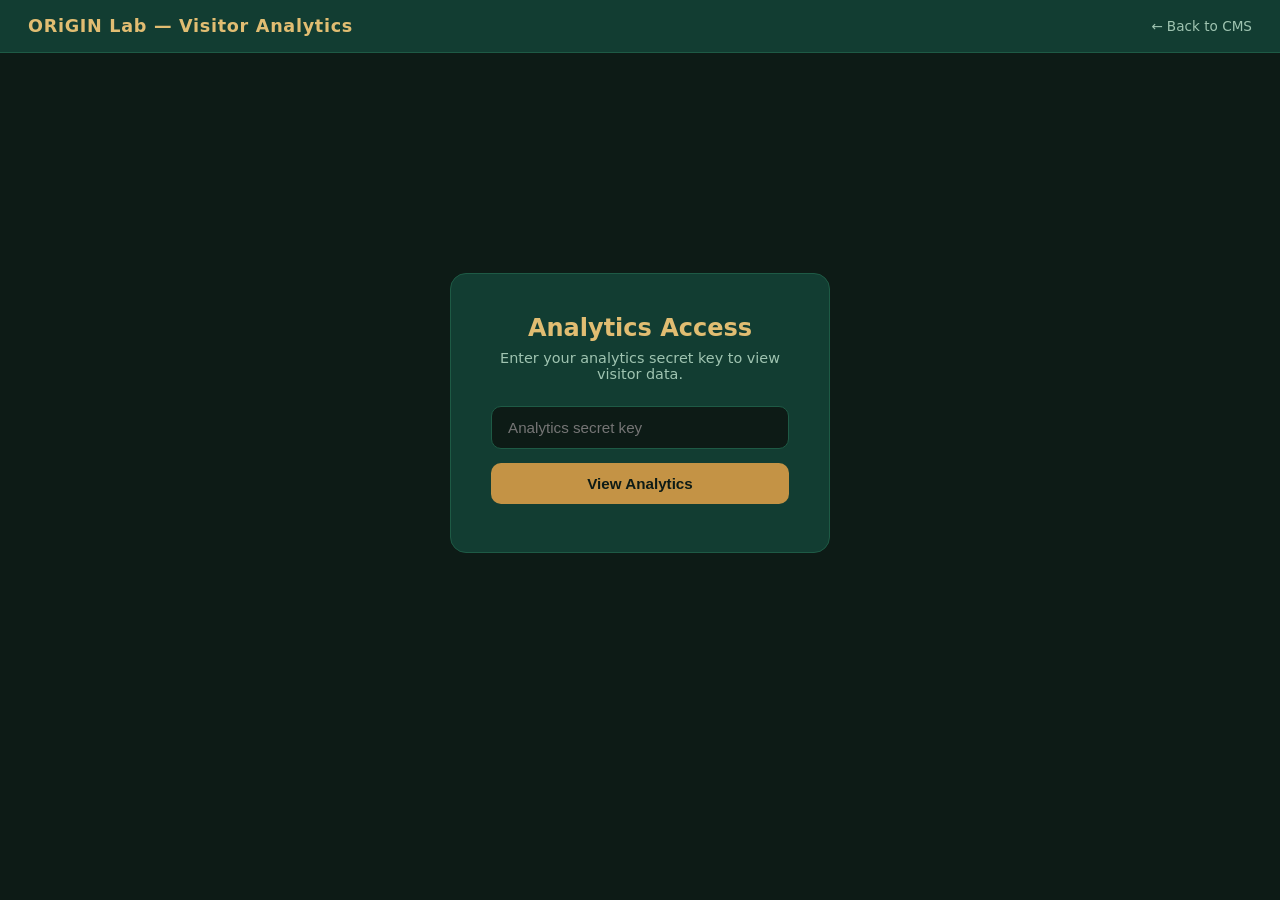
<file: admin/analytics.html>
<!DOCTYPE html>
<html lang="en">
<head>
<meta charset="utf-8"/>
<meta name="viewport" content="width=device-width,initial-scale=1"/>
<title>ORiGIN Lab — Visitor Analytics</title>
<meta name="robots" content="noindex,nofollow"/>
<style>
*{box-sizing:border-box;margin:0;padding:0}
body{font-family:'Segoe UI',system-ui,sans-serif;background:#0d1b16;color:#e8f0ec;min-height:100vh}
.topbar{background:#123d32;padding:16px 28px;display:flex;align-items:center;justify-content:space-between;border-bottom:1px solid #1e5a45}
.topbar h1{font-size:1.1rem;font-weight:700;color:#e1bd72;letter-spacing:.04em}
.topbar a{color:#9fc4b1;font-size:.85rem;text-decoration:none}
.login-wrap{display:flex;align-items:center;justify-content:center;min-height:80vh}
.login-box{background:#123d32;border:1px solid #1e5a45;border-radius:16px;padding:40px;max-width:380px;width:100%;text-align:center}
.login-box h2{color:#e1bd72;margin-bottom:8px}
.login-box p{color:#9fc4b1;font-size:.9rem;margin-bottom:24px}
.login-box input{width:100%;padding:12px 16px;border-radius:10px;border:1px solid #1e5a45;background:#0d1b16;color:#e8f0ec;font-size:.95rem;margin-bottom:14px}
.btn{background:#c49345;color:#0d1b16;border:none;padding:12px 24px;border-radius:10px;font-weight:700;cursor:pointer;font-size:.95rem;width:100%}
.btn:hover{background:#e1bd72}
.err{color:#f87171;font-size:.85rem;margin-top:8px}
.dashboard{display:none;padding:24px 28px}
.stats-row{display:grid;grid-template-columns:repeat(auto-fit,minmax(180px,1fr));gap:16px;margin-bottom:28px}
.stat-card{background:#123d32;border:1px solid #1e5a45;border-radius:14px;padding:20px 24px}
.stat-card .label{font-size:.78rem;color:#9fc4b1;text-transform:uppercase;letter-spacing:.08em;margin-bottom:6px}
.stat-card .value{font-size:2rem;font-weight:700;color:#e1bd72}
.section{background:#123d32;border:1px solid #1e5a45;border-radius:14px;padding:22px;margin-bottom:22px}
.section h3{font-size:.9rem;font-weight:700;color:#e1bd72;text-transform:uppercase;letter-spacing:.06em;margin-bottom:16px}
table{width:100%;border-collapse:collapse;font-size:.82rem}
th{text-align:left;padding:8px 10px;color:#9fc4b1;border-bottom:1px solid #1e5a45;font-weight:600}
td{padding:8px 10px;border-bottom:1px solid #0d1b16;color:#cce0d6}
tr:last-child td{border-bottom:none}
tr:hover td{background:#0d1b1680}
.flag{font-size:1.1rem;margin-right:6px}
.bar-wrap{margin-top:6px}
.bar-row{display:flex;align-items:center;gap:10px;margin-bottom:8px;font-size:.82rem}
.bar-label{width:120px;color:#cce0d6;white-space:nowrap;overflow:hidden;text-overflow:ellipsis}
.bar{height:18px;background:#c49345;border-radius:4px;min-width:4px}
.bar-val{color:#9fc4b1;font-size:.78rem}
.grid2{display:grid;grid-template-columns:1fr 1fr;gap:20px}
@media(max-width:700px){.grid2{grid-template-columns:1fr}}
.loading{text-align:center;padding:60px;color:#9fc4b1}
.refresh{background:transparent;border:1px solid #1e5a45;color:#9fc4b1;padding:8px 16px;border-radius:8px;cursor:pointer;font-size:.82rem;margin-left:12px}
.refresh:hover{border-color:#c49345;color:#e1bd72}
.country-flag{display:inline-block;width:20px;text-align:center}
</style>
</head>
<body>
<div class="topbar">
  <h1>ORiGIN Lab — Visitor Analytics</h1>
  <a href="/admin/">← Back to CMS</a>
</div>

<div class="login-wrap" id="loginWrap">
  <div class="login-box">
    <h2>Analytics Access</h2>
    <p>Enter your analytics secret key to view visitor data.</p>
    <input type="password" id="secretInput" placeholder="Analytics secret key" onkeydown="if(event.key==='Enter')login()"/>
    <button class="btn" onclick="login()">View Analytics</button>
    <div class="err" id="loginErr"></div>
  </div>
</div>

<div class="dashboard" id="dashboard">
  <div class="stats-row" id="statsRow"></div>
  <div id="mainContent"><div class="loading">Loading data...</div></div>
</div>

<script>
const BACKEND='https://origin-lab-backend.onrender.com';
let SECRET='';

function login(){
  const v=document.getElementById('secretInput').value.trim();
  if(!v){document.getElementById('loginErr').textContent='Please enter the secret key.';return;}
  SECRET=v;
  loadData();
}

async function loadData(){
  document.getElementById('loginErr').textContent='';
  try{
    const r=await fetch(BACKEND+'/api/track/data',{headers:{'x-analytics-secret':SECRET}});
    if(r.status===401){document.getElementById('loginErr').textContent='Invalid secret key.';SECRET='';return;}
    if(!r.ok)throw new Error('Server error '+r.status);
    const d=await r.json();
    document.getElementById('loginWrap').style.display='none';
    document.getElementById('dashboard').style.display='block';
    renderDashboard(d);
    sessionStorage.setItem('analytics_secret',SECRET);
  }catch(e){document.getElementById('loginErr').textContent='Error: '+e.message;}
}

function flag(code){
  if(!code)return '';
  const f=code.toUpperCase().split('').map(c=>String.fromCodePoint(c.charCodeAt(0)+127397)).join('');
  return '<span class="country-flag">'+f+'</span>';
}

function renderDashboard(d){
  const human=d.rows.filter(r=>!r.is_bot).length;
  const bots=d.rows.filter(r=>r.is_bot).length;
  const countries=new Set(d.rows.filter(r=>!r.is_bot&&r.country).map(r=>r.country)).size;
  document.getElementById('statsRow').innerHTML=
    stat('Total Visits',d.total)+
    stat('Human Visits',human)+
    stat('Bots Filtered',bots)+
    stat('Countries',countries);

  const mc=document.getElementById('mainContent');
  mc.innerHTML=
    section('Recent Visitors',recentTable(d.rows.slice(0,50)))+
    '<div class="grid2">'+
      section('Top Countries',countryBars(d.summary))+
      section('Top Pages',pageBars(d.pages))+
    '</div>'+
    '<div class="grid2">'+
      section('Devices',simpleBars(d.devices,'device','n'))+
      section('Browsers',simpleBars(d.browsers,'browser','n'))+
    '</div>'+
    section('Daily Visits (last 30 days)',dailyTable(d.daily));
}

function stat(label,value){
  return '<div class="stat-card"><div class="label">'+label+'</div><div class="value">'+value+'</div></div>';
}
function section(title,content){
  return '<div class="section"><h3>'+title+'</h3>'+content+'</div>';
}
function recentTable(rows){
  if(!rows.length)return '<p style="color:#9fc4b1;font-size:.85rem">No visits yet.</p>';
  return '<div style="overflow-x:auto"><table><thead><tr><th>Time (UTC)</th><th>Page</th><th>Country</th><th>City</th><th>IP</th><th>Device</th><th>Browser</th><th>OS</th><th>Bot</th><th>ISP / Referrer</th></tr></thead><tbody>'+
    rows.map(r=>'<tr><td>'+r.ts.replace('T',' ').substring(0,19)+'</td><td>'+esc(r.page||'/')+'</td><td>'+flag(r.country_code)+esc(r.country||'—')+'</td><td>'+esc(r.city||'—')+'</td><td>'+esc(r.ip||'—')+'</td><td>'+esc(r.device||'—')+'</td><td>'+esc(r.browser||'—')+'</td><td>'+esc(r.os||'—')+'</td><td>'+(r.is_bot?'🤖':'👤')+'</td><td>'+esc((r.isp||r.referrer||'—').substring(0,40))+'</td></tr>').join('')+
  '</tbody></table></div>';
}
function countryBars(rows){
  if(!rows.length)return '<p style="color:#9fc4b1;font-size:.85rem">No data yet.</p>';
  const max=rows[0].visits;
  return '<div class="bar-wrap">'+rows.map(r=>'<div class="bar-row"><div class="bar-label">'+flag(r.country_code)+esc(r.country)+'</div><div class="bar" style="width:'+Math.max(4,Math.round(r.visits/max*200))+'px"></div><span class="bar-val">'+r.visits+'</span></div>').join('')+'</div>';
}
function pageBars(rows){
  if(!rows.length)return '<p style="color:#9fc4b1;font-size:.85rem">No data yet.</p>';
  const max=rows[0].hits;
  return '<div class="bar-wrap">'+rows.map(r=>'<div class="bar-row"><div class="bar-label" title="'+esc(r.page)+'">'+esc((r.page||'/').substring(0,22))+'</div><div class="bar" style="width:'+Math.max(4,Math.round(r.hits/max*200))+'px"></div><span class="bar-val">'+r.hits+'</span></div>').join('')+'</div>';
}
function simpleBars(rows,labelKey,valKey){
  if(!rows.length)return '<p style="color:#9fc4b1;font-size:.85rem">No data yet.</p>';
  const max=rows[0][valKey];
  return '<div class="bar-wrap">'+rows.map(r=>'<div class="bar-row"><div class="bar-label">'+esc(r[labelKey])+'</div><div class="bar" style="width:'+Math.max(4,Math.round(r[valKey]/max*200))+'px"></div><span class="bar-val">'+r[valKey]+'</span></div>').join('')+'</div>';
}
function dailyTable(rows){
  if(!rows.length)return '<p style="color:#9fc4b1;font-size:.85rem">No data yet.</p>';
  return '<div style="overflow-x:auto"><table><thead><tr><th>Date</th><th>Visits</th></tr></thead><tbody>'+rows.map(r=>'<tr><td>'+esc(r.date)+'</td><td>'+r.visits+'</td></tr>').join('')+'</tbody></table></div>';
}
function esc(s){return String(s||'').replace(/[&<>"']/g,c=>({'&':'&amp;','<':'&lt;','>':'&gt;','"':'&quot;',"'":'&#39;'}[c]));}

// Auto-restore session
const saved=sessionStorage.getItem('analytics_secret');
if(saved){SECRET=saved;loadData();}
</script>
</body>
</html>
</file>
<file: assets/css/styles.css>
@import url('https://fonts.googleapis.com/css2?family=DM+Sans:wght@400;500;600;700&family=Lora:ital,wght@0,500;0,600;0,700;1,500;1,600&display=swap');
:root{--forest-950:#081f19;--forest-900:#123d32;--forest-800:#1c5141;--forest-700:#2d6b55;--moss:#839a72;--moss-soft:#dfe7d8;--amber:#c49345;--amber-dark:#946a2f;--cream:#f5f1e8;--paper:#fffdf8;--ink:#18201d;--muted:#5c6964;--line:rgba(18,61,50,.16);--white:#fff;--shadow:0 24px 70px rgba(8,31,25,.12);--radius-xl:32px;--radius-lg:22px;--radius-md:14px;--container:1180px;--header:78px}
*{box-sizing:border-box}html{scroll-behavior:smooth}body{margin:0;background:var(--paper);color:var(--ink);font-family:'DM Sans',system-ui,sans-serif;font-size:17px;line-height:1.65}body.nav-open{overflow:hidden}a{color:inherit}img{max-width:100%;display:block}button,input,select,textarea{font:inherit}.container{width:min(calc(100% - 40px),var(--container));margin:auto}.skip-link{position:fixed;top:-80px;left:16px;background:white;padding:12px 16px;z-index:1000;border-radius:10px}.skip-link:focus{top:12px}.site-header{height:var(--header);position:sticky;top:0;z-index:100;background:rgba(255,253,248,.92);backdrop-filter:blur(16px);border-bottom:1px solid var(--line)}.header-inner{height:100%;display:flex;align-items:center;gap:28px}.brand{display:flex;align-items:center;gap:12px;text-decoration:none;min-width:245px}.brand img{width:48px;height:48px}.brand-name{font:700 1.28rem 'Lora',serif;color:var(--forest-900);display:block;line-height:1}.brand-full{display:block;font-size:.65rem;line-height:1.25;color:var(--muted);max-width:210px;margin-top:5px}.nav{display:flex;align-items:center;gap:4px;margin-left:auto}.nav a{padding:9px 10px;text-decoration:none;font-size:.91rem;font-weight:600;color:var(--muted);border-radius:10px}.nav a:hover,.nav a[aria-current=page]{background:var(--cream);color:var(--forest-900)}.nav .nav-cta{background:var(--forest-900);color:#fff;padding-inline:16px;margin-left:5px}.nav .nav-cta:hover{background:var(--forest-700);color:#fff}.menu-button{display:none;margin-left:auto;border:1px solid var(--line);background:white;border-radius:12px;padding:10px;cursor:pointer}.menu-button span{display:block;width:24px;height:2px;background:var(--forest-900);margin:5px}
.hero{min-height:calc(100vh - var(--header));position:relative;display:grid;align-items:end;color:#fff;overflow:hidden;background:var(--forest-950)}.hero-bg{position:absolute;inset:0;width:100%;height:100%;object-fit:cover;opacity:.64}.hero:after{content:'';position:absolute;inset:0;background:linear-gradient(90deg,rgba(8,31,25,.95) 0%,rgba(8,31,25,.76) 45%,rgba(8,31,25,.28) 100%),linear-gradient(0deg,rgba(8,31,25,.75),transparent 58%)}.hero-lines{position:absolute;inset:auto -10% -15% 40%;height:70%;border:1px solid rgba(255,255,255,.14);border-radius:50%;transform:rotate(-14deg);z-index:1}.hero-lines:before,.hero-lines:after{content:'';position:absolute;border:1px solid rgba(255,255,255,.12);border-radius:50%;inset:8%}.hero-lines:after{inset:18%}.hero-content{position:relative;z-index:2;padding:clamp(90px,13vw,170px) 0 74px;max-width:790px}.eyebrow{font-weight:700;text-transform:uppercase;letter-spacing:.16em;font-size:.76rem;color:#d7c193;margin:0 0 16px}.hero h1{font:700 clamp(3.4rem,9vw,7.5rem)/.94 'Lora',serif;margin:0;letter-spacing:-.045em}.hero-full{font:500 clamp(1.12rem,2.3vw,1.7rem)/1.35 'Lora',serif;max-width:760px;color:#f2eadc;margin:24px 0 0}.hero-tagline{font:italic 500 clamp(1.18rem,2vw,1.5rem) 'Lora',serif;color:#e1bd72;margin:18px 0 0}.hero-description{max-width:690px;color:rgba(255,255,255,.84);font-size:1.08rem}.actions{display:flex;flex-wrap:wrap;gap:12px;margin-top:28px}.button{display:inline-flex;align-items:center;gap:9px;text-decoration:none;border-radius:999px;padding:13px 20px;background:var(--amber);color:var(--forest-950);font-weight:700;border:1px solid transparent}.button:hover{transform:translateY(-2px);box-shadow:0 12px 30px rgba(0,0,0,.16)}.button.secondary{background:transparent;color:#fff;border-color:rgba(255,255,255,.45)}.button.dark{background:var(--forest-900);color:#fff}.button.ghost{background:transparent;border-color:var(--line);color:var(--forest-900)}
.page-hero{padding:86px 0 72px;background:var(--cream);position:relative;overflow:hidden}.page-hero:after{content:'';position:absolute;width:460px;height:460px;border:1px solid rgba(18,61,50,.1);border-radius:50%;right:-180px;top:-230px;box-shadow:0 0 0 45px rgba(18,61,50,.025),0 0 0 90px rgba(18,61,50,.02)}.page-hero h1{font:700 clamp(2.6rem,6vw,5rem)/1 'Lora',serif;color:var(--forest-900);margin:0}.page-hero p{font:500 1.2rem 'Lora',serif;color:var(--muted);max-width:780px;margin:18px 0 0}.breadcrumbs{font-size:.8rem;margin-bottom:20px;color:var(--forest-700)}.breadcrumbs a{text-decoration:none}.section{padding:96px 0}.section.compact{padding:70px 0}.section.dark{background:var(--forest-950);color:white}.section.cream{background:var(--cream)}.section-head{display:flex;align-items:end;justify-content:space-between;gap:25px;margin-bottom:38px}.section-head h2,.content-title{font:700 clamp(2rem,4vw,3.45rem)/1.1 'Lora',serif;margin:0;color:var(--forest-900);letter-spacing:-.025em}.dark .section-head h2,.dark .content-title{color:white}.section-head p{max-width:590px;color:var(--muted);margin:0}.dark .section-head p{color:rgba(255,255,255,.7)}.text-link{font-weight:700;color:var(--forest-700);text-decoration:none}.intro-grid{display:grid;grid-template-columns:1.1fr .9fr;gap:50px;align-items:start}.lede{font:500 clamp(1.4rem,2.5vw,2rem)/1.5 'Lora',serif;color:var(--forest-800);margin-top:0}.fact-panel{background:white;border:1px solid var(--line);border-radius:var(--radius-xl);padding:34px;box-shadow:var(--shadow)}.fact-panel strong{display:block;color:var(--forest-900);margin-bottom:8px}.grid{display:grid;gap:20px}.grid-2{grid-template-columns:repeat(2,minmax(0,1fr))}.grid-3{grid-template-columns:repeat(3,minmax(0,1fr))}.grid-4{grid-template-columns:repeat(4,minmax(0,1fr))}.card{border:1px solid var(--line);border-radius:var(--radius-lg);padding:28px;background:white;position:relative;overflow:hidden;transition:.25s ease}.card:hover{transform:translateY(-5px);box-shadow:var(--shadow);border-color:rgba(18,61,50,.3)}.card h3{font:700 1.35rem/1.25 'Lora',serif;color:var(--forest-900);margin:8px 0 12px}.card p{color:var(--muted);margin:0}.card-kicker{font-size:.73rem;text-transform:uppercase;letter-spacing:.12em;color:var(--amber-dark);font-weight:700}.card-icon{width:48px;height:48px;border-radius:16px;background:var(--moss-soft);display:grid;place-items:center;color:var(--forest-900);font-weight:800}.card-link{position:absolute;inset:0;z-index:1}.card .inline-link{position:relative;z-index:2}.bento{display:grid;grid-template-columns:repeat(12,1fr);gap:18px}.bento .card:nth-child(1){grid-column:span 7}.bento .card:nth-child(2){grid-column:span 5}.bento .card:nth-child(3),.bento .card:nth-child(4){grid-column:span 6}.question-list{display:grid;gap:14px;counter-reset:q}.question{display:grid;grid-template-columns:46px 1fr;align-items:center;gap:18px;padding:18px 22px;border-bottom:1px solid var(--line);font:600 1.08rem 'Lora',serif}.question:before{counter-increment:q;content:counter(q,decimal-leading-zero);font:700 .8rem 'DM Sans';color:var(--amber-dark)}.workflow{display:grid;grid-template-columns:repeat(5,1fr);gap:0;border:1px solid rgba(255,255,255,.16);border-radius:var(--radius-xl);overflow:hidden}.workflow article{padding:27px;border-right:1px solid rgba(255,255,255,.15)}.workflow article:last-child{border:0}.workflow .number{color:#e1bd72;font-weight:700}.workflow h3{font:600 1.05rem 'Lora',serif}.workflow p{font-size:.9rem;color:rgba(255,255,255,.65)}
.status{display:inline-flex;border-radius:999px;padding:6px 10px;background:var(--moss-soft);color:var(--forest-800);font-size:.72rem;font-weight:700}.project-meta{display:grid;grid-template-columns:1fr 1fr;gap:12px;margin:20px 0;font-size:.88rem}.project-meta span{display:block;color:var(--muted)}.project-meta strong{display:block;color:var(--ink)}.tags{display:flex;flex-wrap:wrap;gap:7px;margin-top:18px}.tag{font-size:.74rem;border:1px solid var(--line);padding:5px 9px;border-radius:999px;color:var(--forest-700)}.publication{display:grid;grid-template-columns:78px 1fr auto;gap:22px;padding:24px 0;border-bottom:1px solid var(--line);align-items:start}.pub-year{font:700 1.4rem 'Lora',serif;color:var(--amber-dark)}.publication h3{font:600 1.12rem/1.4 'Lora',serif;margin:0 0 8px;color:var(--forest-900)}.publication p{margin:4px 0;color:var(--muted);font-size:.91rem}.external{white-space:nowrap;text-decoration:none;font-weight:700;color:var(--forest-700)}.filters{display:flex;gap:9px;flex-wrap:wrap;margin-bottom:28px}.filter{border:1px solid var(--line);background:white;padding:8px 14px;border-radius:999px;cursor:pointer;color:var(--forest-800);font-weight:600}.filter.active{background:var(--forest-900);color:white}.hidden{display:none!important}.profile{display:grid;grid-template-columns:250px 1fr;gap:40px;align-items:start}.profile-visual{aspect-ratio:1;border-radius:var(--radius-xl);background:linear-gradient(145deg,var(--forest-900),var(--forest-700));display:grid;place-items:center;position:relative;overflow:hidden}.profile-visual span{font:700 4rem 'Lora';color:white}.profile-visual:after{content:'';position:absolute;width:160px;height:160px;border:1px solid rgba(255,255,255,.2);border-radius:50%;bottom:-60px;right:-40px}.profile h2{font:700 2.6rem 'Lora',serif;margin:0;color:var(--forest-900)}.role{color:var(--amber-dark);font-weight:700}.pill-list{display:flex;flex-wrap:wrap;gap:8px;padding:0;list-style:none}.pill-list li{background:var(--cream);border-radius:999px;padding:7px 12px;font-size:.82rem;color:var(--forest-800)}.profile-links{display:flex;gap:10px;flex-wrap:wrap;margin-top:20px}.collaborator{display:flex;flex-direction:column;min-height:310px}.collaborator .country{color:var(--amber-dark);font-size:.75rem;text-transform:uppercase;letter-spacing:.1em;font-weight:700}.collaborator a{margin-top:auto;padding-top:18px;text-decoration:none;font-weight:700;color:var(--forest-700)}.empty-state{padding:34px;border:1px dashed rgba(18,61,50,.3);border-radius:var(--radius-lg);text-align:center;color:var(--muted);background:rgba(245,241,232,.5)}.news-card{padding:0}.news-card-body{padding:26px}.news-date{font-size:.77rem;color:var(--muted)}.news-card h3{margin-top:10px}.news-card .publisher{font-weight:700;color:var(--forest-700);font-size:.86rem}.news-band{height:10px;background:linear-gradient(90deg,var(--forest-700),var(--amber))}.opportunity{border-left:4px solid var(--amber)}.contact-layout{display:grid;grid-template-columns:.8fr 1.2fr;gap:40px}.contact-card{background:var(--forest-900);color:white;padding:38px;border-radius:var(--radius-xl)}.contact-card h2{font:700 2rem 'Lora';margin-top:0}.contact-card a{color:#e1bd72}.form{display:grid;gap:18px}.field{display:grid;gap:7px}.field label{font-weight:700;color:var(--forest-900)}.field input,.field select,.field textarea{width:100%;border:1px solid var(--line);border-radius:12px;padding:13px;background:white;color:var(--ink)}.field textarea{min-height:150px;resize:vertical}.form-note{font-size:.82rem;color:var(--muted)}
.site-footer{background:var(--forest-950);color:#fff;padding:70px 0 24px}.footer-grid{display:grid;grid-template-columns:1.5fr .8fr .8fr;gap:60px}.footer-brand{display:flex;align-items:center;gap:14px}.footer-brand img{width:58px}.footer-brand strong{font:700 1.5rem 'Lora'}.footer-full{color:rgba(255,255,255,.65);max-width:560px}.footer-links{display:grid;gap:8px}.footer-links a{text-decoration:none;color:rgba(255,255,255,.74)}.footer-links a:hover{color:white}.footer-bottom{border-top:1px solid rgba(255,255,255,.13);margin-top:48px;padding-top:20px;display:flex;justify-content:space-between;gap:20px;color:rgba(255,255,255,.58);font-size:.8rem}.provisional-note{font-size:.75rem;color:rgba(255,255,255,.46)}
.reveal{opacity:0;transform:translateY(16px);transition:.65s ease}.reveal.visible{opacity:1;transform:none}@media(prefers-reduced-motion:reduce){*{scroll-behavior:auto!important;transition:none!important}.reveal{opacity:1;transform:none}}
@media(max-width:1000px){.nav{display:none;position:fixed;inset:var(--header) 0 0;background:var(--paper);padding:25px;flex-direction:column;align-items:stretch}.nav.open{display:flex}.nav a{padding:14px}.menu-button{display:block}.brand-full{display:none}.brand{min-width:auto}.grid-4{grid-template-columns:repeat(2,1fr)}.grid-3{grid-template-columns:repeat(2,1fr)}.workflow{grid-template-columns:repeat(2,1fr)}.workflow article{border-bottom:1px solid rgba(255,255,255,.15)}.bento .card{grid-column:span 6!important}}
@media(max-width:720px){body{font-size:16px}.container{width:min(calc(100% - 28px),var(--container))}.section{padding:70px 0}.hero{min-height:720px}.hero-content{padding-bottom:54px}.hero h1{font-size:clamp(3.1rem,16vw,5.2rem)}.page-hero{padding:62px 0}.intro-grid,.profile,.contact-layout{grid-template-columns:1fr}.profile-visual{max-width:250px}.grid-2,.grid-3,.grid-4{grid-template-columns:1fr}.bento{grid-template-columns:1fr}.bento .card{grid-column:auto!important}.workflow{grid-template-columns:1fr}.workflow article{border-right:0}.publication{grid-template-columns:58px 1fr}.publication .external{grid-column:2}.project-meta{grid-template-columns:1fr}.section-head{align-items:start;flex-direction:column}.footer-grid{grid-template-columns:1fr;gap:32px}.footer-bottom{flex-direction:column}.actions{align-items:stretch}.actions .button{justify-content:center}.brand-name{font-size:1.15rem}}
</file>
<file: assets/css/accessibility.css>
/* ORiGIN Lab - Accessibility Widget */
:root{--access-font-scale:1}
html{font-size:calc(100% * var(--access-font-scale))}
.origin-access-widget{position:fixed;right:22px;bottom:22px;z-index:9999;font-family:inherit}
.origin-access-toggle{width:54px;height:54px;border:0;border-radius:50%;background:#173f35;color:#fff;cursor:pointer;box-shadow:0 4px 20px rgba(0,0,0,.28);display:flex;align-items:center;justify-content:center;transition:background .2s,transform .15s}
.origin-access-toggle:hover,.origin-access-toggle:focus-visible{background:#b68a36;transform:scale(1.06);outline:3px solid #b68a36;outline-offset:3px}
.origin-access-icon{font-size:1.1rem;font-weight:700;letter-spacing:.02em;line-height:1;user-select:none}
.origin-access-panel{position:fixed;right:22px;bottom:84px;width:300px;padding:16px;background:#fff;border:1px solid #d4cfc8;border-radius:14px;box-shadow:0 16px 40px rgba(0,0,0,.22);font-size:.9rem;max-height:calc(100vh - 120px);overflow-y:auto;z-index:9998}
.origin-access-header{display:flex;justify-content:space-between;align-items:center;margin-bottom:12px;padding-bottom:10px;border-bottom:1px solid #e8e4de;color:#173f35;font-weight:600;font-size:.95rem}
.origin-access-close{background:none!important;border:none!important;padding:0 4px!important;margin:0!important;width:auto!important;min-height:unset!important;color:#173f35!important;font-size:22px!important;line-height:1;cursor:pointer}
.origin-access-close:hover{color:#b68a36!important}
.origin-access-group-label{display:block;font-size:.67rem;letter-spacing:.1em;text-transform:uppercase;color:#7a6f65;margin:12px 0 5px;font-weight:600}
.origin-access-btn-row{display:flex;gap:6px;align-items:center;margin:3px 0}
.origin-access-btn-row button{flex:1}
.origin-font-scale-val{font-size:.8rem;color:#173f35;font-weight:600;min-width:38px;text-align:center}
.origin-access-panel button:not(.origin-access-close):not(.origin-access-toggle){width:100%;min-height:40px;margin:3px 0;border:1.5px solid #d4cfc8;border-radius:8px;background:#f0ede8;color:#173f35;cursor:pointer;font-size:.85rem;font-weight:500;font-family:inherit;transition:background .15s,border-color .15s,color .15s}
.origin-access-panel button:not(.origin-access-close):not(.origin-access-toggle):hover,.origin-access-panel button:not(.origin-access-close):not(.origin-access-toggle):focus-visible{background:#173f35;color:#fff;border-color:#173f35;outline:2px solid #b68a36;outline-offset:2px}
.origin-access-panel button.is-active{background:#173f35!important;color:#fff!important;border-color:#173f35!important}
.origin-access-panel select{width:100%;min-height:40px;margin:3px 0;border:1.5px solid #d4cfc8;border-radius:8px;background:#f0ede8;color:#173f35;font-size:.85rem;font-family:inherit;padding:0 10px;cursor:pointer}
.origin-access-panel select:focus-visible{outline:2px solid #b68a36;outline-offset:2px;border-color:#173f35}
.origin-access-note{display:block;margin-top:12px;padding-top:10px;border-top:1px solid #e8e4de;font-size:.7rem;color:#7a6f65;line-height:1.5}
html.origin-high-contrast body{background:#000!important;color:#fff!important}
html.origin-high-contrast :is(header,.site-header,nav,main,section,article,footer,.card,.fact-panel,.publication,.bento,.workflow article){background:#000!important;color:#fff!important;border-color:#555!important}
html.origin-high-contrast a{color:#ffff00!important;text-decoration:underline!important}
html.origin-high-contrast .button,html.origin-high-contrast .nav-cta{background:#fff!important;color:#000!important;border:2px solid #ffff00!important}
html.origin-high-contrast .hero-bg{filter:contrast(1.4) brightness(0.5)}
html.origin-dyslexia,html.origin-dyslexia *{font-family:'OpenDyslexic',Comic Sans MS,Arial,sans-serif!important;letter-spacing:.05em!important;word-spacing:.15em!important;line-height:1.8!important}
html.origin-reduce-motion *,html.origin-reduce-motion *::before,html.origin-reduce-motion *::after{animation-duration:.001ms!important;animation-iteration-count:1!important;transition-duration:.001ms!important;scroll-behavior:auto!important}
html.origin-highlight-links a{background:#ffff00!important;color:#000!important;padding:1px 3px!important;border-radius:2px!important;text-decoration:underline!important}
html.origin-profile-protanopia{filter:url(#origin-protanopia)}
html.origin-profile-deuteranopia{filter:url(#origin-deuteranopia)}
html.origin-profile-tritanopia{filter:url(#origin-tritanopia)}
html.origin-profile-protanomaly{filter:url(#origin-protanomaly)}
html.origin-profile-deuteranomaly{filter:url(#origin-deuteranomaly)}
html.origin-profile-tritanomaly{filter:url(#origin-tritanomaly)}
html.origin-profile-achromatopsia{filter:url(#origin-achromatopsia)}
html.origin-profile-achromatomaly{filter:url(#origin-achromatomaly)}
@media(max-width:600px){.origin-access-widget{right:14px;bottom:14px}.origin-access-panel{width:min(300px,calc(100vw - 28px));right:14px;bottom:76px}}
</file>
